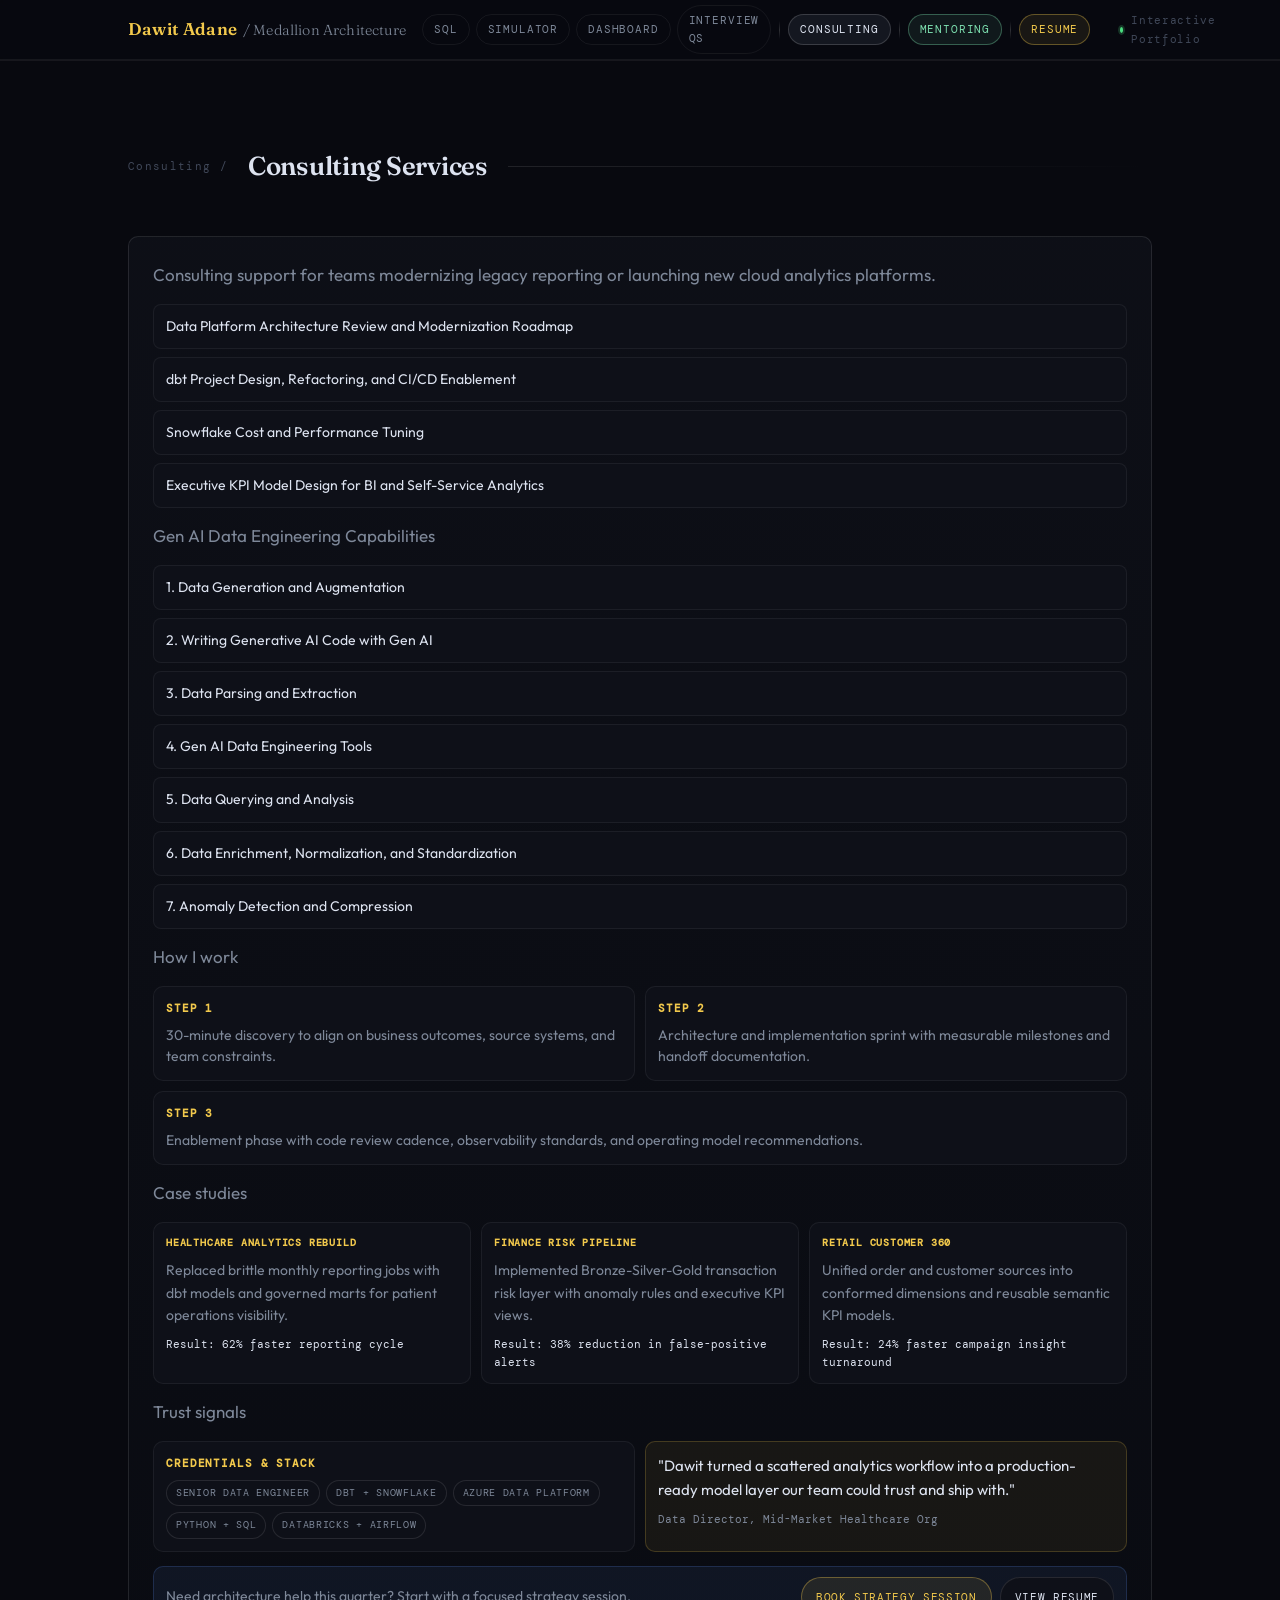
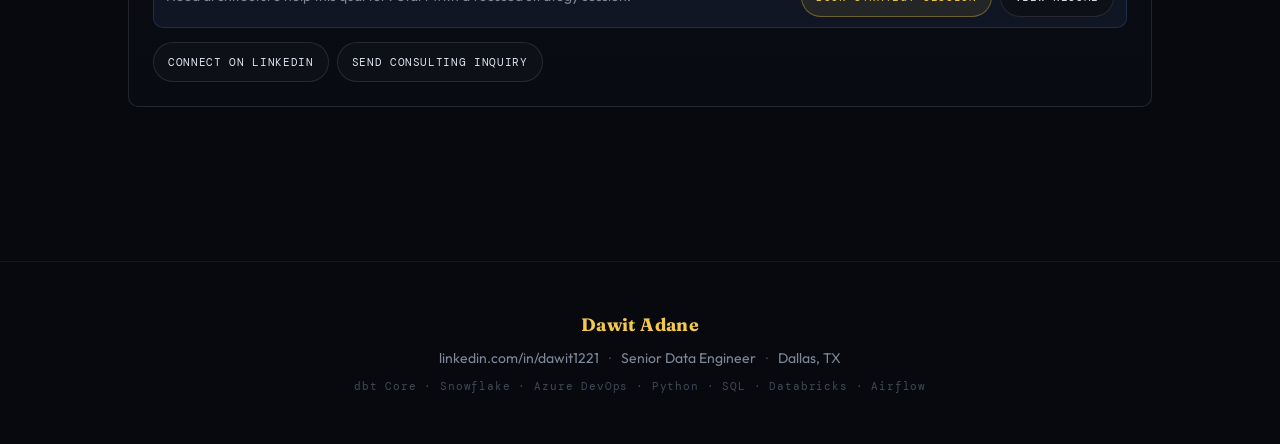
<file: consulting.html>
<!DOCTYPE html>
<html lang="en">
<head>
<meta charset="UTF-8">
<meta name="viewport" content="width=device-width, initial-scale=1.0">
<title>Consulting - Dawit Adane</title>
<meta name="description" content="Data engineering consulting services covering platform architecture, dbt transformation design, Snowflake optimization, and KPI model delivery.">
<link rel="canonical" href="consulting.html">
<meta property="og:type" content="website">
<meta property="og:title" content="Consulting - Dawit Adane">
<meta property="og:description" content="Consulting support for modern data platforms, analytics architecture, and Gen AI data engineering capabilities.">
<meta property="og:url" content="consulting.html">
<meta name="twitter:card" content="summary">
<meta name="twitter:title" content="Consulting - Dawit Adane">
<meta name="twitter:description" content="Senior Data Engineer consulting for architecture, reliability, and analytics outcomes.">
<link rel="preconnect" href="https://fonts.googleapis.com">
<link rel="preconnect" href="https://fonts.gstatic.com" crossorigin>
<link href="https://fonts.googleapis.com/css2?family=Fraunces:ital,opsz,wght@0,9..144,300;0,9..144,600;0,9..144,800;1,9..144,400&family=DM+Mono:wght@400;500&family=Outfit:wght@300;400;500;600&display=swap" rel="stylesheet">
<link rel="stylesheet" href="styles.css">
</head>
<body>
<nav class="nav">
  <div class="container" style="padding-top:0;padding-bottom:0;width:100%;">
    <div class="nav__inner">
      <div class="nav__brand">Dawit Adane<em>/ Medallion Architecture</em></div>
      <div class="nav__tabs" aria-label="Portfolio Sections">
        <a class="nav__tab" href="site-index.html#sql-section">SQL</a>
        <a class="nav__tab" href="site-index.html#sim-section">Simulator</a>
        <a class="nav__tab" href="site-index.html#dash-section">Dashboard</a>
        <a class="nav__tab" href="data-engineering-interview-questions.html">Interview Qs</a>
        <span class="nav__separator" aria-hidden="true"></span>
        <a class="nav__tab nav__tab--consulting is-active" href="consulting.html">Consulting</a>
        <span class="nav__separator" aria-hidden="true"></span>
        <a class="nav__tab nav__tab--mentoring" href="mentoring.html">Mentoring</a>
        <span class="nav__separator" aria-hidden="true"></span>
        <a class="nav__tab nav__tab--resume" href="resume.html">Resume</a>
      </div>
      <div class="nav__right"><div class="pulse"></div><span>Interactive Portfolio</span></div>
    </div>
  </div>
</nav>

<section class="section" id="consulting-section" style="padding-top: clamp(40px, 7vw, 84px);">
  <div class="container">
    <div class="section__header">
      <span class="section__num">Consulting /</span>
      <h1 class="section__title">Consulting Services</h1>
      <div class="section__line"></div>
    </div>

    <div class="service-card">
      <p class="service-card__intro">Consulting support for teams modernizing legacy reporting or launching new cloud analytics platforms.</p>
      <div class="service-list">
        <div class="service-list__row">Data Platform Architecture Review and Modernization Roadmap</div>
        <div class="service-list__row">dbt Project Design, Refactoring, and CI/CD Enablement</div>
        <div class="service-list__row">Snowflake Cost and Performance Tuning</div>
        <div class="service-list__row">Executive KPI Model Design for BI and Self-Service Analytics</div>
      </div>
      <p class="service-card__intro" style="margin-top:14px;">Gen AI Data Engineering Capabilities</p>
      <div class="service-list">
        <div class="service-list__row">1. Data Generation and Augmentation</div>
        <div class="service-list__row">2. Writing Generative AI Code with Gen AI</div>
        <div class="service-list__row">3. Data Parsing and Extraction</div>
        <div class="service-list__row">4. Gen AI Data Engineering Tools</div>
        <div class="service-list__row">5. Data Querying and Analysis</div>
        <div class="service-list__row">6. Data Enrichment, Normalization, and Standardization</div>
        <div class="service-list__row">7. Anomaly Detection and Compression</div>
      </div>
      <p class="service-card__intro" style="margin-top:14px;">How I work</p>
      <div class="service-grid">
        <div class="service-item"><h3>Step 1</h3><p>30-minute discovery to align on business outcomes, source systems, and team constraints.</p></div>
        <div class="service-item"><h3>Step 2</h3><p>Architecture and implementation sprint with measurable milestones and handoff documentation.</p></div>
        <div class="service-item service-item--wide"><h3>Step 3</h3><p>Enablement phase with code review cadence, observability standards, and operating model recommendations.</p></div>
      </div>

      <p class="service-card__intro" style="margin-top:14px;">Case studies</p>
      <div class="impact-grid">
        <article class="impact-card">
          <h3 class="impact-card__title">Healthcare Analytics Rebuild</h3>
          <p class="impact-card__body">Replaced brittle monthly reporting jobs with dbt models and governed marts for patient operations visibility.</p>
          <div class="impact-card__result">Result: 62% faster reporting cycle</div>
        </article>
        <article class="impact-card">
          <h3 class="impact-card__title">Finance Risk Pipeline</h3>
          <p class="impact-card__body">Implemented Bronze-Silver-Gold transaction risk layer with anomaly rules and executive KPI views.</p>
          <div class="impact-card__result">Result: 38% reduction in false-positive alerts</div>
        </article>
        <article class="impact-card">
          <h3 class="impact-card__title">Retail Customer 360</h3>
          <p class="impact-card__body">Unified order and customer sources into conformed dimensions and reusable semantic KPI models.</p>
          <div class="impact-card__result">Result: 24% faster campaign insight turnaround</div>
        </article>
      </div>

      <p class="service-card__intro" style="margin-top:14px;">Trust signals</p>
      <div class="trust-grid">
        <div class="service-item">
          <h3>Credentials &amp; Stack</h3>
          <div class="badge-list">
            <span>Senior Data Engineer</span>
            <span>dbt + Snowflake</span>
            <span>Azure Data Platform</span>
            <span>Python + SQL</span>
            <span>Databricks + Airflow</span>
          </div>
        </div>
        <div class="quote-card">
          <blockquote>"Dawit turned a scattered analytics workflow into a production-ready model layer our team could trust and ship with."</blockquote>
          <cite>Data Director, Mid-Market Healthcare Org</cite>
        </div>
      </div>

      <div class="cta-strip">
        <div class="cta-strip__text">Need architecture help this quarter? Start with a focused strategy session.</div>
        <div class="cta-strip__actions">
          <a class="resume-btn resume-btn--pdf" href="mailto:dawitadane1221@gmail.com?subject=Book%20Strategy%20Session">Book Strategy Session</a>
          <a class="resume-btn" href="resume.html">View Resume</a>
        </div>
      </div>
      <div class="service-cta">
        <a class="resume-btn" href="https://www.linkedin.com/in/dawit1221" target="_blank" rel="noopener">Connect on LinkedIn</a>
        <a class="resume-btn" href="mailto:dawitadane1221@gmail.com?subject=Consulting%20Inquiry">Send Consulting Inquiry</a>
      </div>
    </div>
  </div>
</section>

<footer class="footer">
  <div class="container">
    <div class="footer__inner">
      <div class="footer__name">Dawit Adane</div>
      <div class="footer__links">
        <a href="https://www.linkedin.com/in/dawit1221" target="_blank" rel="noopener">linkedin.com/in/dawit1221</a>
        <span class="footer__sep">·</span>
        <span>Senior Data Engineer</span>
        <span class="footer__sep">·</span>
        <span>Dallas, TX</span>
      </div>
      <div class="footer__stack">dbt Core · Snowflake · Azure DevOps · Python · SQL · Databricks · Airflow</div>
    </div>
  </div>
</footer>

</body>
</html>
</file>
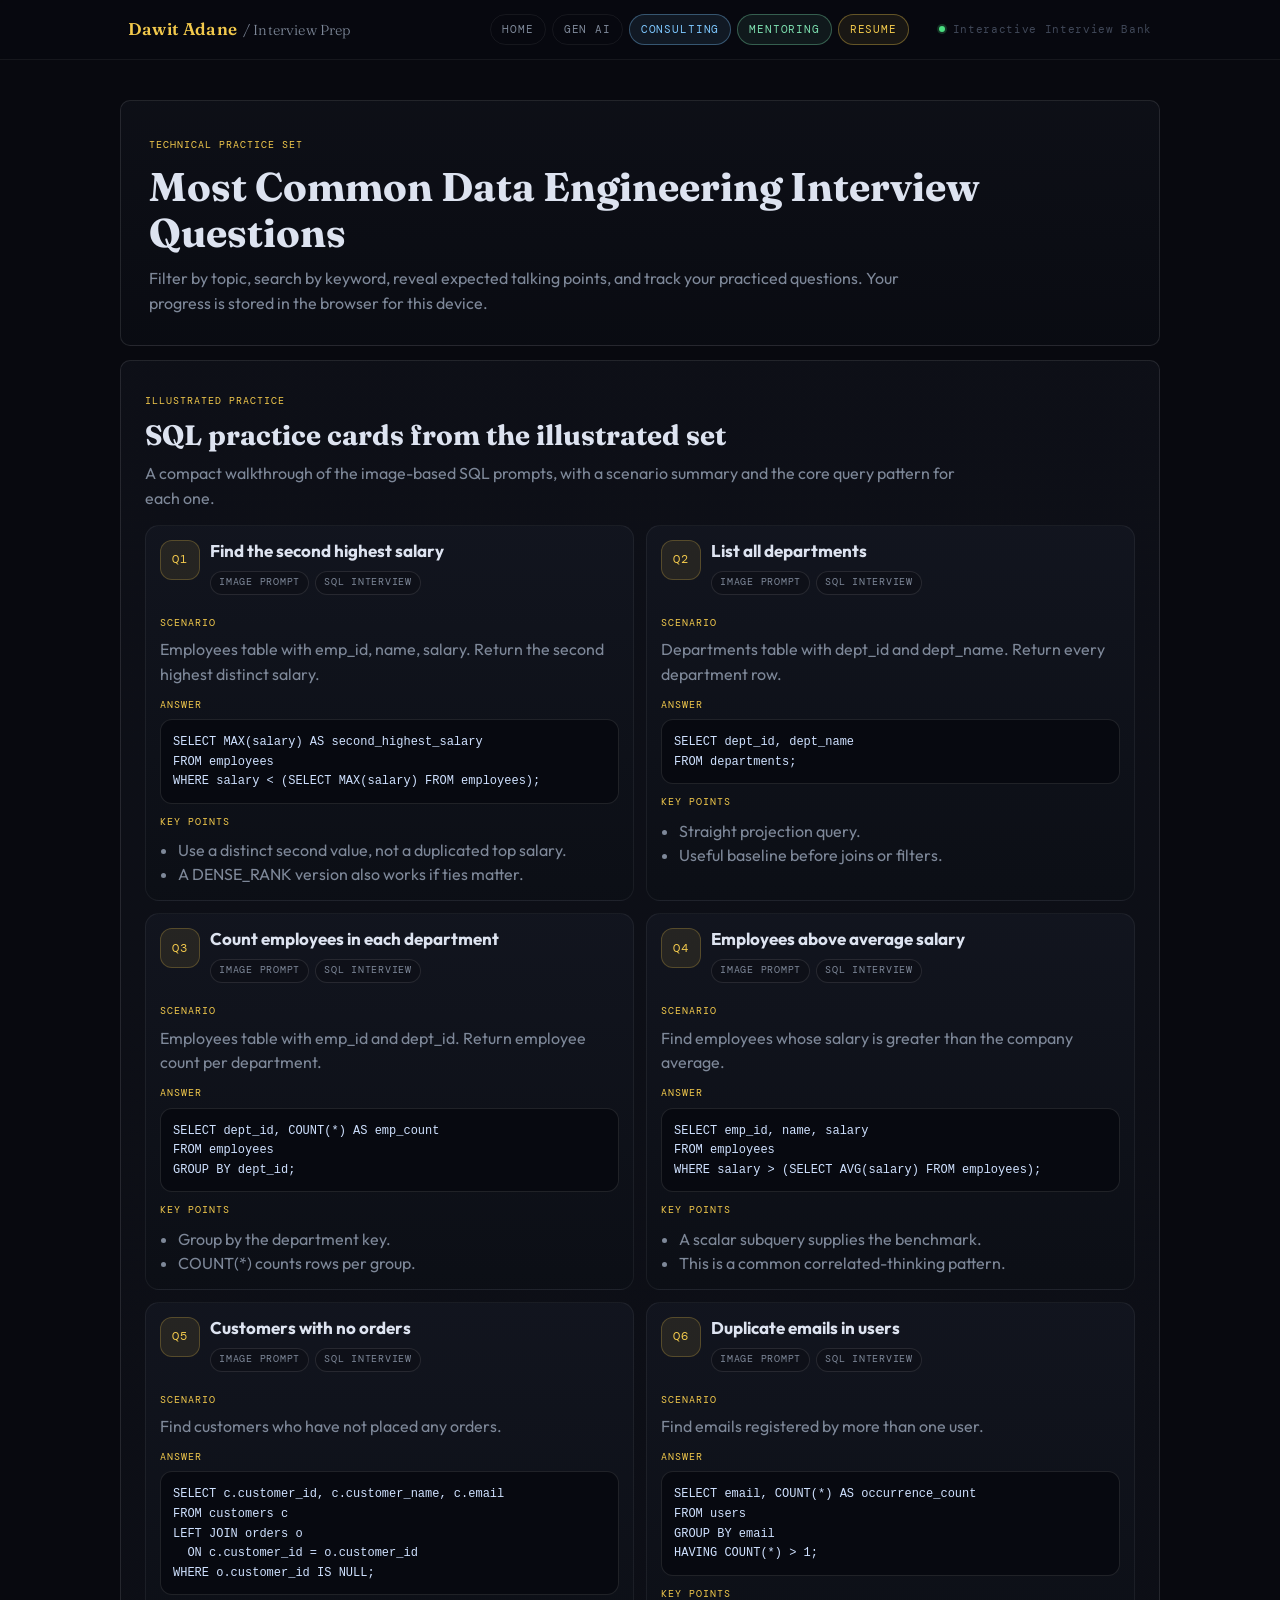
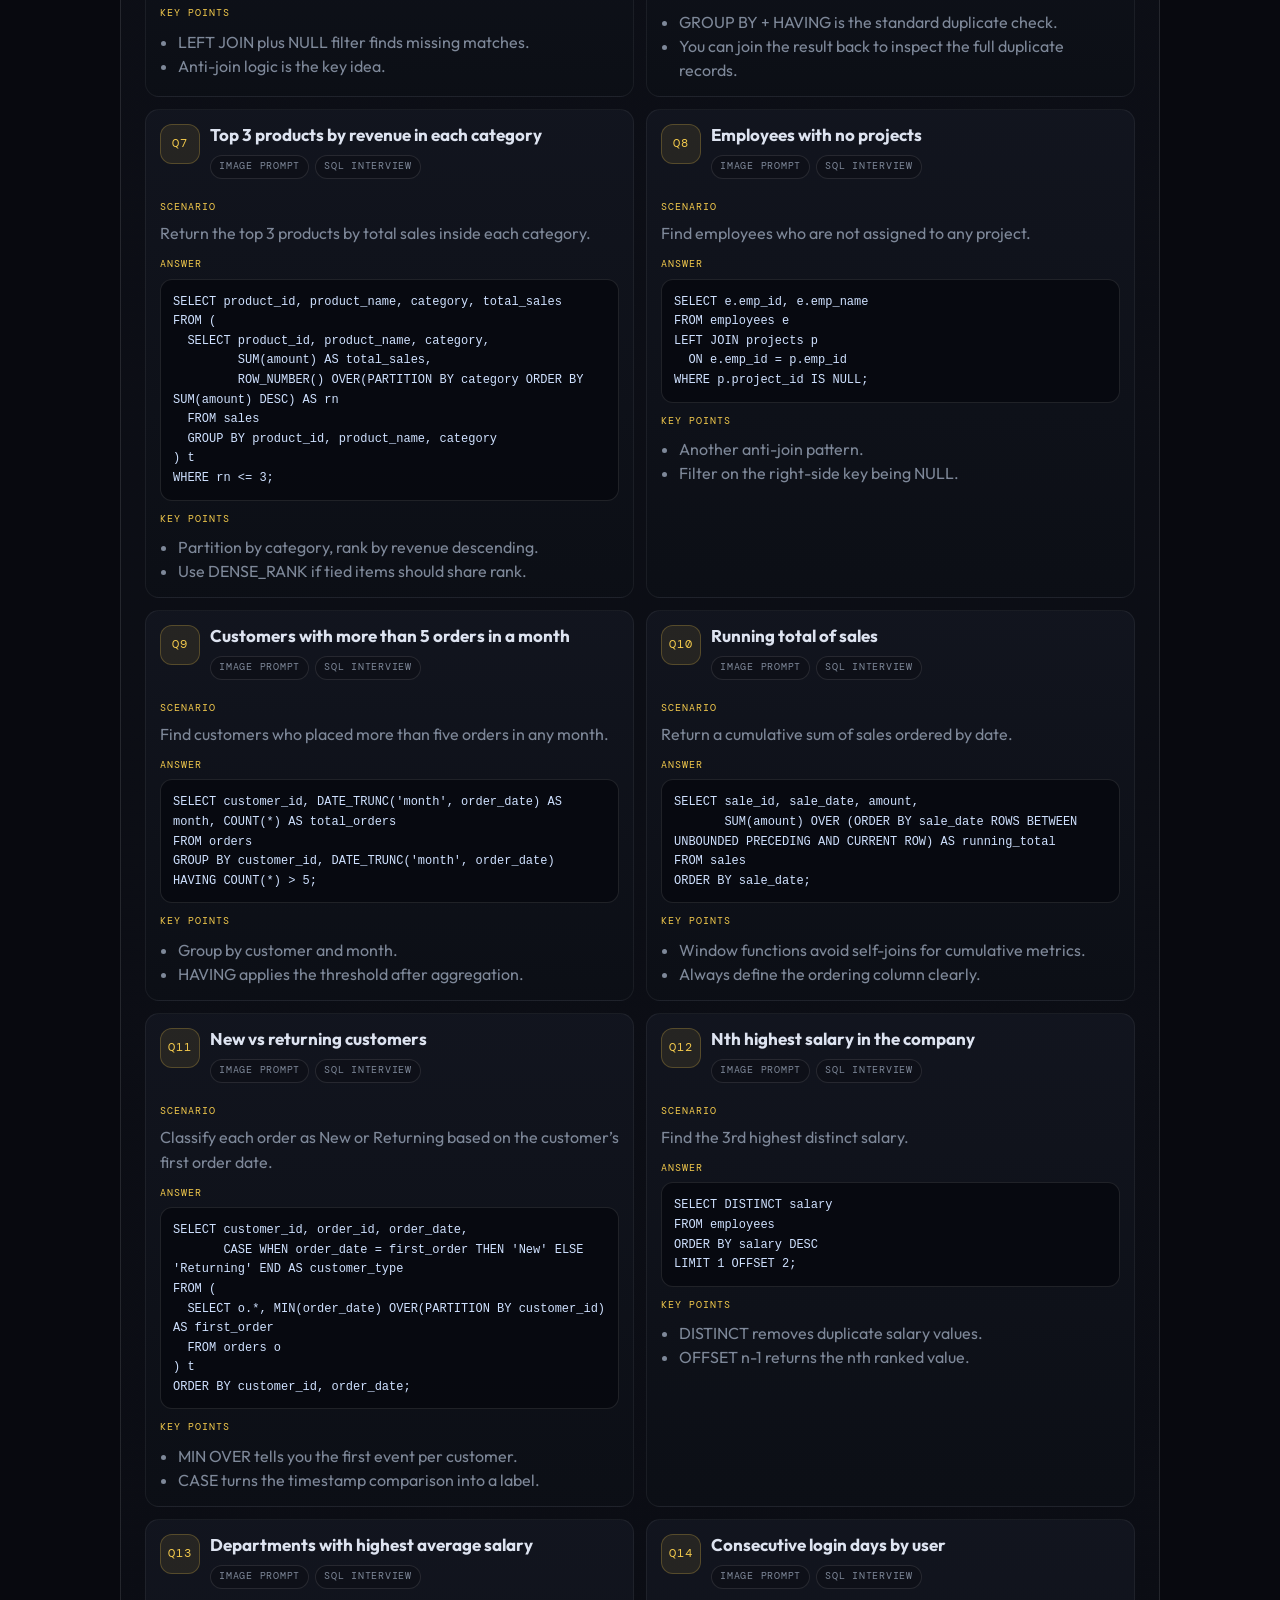
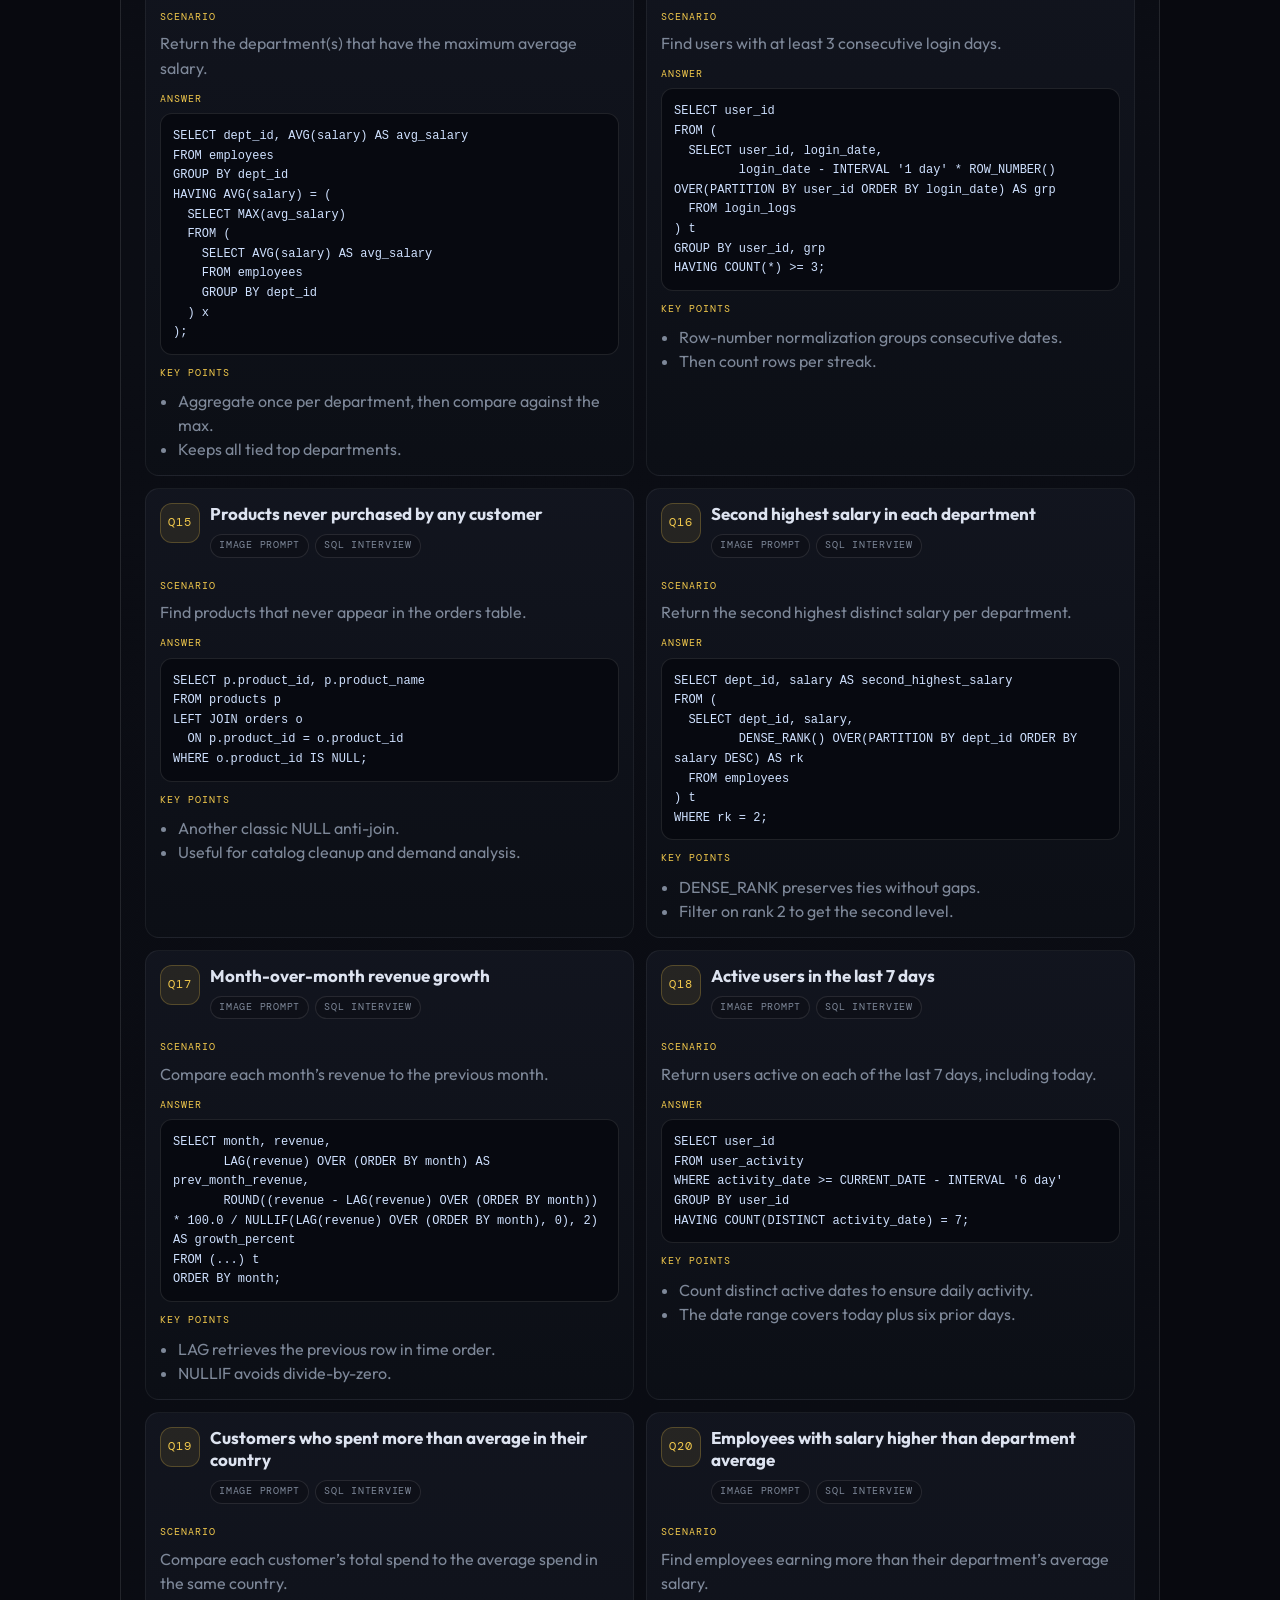
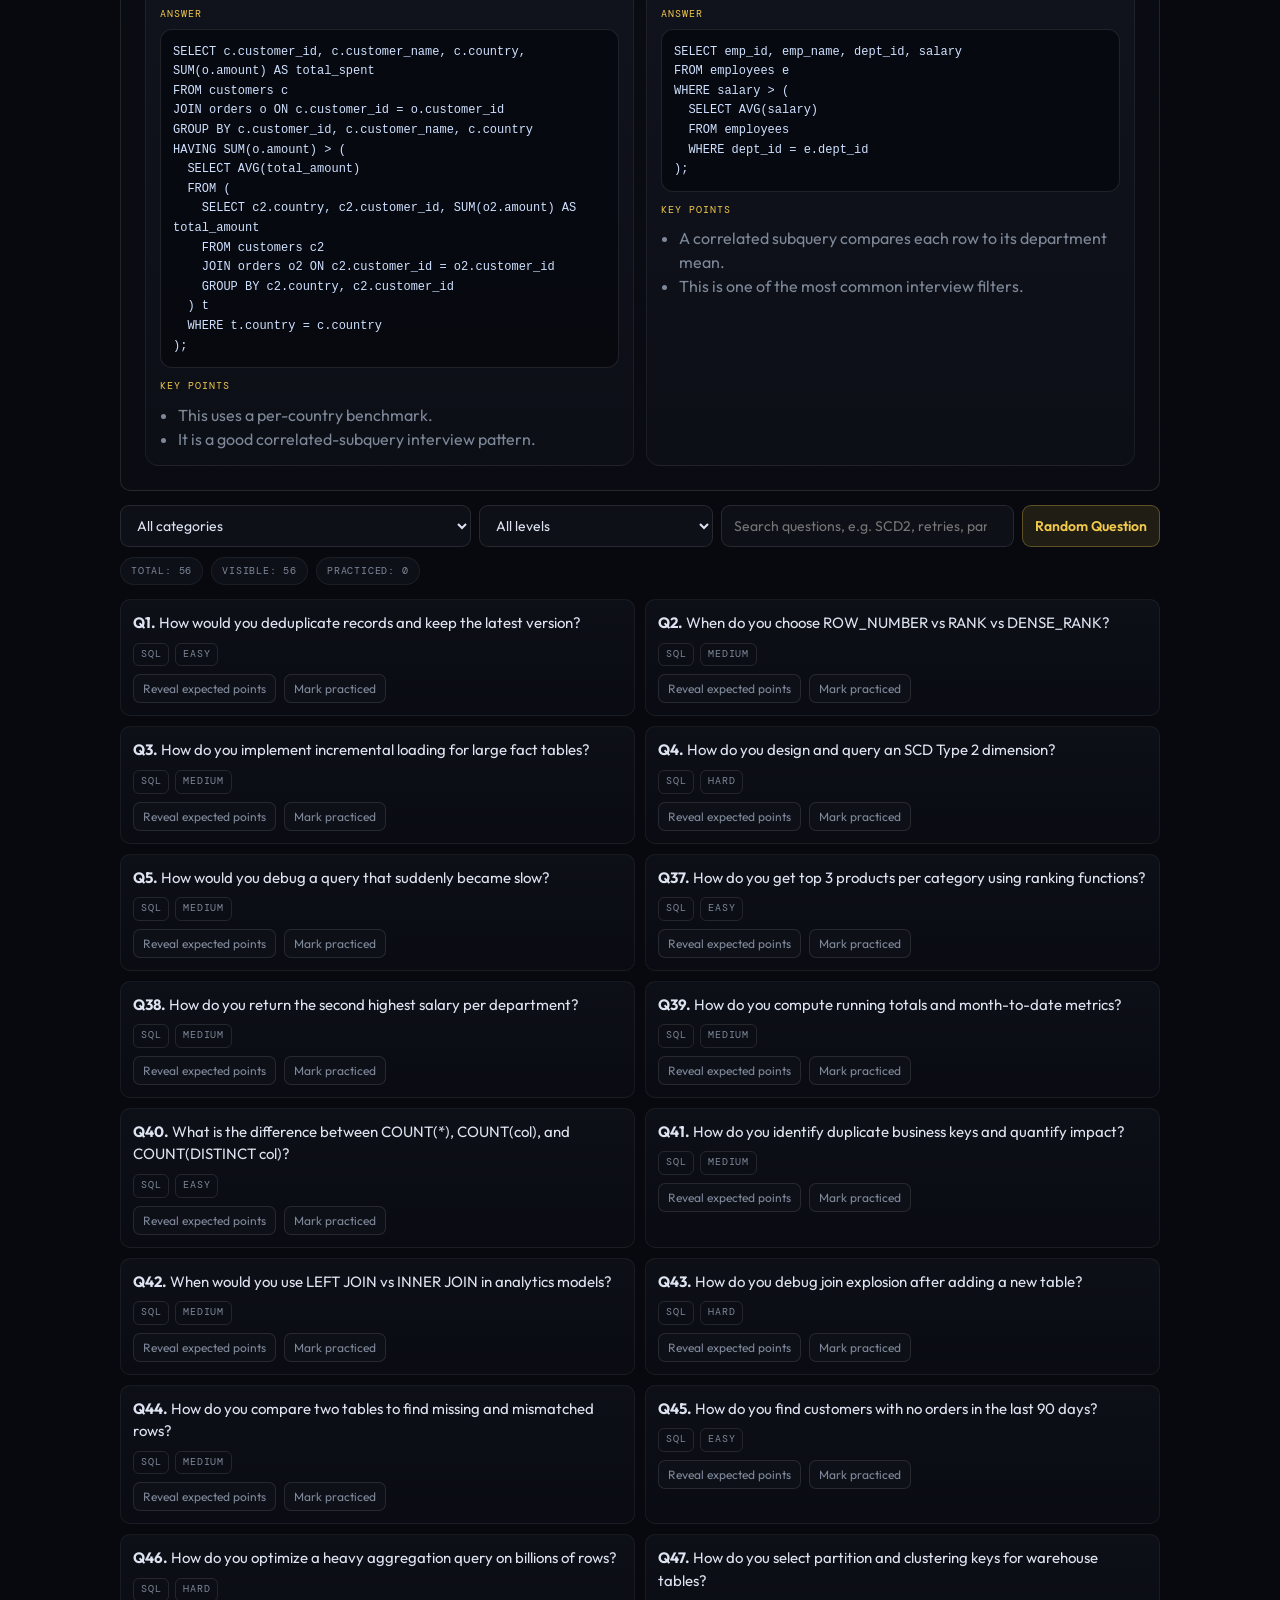
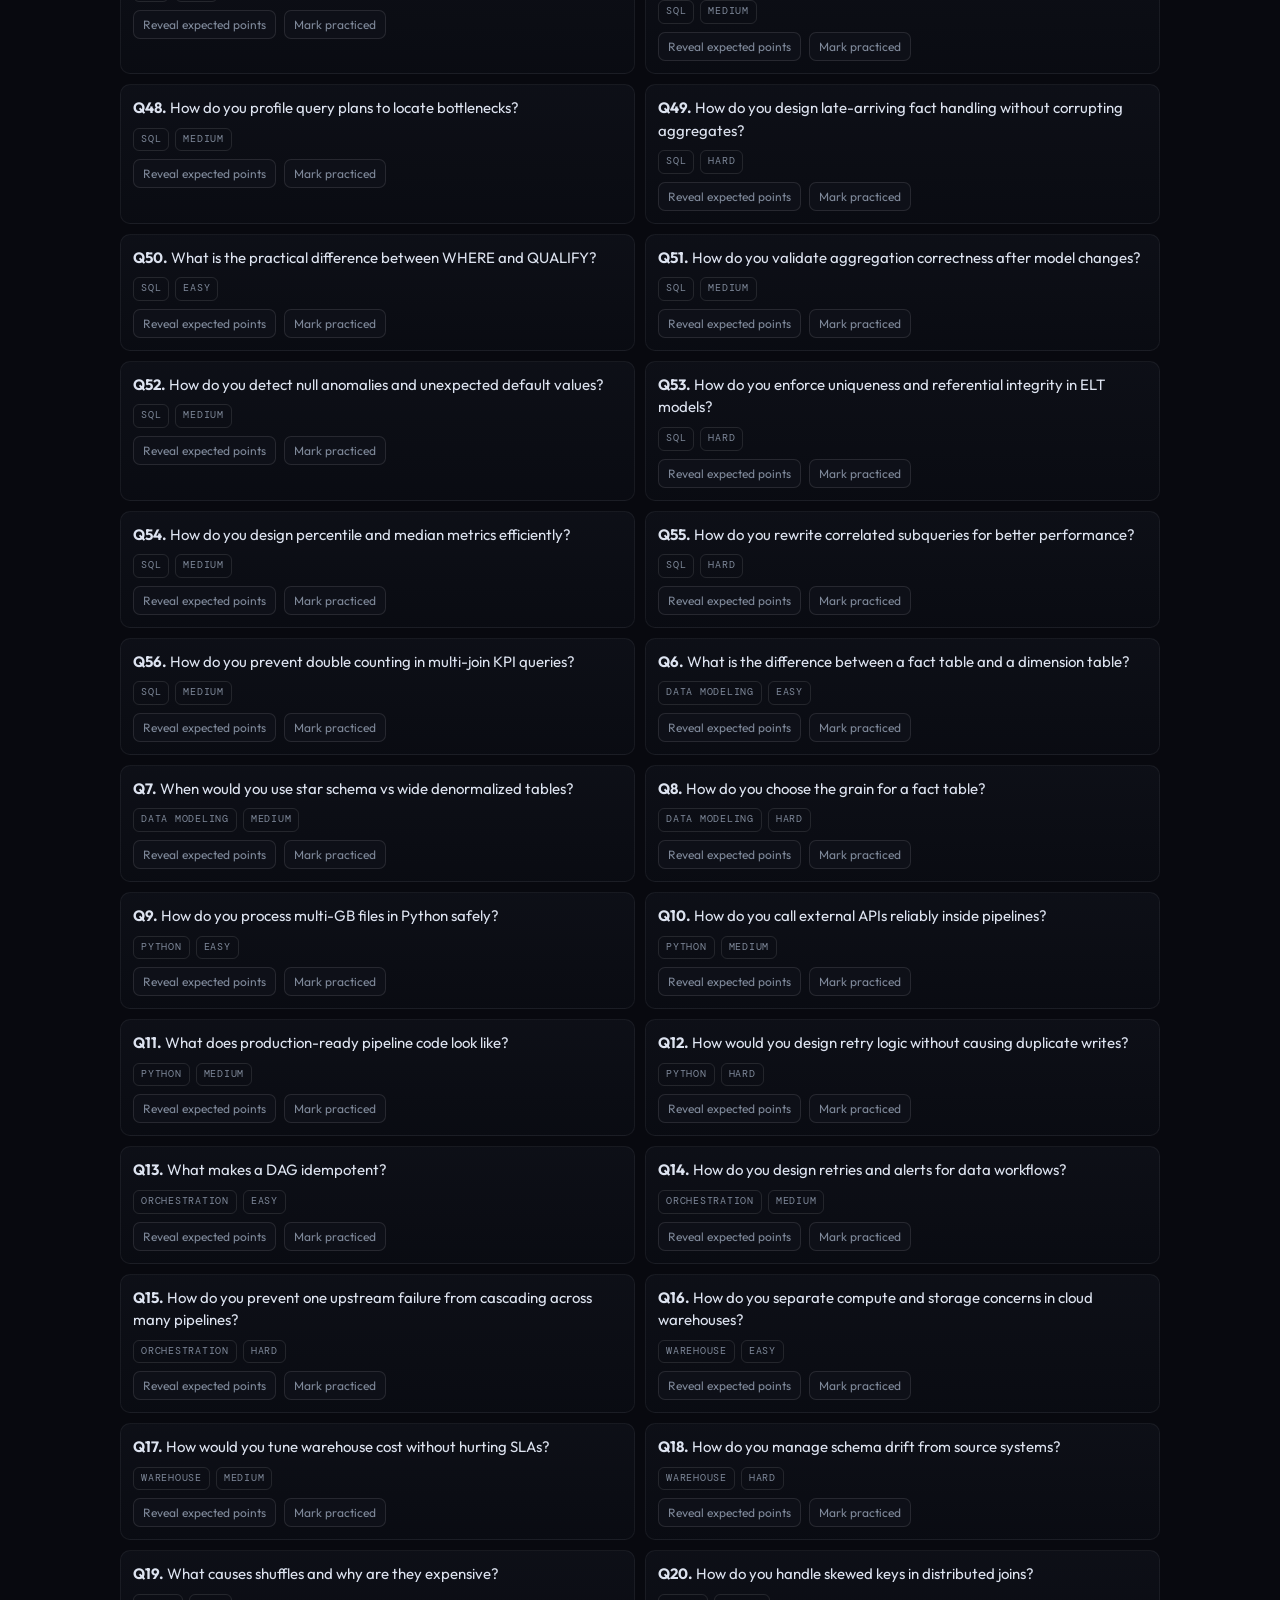
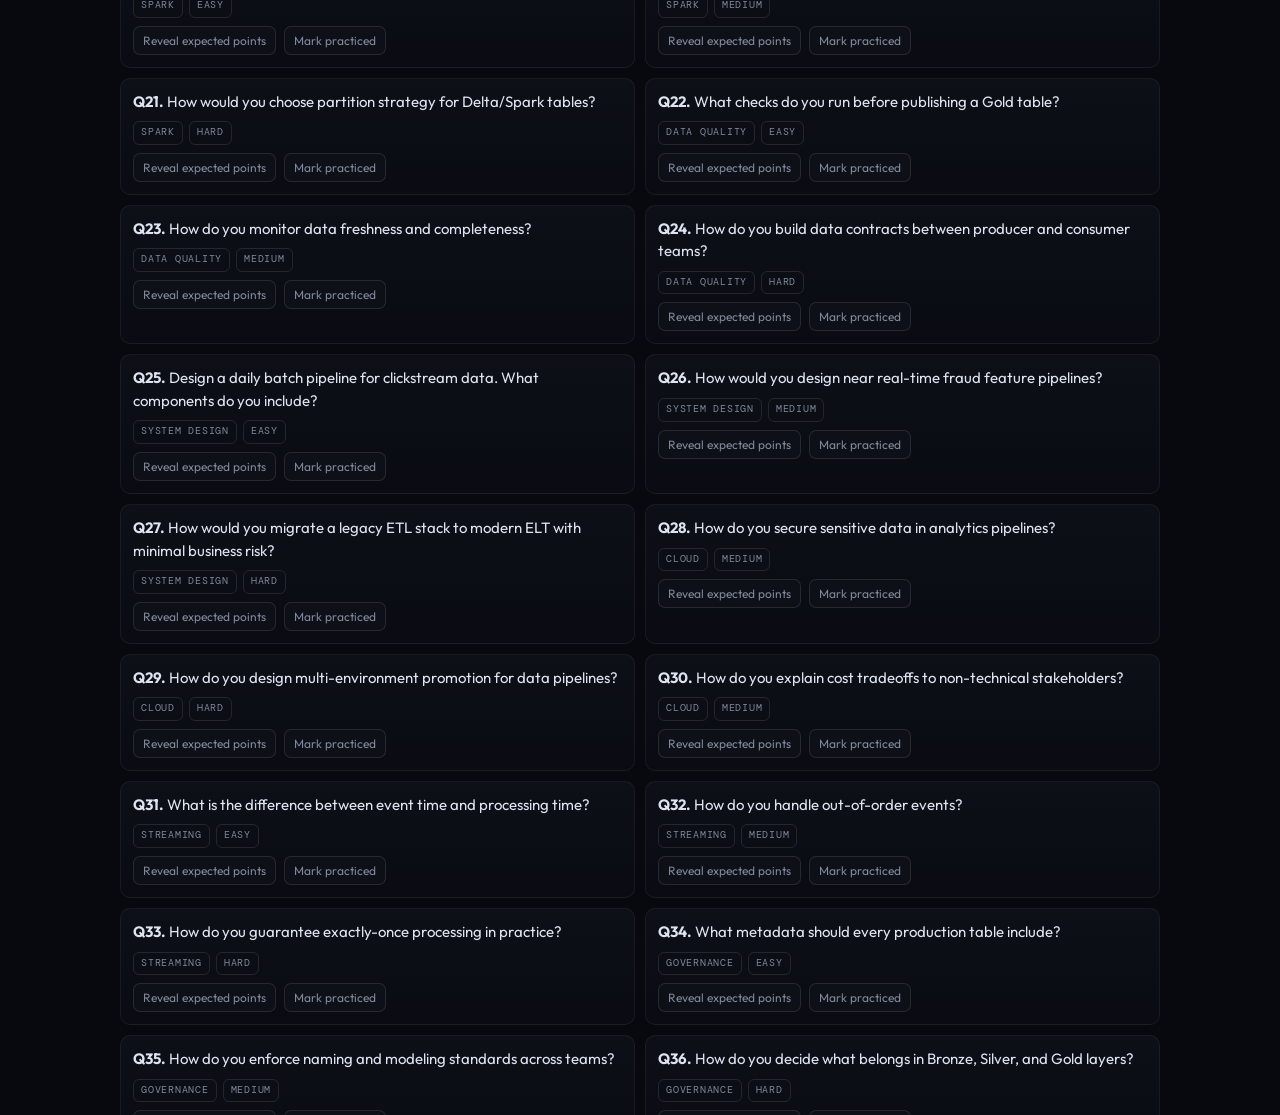
<file: data-engineering-interview-questions.html>
<!DOCTYPE html>
<html lang="en">
<head>
<meta charset="UTF-8">
<meta name="viewport" content="width=device-width, initial-scale=1.0">
<title>Data Engineering Technical Interview Questions</title>
<meta name="description" content="Interactive bank of common Data Engineering technical interview questions with filters, random prompts, and practice tracking.">
<link rel="canonical" href="data-engineering-interview-questions.html">
<meta property="og:type" content="website">
<meta property="og:title" content="Data Engineering Technical Interview Questions">
<meta property="og:description" content="Practice SQL, modeling, orchestration, performance, and data quality questions interactively.">
<meta property="og:url" content="data-engineering-interview-questions.html">
<meta name="twitter:card" content="summary">
<meta name="twitter:title" content="Data Engineering Technical Interview Questions">
<meta name="twitter:description" content="Interactive interview prep for SQL, joins, ranking, performance tuning, and data engineering system design.">
<link rel="preconnect" href="https://fonts.googleapis.com">
<link rel="preconnect" href="https://fonts.gstatic.com" crossorigin>
<link href="https://fonts.googleapis.com/css2?family=Fraunces:ital,opsz,wght@0,9..144,400;0,9..144,700;1,9..144,400&family=DM+Mono:wght@400;500&family=Outfit:wght@300;400;500;600;700&display=swap" rel="stylesheet">
<link rel="stylesheet" href="styles.css">
<style>
  .iq-shell {
    max-width: 1120px;
    margin: 0 auto;
    padding: clamp(20px, 4vw, 40px);
  }

  .iq-hero {
    background: linear-gradient(180deg, rgba(14,16,24,0.95), rgba(10,12,19,0.95));
    border: 1px solid var(--border-md);
    border-radius: var(--radius);
    padding: clamp(18px, 3vw, 28px);
    margin-bottom: 14px;
  }

  .iq-kicker {
    display: inline-block;
    font-family: var(--f-mono);
    font-size: 10px;
    letter-spacing: 0.1em;
    text-transform: uppercase;
    color: var(--gold);
    margin-bottom: 10px;
  }

  .iq-title {
    font-family: var(--f-display);
    font-size: clamp(24px, 4vw, 40px);
    line-height: 1.15;
    margin-bottom: 10px;
  }

  .iq-sub {
    color: var(--txt-2);
    max-width: 72ch;
    line-height: 1.6;
  }

  .sql-practice {
    background: linear-gradient(180deg, rgba(14,16,24,0.96), rgba(10,12,19,0.96));
    border: 1px solid var(--border-md);
    border-radius: var(--radius);
    padding: clamp(18px, 3vw, 24px);
    margin-bottom: 14px;
  }

  .sql-practice__head {
    display: flex;
    flex-wrap: wrap;
    align-items: flex-end;
    justify-content: space-between;
    gap: 10px;
    margin-bottom: 14px;
  }

  .sql-practice__title {
    font-family: var(--f-display);
    font-size: clamp(20px, 3vw, 28px);
    line-height: 1.15;
    margin: 0;
  }

  .sql-practice__sub {
    color: var(--txt-2);
    max-width: 76ch;
    line-height: 1.55;
    margin: 0;
  }

  .sql-practice__grid {
    display: grid;
    grid-template-columns: repeat(2, minmax(0, 1fr));
    gap: 12px;
  }

  .sql-practice__card {
    border: 1px solid var(--border);
    border-radius: 14px;
    background: linear-gradient(180deg, rgba(18,21,31,0.98), rgba(12,15,22,0.98));
    padding: 14px;
  }

  .sql-practice__cardHead {
    display: flex;
    align-items: flex-start;
    gap: 10px;
    margin-bottom: 10px;
  }

  .sql-practice__badge {
    flex: 0 0 auto;
    width: 40px;
    height: 40px;
    border-radius: 12px;
    border: 1px solid rgba(242,201,76,0.24);
    background: rgba(242,201,76,0.09);
    color: var(--gold);
    display: inline-flex;
    align-items: center;
    justify-content: center;
    font-family: var(--f-mono);
    font-size: 12px;
    letter-spacing: 0.06em;
  }

  .sql-practice__cardTitle {
    margin: 0;
    font-size: 17px;
    line-height: 1.35;
    color: var(--txt);
  }

  .sql-practice__meta {
    display: flex;
    flex-wrap: wrap;
    gap: 6px;
    margin: 8px 0 10px;
  }

  .sql-practice__pill {
    font-family: var(--f-mono);
    font-size: 9.5px;
    letter-spacing: 0.08em;
    text-transform: uppercase;
    color: var(--txt-2);
    border: 1px solid var(--border-md);
    border-radius: 999px;
    padding: 3px 8px;
    background: var(--bg-card);
  }

  .sql-practice__sectionLabel {
    font-family: var(--f-mono);
    font-size: 10px;
    letter-spacing: 0.1em;
    text-transform: uppercase;
    color: var(--gold);
    margin: 10px 0 6px;
  }

  .sql-practice__text {
    margin: 0;
    color: var(--txt-2);
    line-height: 1.55;
  }

  .sql-practice__code {
    margin: 0;
    border: 1px solid var(--border-md);
    border-radius: 12px;
    background: rgba(8,10,16,0.96);
    padding: 12px;
    color: #cfe1ff;
    overflow-x: auto;
    font-family: var(--f-mono);
    font-size: 12px;
    line-height: 1.55;
    white-space: pre-wrap;
  }

  .sql-practice__notes {
    margin: 8px 0 0;
    padding-left: 18px;
    color: var(--txt-2);
    line-height: 1.5;
  }

  .iq-controls {
    display: grid;
    grid-template-columns: 1.2fr 0.8fr 1fr auto;
    gap: 8px;
    margin-bottom: 10px;
  }

  .iq-field,
  .iq-search,
  .iq-btn {
    border-radius: 9px;
    border: 1px solid var(--border-md);
    background: var(--bg-card);
    color: var(--txt);
    padding: 10px 12px;
    font-family: var(--f-body);
    font-size: 14px;
  }

  .iq-btn {
    background: var(--gold-dim);
    color: var(--gold);
    border-color: rgba(242,201,76,0.3);
    font-weight: 600;
    cursor: pointer;
    transition: transform 0.2s var(--ease), background var(--dur) var(--ease);
  }

  .iq-btn:hover {
    transform: translateY(-1px);
    background: rgba(242,201,76,0.15);
  }

  .iq-stats {
    display: flex;
    flex-wrap: wrap;
    gap: 8px;
    margin-bottom: 14px;
  }

  .iq-chip {
    font-family: var(--f-mono);
    font-size: 10px;
    letter-spacing: 0.08em;
    text-transform: uppercase;
    color: var(--txt-2);
    background: var(--bg-card);
    border: 1px solid var(--border);
    border-radius: 999px;
    padding: 5px 10px;
  }

  .iq-list {
    display: grid;
    grid-template-columns: repeat(2, minmax(0, 1fr));
    gap: 10px;
  }

  .iq-card {
    background: linear-gradient(180deg, rgba(14,16,24,0.96), rgba(10,12,19,0.96));
    border: 1px solid var(--border);
    border-radius: 10px;
    padding: 12px;
    transition: border-color var(--dur) var(--ease), box-shadow var(--dur) var(--ease);
  }

  .iq-card.hit {
    border-color: rgba(242,201,76,0.4);
    box-shadow: 0 0 0 1px rgba(242,201,76,0.14), 0 8px 26px rgba(242,201,76,0.07);
  }

  .iq-head {
    display: flex;
    align-items: flex-start;
    justify-content: space-between;
    gap: 8px;
    margin-bottom: 8px;
  }

  .iq-q {
    color: var(--txt);
    font-size: 15px;
    line-height: 1.5;
  }

  .iq-tags {
    display: flex;
    flex-wrap: wrap;
    gap: 6px;
    margin-bottom: 8px;
  }

  .iq-tag {
    font-family: var(--f-mono);
    font-size: 9.5px;
    text-transform: uppercase;
    letter-spacing: 0.08em;
    border: 1px solid var(--border-md);
    color: var(--txt-2);
    border-radius: 6px;
    padding: 3px 7px;
  }

  .iq-actions {
    display: flex;
    flex-wrap: wrap;
    gap: 8px;
  }

  .iq-mini-btn {
    border: 1px solid var(--border-md);
    background: var(--bg-card);
    color: var(--txt-2);
    border-radius: 7px;
    padding: 6px 9px;
    font-size: 12px;
    cursor: pointer;
    transition: all var(--dur) var(--ease);
  }

  .iq-mini-btn:hover {
    border-color: var(--border-hi);
    color: var(--txt);
  }

  .iq-mini-btn.done {
    color: var(--green);
    border-color: rgba(74,222,128,0.28);
    background: rgba(74,222,128,0.08);
  }

  .iq-points {
    margin-top: 8px;
    border-top: 1px solid var(--border);
    padding-top: 8px;
    color: var(--txt-2);
    line-height: 1.55;
    display: none;
  }

  .iq-points.open {
    display: block;
  }

  .iq-empty {
    color: var(--txt-2);
    border: 1px dashed var(--border-hi);
    border-radius: 10px;
    padding: 16px;
    text-align: center;
  }

  @media (max-width: 900px) {
    .iq-controls {
      grid-template-columns: 1fr;
    }

    .iq-list {
      grid-template-columns: 1fr;
    }
  }
</style>
</head>
<body>
<nav class="nav">
  <div class="container" style="padding-top:0;padding-bottom:0;width:100%;">
    <div class="nav__inner">
      <div class="nav__brand">Dawit Adane<em>/ Interview Prep</em></div>
      <div class="nav__tabs" aria-label="Portfolio Sections">
        <a class="nav__tab" href="site-index.html">Home</a>
        <a class="nav__tab" href="gen-ai.html">Gen AI</a>
        <a class="nav__tab nav__tab--consulting" href="consulting.html">Consulting</a>
        <a class="nav__tab nav__tab--mentoring" href="mentoring.html">Mentoring</a>
        <a class="nav__tab nav__tab--resume" href="resume.html">Resume</a>
      </div>
      <div class="nav__right"><div class="pulse"></div><span>Interactive Interview Bank</span></div>
    </div>
  </div>
</nav>

<main class="iq-shell">
  <section class="iq-hero">
    <div class="iq-kicker">Technical Practice Set</div>
    <h1 class="iq-title">Most Common Data Engineering Interview Questions</h1>
    <p class="iq-sub">Filter by topic, search by keyword, reveal expected talking points, and track your practiced questions. Your progress is stored in the browser for this device.</p>
  </section>

  <section class="sql-practice" aria-labelledby="sql-practice-title">
    <div class="sql-practice__head">
      <div>
        <div class="iq-kicker">Illustrated Practice</div>
        <h2 class="sql-practice__title" id="sql-practice-title">SQL practice cards from the illustrated set</h2>
      </div>
      <p class="sql-practice__sub">A compact walkthrough of the image-based SQL prompts, with a scenario summary and the core query pattern for each one.</p>
    </div>
    <div id="sql-practice-grid" class="sql-practice__grid"></div>
  </section>

  <section>
    <div class="iq-controls">
      <select id="category" class="iq-field" aria-label="Filter by category">
        <option value="all">All categories</option>
      </select>
      <select id="level" class="iq-field" aria-label="Filter by level">
        <option value="all">All levels</option>
        <option value="easy">Easy</option>
        <option value="medium">Medium</option>
        <option value="hard">Hard</option>
      </select>
      <input id="search" class="iq-search" type="search" placeholder="Search questions, e.g. SCD2, retries, partition" aria-label="Search questions">
      <button id="random" class="iq-btn" type="button">Random Question</button>
    </div>

    <div class="iq-stats">
      <span class="iq-chip" id="stat-total">Total: 0</span>
      <span class="iq-chip" id="stat-visible">Visible: 0</span>
      <span class="iq-chip" id="stat-practiced">Practiced: 0</span>
    </div>

    <div id="list" class="iq-list"></div>
  </section>
</main>

<script>
const SQL_PRACTICE_CARDS = [
  { num: 1, title: "Find the second highest salary", scenario: "Employees table with emp_id, name, salary. Return the second highest distinct salary.", answer: "SELECT MAX(salary) AS second_highest_salary\nFROM employees\nWHERE salary < (SELECT MAX(salary) FROM employees);", notes: ["Use a distinct second value, not a duplicated top salary.", "A DENSE_RANK version also works if ties matter."] },
  { num: 2, title: "List all departments", scenario: "Departments table with dept_id and dept_name. Return every department row.", answer: "SELECT dept_id, dept_name\nFROM departments;", notes: ["Straight projection query.", "Useful baseline before joins or filters."] },
  { num: 3, title: "Count employees in each department", scenario: "Employees table with emp_id and dept_id. Return employee count per department.", answer: "SELECT dept_id, COUNT(*) AS emp_count\nFROM employees\nGROUP BY dept_id;", notes: ["Group by the department key.", "COUNT(*) counts rows per group."] },
  { num: 4, title: "Employees above average salary", scenario: "Find employees whose salary is greater than the company average.", answer: "SELECT emp_id, name, salary\nFROM employees\nWHERE salary > (SELECT AVG(salary) FROM employees);", notes: ["A scalar subquery supplies the benchmark.", "This is a common correlated-thinking pattern."] },
  { num: 5, title: "Customers with no orders", scenario: "Find customers who have not placed any orders.", answer: "SELECT c.customer_id, c.customer_name, c.email\nFROM customers c\nLEFT JOIN orders o\n  ON c.customer_id = o.customer_id\nWHERE o.customer_id IS NULL;", notes: ["LEFT JOIN plus NULL filter finds missing matches.", "Anti-join logic is the key idea."] },
  { num: 6, title: "Duplicate emails in users", scenario: "Find emails registered by more than one user.", answer: "SELECT email, COUNT(*) AS occurrence_count\nFROM users\nGROUP BY email\nHAVING COUNT(*) > 1;", notes: ["GROUP BY + HAVING is the standard duplicate check.", "You can join the result back to inspect the full duplicate records."] },
  { num: 7, title: "Top 3 products by revenue in each category", scenario: "Return the top 3 products by total sales inside each category.", answer: "SELECT product_id, product_name, category, total_sales\nFROM (\n  SELECT product_id, product_name, category,\n         SUM(amount) AS total_sales,\n         ROW_NUMBER() OVER(PARTITION BY category ORDER BY SUM(amount) DESC) AS rn\n  FROM sales\n  GROUP BY product_id, product_name, category\n) t\nWHERE rn <= 3;", notes: ["Partition by category, rank by revenue descending.", "Use DENSE_RANK if tied items should share rank."] },
  { num: 8, title: "Employees with no projects", scenario: "Find employees who are not assigned to any project.", answer: "SELECT e.emp_id, e.emp_name\nFROM employees e\nLEFT JOIN projects p\n  ON e.emp_id = p.emp_id\nWHERE p.project_id IS NULL;", notes: ["Another anti-join pattern.", "Filter on the right-side key being NULL."] },
  { num: 9, title: "Customers with more than 5 orders in a month", scenario: "Find customers who placed more than five orders in any month.", answer: "SELECT customer_id, DATE_TRUNC('month', order_date) AS month, COUNT(*) AS total_orders\nFROM orders\nGROUP BY customer_id, DATE_TRUNC('month', order_date)\nHAVING COUNT(*) > 5;", notes: ["Group by customer and month.", "HAVING applies the threshold after aggregation."] },
  { num: 10, title: "Running total of sales", scenario: "Return a cumulative sum of sales ordered by date.", answer: "SELECT sale_id, sale_date, amount,\n       SUM(amount) OVER (ORDER BY sale_date ROWS BETWEEN UNBOUNDED PRECEDING AND CURRENT ROW) AS running_total\nFROM sales\nORDER BY sale_date;", notes: ["Window functions avoid self-joins for cumulative metrics.", "Always define the ordering column clearly."] },
  { num: 11, title: "New vs returning customers", scenario: "Classify each order as New or Returning based on the customer’s first order date.", answer: "SELECT customer_id, order_id, order_date,\n       CASE WHEN order_date = first_order THEN 'New' ELSE 'Returning' END AS customer_type\nFROM (\n  SELECT o.*, MIN(order_date) OVER(PARTITION BY customer_id) AS first_order\n  FROM orders o\n) t\nORDER BY customer_id, order_date;", notes: ["MIN OVER tells you the first event per customer.", "CASE turns the timestamp comparison into a label."] },
  { num: 12, title: "Nth highest salary in the company", scenario: "Find the 3rd highest distinct salary.", answer: "SELECT DISTINCT salary\nFROM employees\nORDER BY salary DESC\nLIMIT 1 OFFSET 2;", notes: ["DISTINCT removes duplicate salary values.", "OFFSET n-1 returns the nth ranked value."] },
  { num: 13, title: "Departments with highest average salary", scenario: "Return the department(s) that have the maximum average salary.", answer: "SELECT dept_id, AVG(salary) AS avg_salary\nFROM employees\nGROUP BY dept_id\nHAVING AVG(salary) = (\n  SELECT MAX(avg_salary)\n  FROM (\n    SELECT AVG(salary) AS avg_salary\n    FROM employees\n    GROUP BY dept_id\n  ) x\n);", notes: ["Aggregate once per department, then compare against the max.", "Keeps all tied top departments."] },
  { num: 14, title: "Consecutive login days by user", scenario: "Find users with at least 3 consecutive login days.", answer: "SELECT user_id\nFROM (\n  SELECT user_id, login_date,\n         login_date - INTERVAL '1 day' * ROW_NUMBER() OVER(PARTITION BY user_id ORDER BY login_date) AS grp\n  FROM login_logs\n) t\nGROUP BY user_id, grp\nHAVING COUNT(*) >= 3;", notes: ["Row-number normalization groups consecutive dates.", "Then count rows per streak."] },
  { num: 15, title: "Products never purchased by any customer", scenario: "Find products that never appear in the orders table.", answer: "SELECT p.product_id, p.product_name\nFROM products p\nLEFT JOIN orders o\n  ON p.product_id = o.product_id\nWHERE o.product_id IS NULL;", notes: ["Another classic NULL anti-join.", "Useful for catalog cleanup and demand analysis."] },
  { num: 16, title: "Second highest salary in each department", scenario: "Return the second highest distinct salary per department.", answer: "SELECT dept_id, salary AS second_highest_salary\nFROM (\n  SELECT dept_id, salary,\n         DENSE_RANK() OVER(PARTITION BY dept_id ORDER BY salary DESC) AS rk\n  FROM employees\n) t\nWHERE rk = 2;", notes: ["DENSE_RANK preserves ties without gaps.", "Filter on rank 2 to get the second level."] },
  { num: 17, title: "Month-over-month revenue growth", scenario: "Compare each month’s revenue to the previous month.", answer: "SELECT month, revenue,\n       LAG(revenue) OVER (ORDER BY month) AS prev_month_revenue,\n       ROUND((revenue - LAG(revenue) OVER (ORDER BY month)) * 100.0 / NULLIF(LAG(revenue) OVER (ORDER BY month), 0), 2) AS growth_percent\nFROM (...) t\nORDER BY month;", notes: ["LAG retrieves the previous row in time order.", "NULLIF avoids divide-by-zero."] },
  { num: 18, title: "Active users in the last 7 days", scenario: "Return users active on each of the last 7 days, including today.", answer: "SELECT user_id\nFROM user_activity\nWHERE activity_date >= CURRENT_DATE - INTERVAL '6 day'\nGROUP BY user_id\nHAVING COUNT(DISTINCT activity_date) = 7;", notes: ["Count distinct active dates to ensure daily activity.", "The date range covers today plus six prior days."] },
  { num: 19, title: "Customers who spent more than average in their country", scenario: "Compare each customer’s total spend to the average spend in the same country.", answer: "SELECT c.customer_id, c.customer_name, c.country, SUM(o.amount) AS total_spent\nFROM customers c\nJOIN orders o ON c.customer_id = o.customer_id\nGROUP BY c.customer_id, c.customer_name, c.country\nHAVING SUM(o.amount) > (\n  SELECT AVG(total_amount)\n  FROM (\n    SELECT c2.country, c2.customer_id, SUM(o2.amount) AS total_amount\n    FROM customers c2\n    JOIN orders o2 ON c2.customer_id = o2.customer_id\n    GROUP BY c2.country, c2.customer_id\n  ) t\n  WHERE t.country = c.country\n);", notes: ["This uses a per-country benchmark.", "It is a good correlated-subquery interview pattern."] },
  { num: 20, title: "Employees with salary higher than department average", scenario: "Find employees earning more than their department’s average salary.", answer: "SELECT emp_id, emp_name, dept_id, salary\nFROM employees e\nWHERE salary > (\n  SELECT AVG(salary)\n  FROM employees\n  WHERE dept_id = e.dept_id\n);", notes: ["A correlated subquery compares each row to its department mean.", "This is one of the most common interview filters."] }
];

const QUESTIONS = [
  { id: 1, cat: "SQL", level: "easy", q: "How would you deduplicate records and keep the latest version?", points: ["Use ROW_NUMBER partitioned by business key", "Order by event/update timestamp descending", "Filter to row_number = 1", "Define tie-breaker to keep deterministic output"] },
  { id: 2, cat: "SQL", level: "medium", q: "When do you choose ROW_NUMBER vs RANK vs DENSE_RANK?", points: ["ROW_NUMBER for strict single-row selection", "RANK for tied ranking with gaps", "DENSE_RANK for tied ranking without gaps", "Mention deduplication usually uses ROW_NUMBER"] },
  { id: 3, cat: "SQL", level: "medium", q: "How do you implement incremental loading for large fact tables?", points: ["Use watermark column like updated_at", "Load only new or changed records", "Use MERGE for upsert semantics", "Support backfill window for late data"] },
  { id: 4, cat: "SQL", level: "hard", q: "How do you design and query an SCD Type 2 dimension?", points: ["Store surrogate key and business key", "Track effective_start, effective_end, current_flag", "Expire old record and insert new row on change", "Join facts by business date in validity range"] },
  { id: 5, cat: "SQL", level: "medium", q: "How would you debug a query that suddenly became slow?", points: ["Check execution plan and scan size", "Review join cardinality and skew", "Validate partition/clustering pruning", "Break logic into staged transformations"] },
  { id: 37, cat: "SQL", level: "easy", q: "How do you get top 3 products per category using ranking functions?", points: ["Use ROW_NUMBER or DENSE_RANK partitioned by category", "Order by metric descending inside partition", "Filter to rank <= 3", "Explain tie behavior and when to choose DENSE_RANK"] },
  { id: 38, cat: "SQL", level: "medium", q: "How do you return the second highest salary per department?", points: ["Use DENSE_RANK over department ordered by salary desc", "Filter where rank = 2", "Handle departments with fewer than two salaries", "Mention null/duplicate salary edge cases"] },
  { id: 39, cat: "SQL", level: "medium", q: "How do you compute running totals and month-to-date metrics?", points: ["Use SUM with window function", "Partition by dimension and order by date", "Define frame correctly for cumulative logic", "Reset logic by month for MTD"] },
  { id: 40, cat: "SQL", level: "easy", q: "What is the difference between COUNT(*), COUNT(col), and COUNT(DISTINCT col)?", points: ["COUNT(*) includes all rows", "COUNT(col) excludes nulls", "COUNT(DISTINCT) counts unique non-null values", "Discuss performance tradeoff for DISTINCT"] },
  { id: 41, cat: "SQL", level: "medium", q: "How do you identify duplicate business keys and quantify impact?", points: ["Group by business key with HAVING COUNT(*) > 1", "Return duplicate counts by key", "Estimate affected downstream records", "Define remediation: keep latest or merge"] },
  { id: 42, cat: "SQL", level: "medium", q: "When would you use LEFT JOIN vs INNER JOIN in analytics models?", points: ["INNER keeps matched records only", "LEFT keeps full left-side population", "Choose based on business completeness requirement", "Validate row-count impact after join"] },
  { id: 43, cat: "SQL", level: "hard", q: "How do you debug join explosion after adding a new table?", points: ["Validate key cardinality (1:1, 1:N, N:M)", "Check duplicate keys on both sides", "Profile row counts at each join step", "Pre-aggregate/deduplicate before joining"] },
  { id: 44, cat: "SQL", level: "medium", q: "How do you compare two tables to find missing and mismatched rows?", points: ["Use EXCEPT/MINUS or FULL OUTER JOIN", "Compare key presence and critical columns", "Tag differences by type (missing/mismatch)", "Use hash checks for wide row comparisons"] },
  { id: 45, cat: "SQL", level: "easy", q: "How do you find customers with no orders in the last 90 days?", points: ["LEFT JOIN customers to filtered recent orders", "Find rows where order key is null", "Use date filters in join condition", "Consider timezone/date boundary correctness"] },
  { id: 46, cat: "SQL", level: "hard", q: "How do you optimize a heavy aggregation query on billions of rows?", points: ["Push filters early and reduce scanned partitions", "Use pre-aggregation/materialized layers", "Avoid repeated expensive expressions", "Tune clustering/partition keys for access pattern"] },
  { id: 47, cat: "SQL", level: "medium", q: "How do you select partition and clustering keys for warehouse tables?", points: ["Start from frequent filter/join predicates", "Avoid high-cardinality noisy keys", "Measure pruning/selectivity benefits", "Revisit keys as access patterns change"] },
  { id: 48, cat: "SQL", level: "medium", q: "How do you profile query plans to locate bottlenecks?", points: ["Inspect scans, joins, and sorts in explain plan", "Identify large shuffles/spills", "Check if stats are stale or missing", "Prioritize fixes by highest-cost operators"] },
  { id: 49, cat: "SQL", level: "hard", q: "How do you design late-arriving fact handling without corrupting aggregates?", points: ["Use ingestion timestamp and business event timestamp", "Maintain correction/backfill strategy", "Recompute impacted windows only", "Track restatement versions or audit columns"] },
  { id: 50, cat: "SQL", level: "easy", q: "What is the practical difference between WHERE and QUALIFY?", points: ["WHERE filters before window functions", "QUALIFY filters on window-function results", "Simplifies top-N per group patterns", "Depends on SQL dialect support"] },
  { id: 51, cat: "SQL", level: "medium", q: "How do you validate aggregation correctness after model changes?", points: ["Reconcile totals with trusted baseline", "Compare by dimensions and time buckets", "Add row-level and metric-level assertions", "Include tolerance thresholds for expected variance"] },
  { id: 52, cat: "SQL", level: "medium", q: "How do you detect null anomalies and unexpected default values?", points: ["Track null rates per column over time", "Alert on threshold breaches", "Check suspicious defaults like 0 or 'UNKNOWN'", "Tie checks to source/system change events"] },
  { id: 53, cat: "SQL", level: "hard", q: "How do you enforce uniqueness and referential integrity in ELT models?", points: ["Primary-key and relationship tests in pipeline", "Reject or quarantine failing records", "Surface failure metrics to monitoring", "Block downstream publish on critical failures"] },
  { id: 54, cat: "SQL", level: "medium", q: "How do you design percentile and median metrics efficiently?", points: ["Use approximate percentile functions for scale", "Use exact percentile when precision required", "Segment by partition dimensions", "Document precision/performance tradeoffs"] },
  { id: 55, cat: "SQL", level: "hard", q: "How do you rewrite correlated subqueries for better performance?", points: ["Replace with joins or window functions", "Materialize intermediary results when useful", "Ensure same semantics after rewrite", "Validate plan improvements and row counts"] },
  { id: 56, cat: "SQL", level: "medium", q: "How do you prevent double counting in multi-join KPI queries?", points: ["Define fact grain explicitly before joins", "Aggregate at stable grain first", "Join dimensions after aggregation when possible", "Use distinct counts carefully and validate with control totals"] },
  { id: 6, cat: "Data Modeling", level: "easy", q: "What is the difference between a fact table and a dimension table?", points: ["Facts contain measurable events/metrics", "Dimensions provide descriptive context", "Facts join to dimensions through keys", "Design for clear business grain"] },
  { id: 7, cat: "Data Modeling", level: "medium", q: "When would you use star schema vs wide denormalized tables?", points: ["Star schema for governed BI and reusable metrics", "Wide table for speed in narrow use cases", "Discuss maintainability and duplicate logic risk", "Match choice to workload and team maturity"] },
  { id: 8, cat: "Data Modeling", level: "hard", q: "How do you choose the grain for a fact table?", points: ["Start from business question and event level", "Pick smallest meaningful unit", "Avoid mixing grains in one fact", "Document grain in model metadata"] },
  { id: 9, cat: "Python", level: "easy", q: "How do you process multi-GB files in Python safely?", points: ["Stream in chunks/generators", "Avoid loading full file in memory", "Validate and log chunk progress", "Write idempotent checkpoints for restart"] },
  { id: 10, cat: "Python", level: "medium", q: "How do you call external APIs reliably inside pipelines?", points: ["Timeouts and retries with backoff", "Handle status codes explicitly", "Idempotency keys or deduplication", "Structured logging for request/response"] },
  { id: 11, cat: "Python", level: "medium", q: "What does production-ready pipeline code look like?", points: ["Modular functions and clear config", "Schema validation and error boundaries", "Observability and run context", "Unit tests for core transformations"] },
  { id: 12, cat: "Python", level: "hard", q: "How would you design retry logic without causing duplicate writes?", points: ["Use idempotent operations", "Write with natural/business keys", "Upsert instead of blind append", "Track processed offsets or run state"] },
  { id: 13, cat: "Orchestration", level: "easy", q: "What makes a DAG idempotent?", points: ["Rerun produces same final state", "No duplicate side effects", "Deterministic inputs/outputs", "Safe retries and backfills"] },
  { id: 14, cat: "Orchestration", level: "medium", q: "How do you design retries and alerts for data workflows?", points: ["Classify transient vs permanent failures", "Set retry count/delay per task criticality", "Alert on terminal failure and SLA misses", "Include runbook link in alert payload"] },
  { id: 15, cat: "Orchestration", level: "hard", q: "How do you prevent one upstream failure from cascading across many pipelines?", points: ["Circuit breaker or dependency guards", "Data quality gates before downstream fan-out", "Fallback or stale-but-known-good strategy", "Clear ownership and incident protocol"] },
  { id: 16, cat: "Warehouse", level: "easy", q: "How do you separate compute and storage concerns in cloud warehouses?", points: ["Independent scaling of compute", "Keep storage centralized", "Right-size warehouse per workload", "Control cost with auto-suspend policies"] },
  { id: 17, cat: "Warehouse", level: "medium", q: "How would you tune warehouse cost without hurting SLAs?", points: ["Profile heavy queries and schedules", "Increase incremental logic usage", "Use workload-specific compute sizes", "Track cost per pipeline/domain"] },
  { id: 18, cat: "Warehouse", level: "hard", q: "How do you manage schema drift from source systems?", points: ["Detect changes at ingestion boundary", "Version contracts and transformations", "Add compatibility strategy for additions/removals", "Notify owners before downstream breakage"] },
  { id: 19, cat: "Spark", level: "easy", q: "What causes shuffles and why are they expensive?", points: ["Joins/group by/order often trigger shuffles", "Data moves across partitions/nodes", "Increases IO and network costs", "Can create skew and long tail tasks"] },
  { id: 20, cat: "Spark", level: "medium", q: "How do you handle skewed keys in distributed joins?", points: ["Detect skew in execution metrics", "Use salting or skew hints", "Broadcast smaller side when possible", "Pre-aggregate before join"] },
  { id: 21, cat: "Spark", level: "hard", q: "How would you choose partition strategy for Delta/Spark tables?", points: ["Partition by common filter columns", "Avoid high-cardinality over-partitioning", "Balance file counts and scan pruning", "Use compaction and optimization jobs"] },
  { id: 22, cat: "Data Quality", level: "easy", q: "What checks do you run before publishing a Gold table?", points: ["Null and uniqueness checks", "Referential integrity", "Accepted values/domain checks", "Metric reconciliation against baseline"] },
  { id: 23, cat: "Data Quality", level: "medium", q: "How do you monitor data freshness and completeness?", points: ["Expected arrival windows", "Row count thresholds", "Freshness SLA dashboards", "Automated anomaly notifications"] },
  { id: 24, cat: "Data Quality", level: "hard", q: "How do you build data contracts between producer and consumer teams?", points: ["Define schema and semantic expectations", "Version contract and change process", "Set ownership and escalation paths", "Enforce contract checks in CI/runtime"] },
  { id: 25, cat: "System Design", level: "easy", q: "Design a daily batch pipeline for clickstream data. What components do you include?", points: ["Ingestion and raw landing", "Transformation/modeling layers", "Orchestration and retry policy", "Validation, observability, and serving layer"] },
  { id: 26, cat: "System Design", level: "medium", q: "How would you design near real-time fraud feature pipelines?", points: ["Stream ingestion and low-latency feature store", "Stateful aggregations with windows", "Exactly-once or deduplication strategy", "Monitoring for lag, drift, and model impact"] },
  { id: 27, cat: "System Design", level: "hard", q: "How would you migrate a legacy ETL stack to modern ELT with minimal business risk?", points: ["Parallel run and output reconciliation", "Prioritize high-impact domains first", "Build rollback plan and checkpoints", "Phase cutover by data product"] },
  { id: 28, cat: "Cloud", level: "medium", q: "How do you secure sensitive data in analytics pipelines?", points: ["Least privilege and role-based access", "Masking/tokenization for PII", "Encryption in transit and at rest", "Audit logs and policy enforcement"] },
  { id: 29, cat: "Cloud", level: "hard", q: "How do you design multi-environment promotion for data pipelines?", points: ["Dev/test/prod isolation", "Versioned code and migration scripts", "Automated CI checks before deploy", "Environment-specific configs and secrets"] },
  { id: 30, cat: "Cloud", level: "medium", q: "How do you explain cost tradeoffs to non-technical stakeholders?", points: ["Translate to business outcomes and SLA", "Show fixed vs variable cost drivers", "Present low-risk optimization options", "Use before/after impact metrics"] },
  { id: 31, cat: "Streaming", level: "easy", q: "What is the difference between event time and processing time?", points: ["Event time is when event happened", "Processing time is when system handled it", "Late events affect window correctness", "Need watermarking/window strategy"] },
  { id: 32, cat: "Streaming", level: "medium", q: "How do you handle out-of-order events?", points: ["Use watermarking and allowed lateness", "Stateful window updates", "Deduplication by event ID", "Define correction/replay policy"] },
  { id: 33, cat: "Streaming", level: "hard", q: "How do you guarantee exactly-once processing in practice?", points: ["Transactional sinks/checkpointing", "Idempotent writes to downstream store", "Commit offsets only after durable write", "Know tradeoffs with external systems"] },
  { id: 34, cat: "Governance", level: "easy", q: "What metadata should every production table include?", points: ["Owner and data domain", "Data freshness expectation", "Business definition and grain", "Lineage and quality status"] },
  { id: 35, cat: "Governance", level: "medium", q: "How do you enforce naming and modeling standards across teams?", points: ["Shared standards and examples", "Linters and CI checks", "Architecture review checkpoints", "Template repositories/macros"] },
  { id: 36, cat: "Governance", level: "hard", q: "How do you decide what belongs in Bronze, Silver, and Gold layers?", points: ["Bronze keeps source fidelity", "Silver standardizes/conforms", "Gold is business-ready semantic layer", "Keep responsibilities clear to reduce coupling"] }
];

const categorySelect = document.getElementById("category");
const levelSelect = document.getElementById("level");
const searchInput = document.getElementById("search");
const randomButton = document.getElementById("random");
const listNode = document.getElementById("list");
const sqlPracticeGrid = document.getElementById("sql-practice-grid");
const statTotal = document.getElementById("stat-total");
const statVisible = document.getElementById("stat-visible");
const statPracticed = document.getElementById("stat-practiced");

const practicedKey = "de-interview-practiced";
const practiced = new Set(JSON.parse(localStorage.getItem(practicedKey) || "[]"));

function initCategories() {
  const categories = [...new Set(QUESTIONS.map((q) => q.cat))].sort();
  categories.forEach((cat) => {
    const opt = document.createElement("option");
    opt.value = cat;
    opt.textContent = cat;
    categorySelect.appendChild(opt);
  });
}

function getFilteredQuestions() {
  const category = categorySelect.value;
  const level = levelSelect.value;
  const query = searchInput.value.trim().toLowerCase();

  return QUESTIONS.filter((item) => {
    const byCategory = category === "all" || item.cat === category;
    const byLevel = level === "all" || item.level === level;
    const byQuery = query.length === 0 || `${item.q} ${item.cat} ${item.points.join(" ")}`.toLowerCase().includes(query);
    return byCategory && byLevel && byQuery;
  });
}

function savePracticed() {
  localStorage.setItem(practicedKey, JSON.stringify([...practiced]));
}

function renderPracticeCards() {
  if (!sqlPracticeGrid) return;

  sqlPracticeGrid.innerHTML = SQL_PRACTICE_CARDS.map((card) => `
    <article class="sql-practice__card">
      <div class="sql-practice__cardHead">
        <div class="sql-practice__badge">Q${card.num}</div>
        <div>
          <h3 class="sql-practice__cardTitle">${card.title}</h3>
          <div class="sql-practice__meta">
            <span class="sql-practice__pill">Image prompt</span>
            <span class="sql-practice__pill">SQL interview</span>
          </div>
        </div>
      </div>
      <div class="sql-practice__sectionLabel">Scenario</div>
      <p class="sql-practice__text">${card.scenario}</p>
      <div class="sql-practice__sectionLabel">Answer</div>
      <pre class="sql-practice__code"><code>${card.answer}</code></pre>
      <div class="sql-practice__sectionLabel">Key points</div>
      <ul class="sql-practice__notes">
        ${card.notes.map((note) => `<li>${note}</li>`).join("")}
      </ul>
    </article>
  `).join("");
}

function render() {
  const filtered = getFilteredQuestions();

  statTotal.textContent = `Total: ${QUESTIONS.length}`;
  statVisible.textContent = `Visible: ${filtered.length}`;
  statPracticed.textContent = `Practiced: ${practiced.size}`;

  if (filtered.length === 0) {
    listNode.innerHTML = '<div class="iq-empty">No questions match this filter. Try another category, level, or keyword.</div>';
    return;
  }

  listNode.innerHTML = filtered.map((item) => {
    const isDone = practiced.has(item.id);
    return `
      <article class="iq-card" id="q-${item.id}">
        <div class="iq-head">
          <p class="iq-q"><strong>Q${item.id}.</strong> ${item.q}</p>
        </div>
        <div class="iq-tags">
          <span class="iq-tag">${item.cat}</span>
          <span class="iq-tag">${item.level}</span>
        </div>
        <div class="iq-actions">
          <button type="button" class="iq-mini-btn" data-action="toggle" data-id="${item.id}">Reveal expected points</button>
          <button type="button" class="iq-mini-btn ${isDone ? "done" : ""}" data-action="done" data-id="${item.id}">${isDone ? "Practiced" : "Mark practiced"}</button>
        </div>
        <div class="iq-points" id="pts-${item.id}">
          <ul>
            ${item.points.map((pt) => `<li>${pt}</li>`).join("")}
          </ul>
        </div>
      </article>
    `;
  }).join("");
}

function togglePoints(id) {
  const node = document.getElementById(`pts-${id}`);
  if (!node) return;
  node.classList.toggle("open");
}

function togglePracticed(id) {
  if (practiced.has(id)) {
    practiced.delete(id);
  } else {
    practiced.add(id);
  }
  savePracticed();
  render();
}

function jumpToRandom() {
  const filtered = getFilteredQuestions();
  if (filtered.length === 0) return;
  const pick = filtered[Math.floor(Math.random() * filtered.length)];
  const node = document.getElementById(`q-${pick.id}`);
  if (!node) return;

  document.querySelectorAll(".iq-card").forEach((n) => n.classList.remove("hit"));
  node.classList.add("hit");
  node.scrollIntoView({ behavior: "smooth", block: "center" });
}

categorySelect.addEventListener("change", render);
levelSelect.addEventListener("change", render);
searchInput.addEventListener("input", render);
randomButton.addEventListener("click", jumpToRandom);

listNode.addEventListener("click", (event) => {
  const target = event.target;
  if (!(target instanceof HTMLElement)) return;
  const action = target.dataset.action;
  const id = Number(target.dataset.id);
  if (!action || Number.isNaN(id)) return;

  if (action === "toggle") togglePoints(id);
  if (action === "done") togglePracticed(id);
});

initCategories();
renderPracticeCards();
render();
</script>
</body>
</html>
</file>
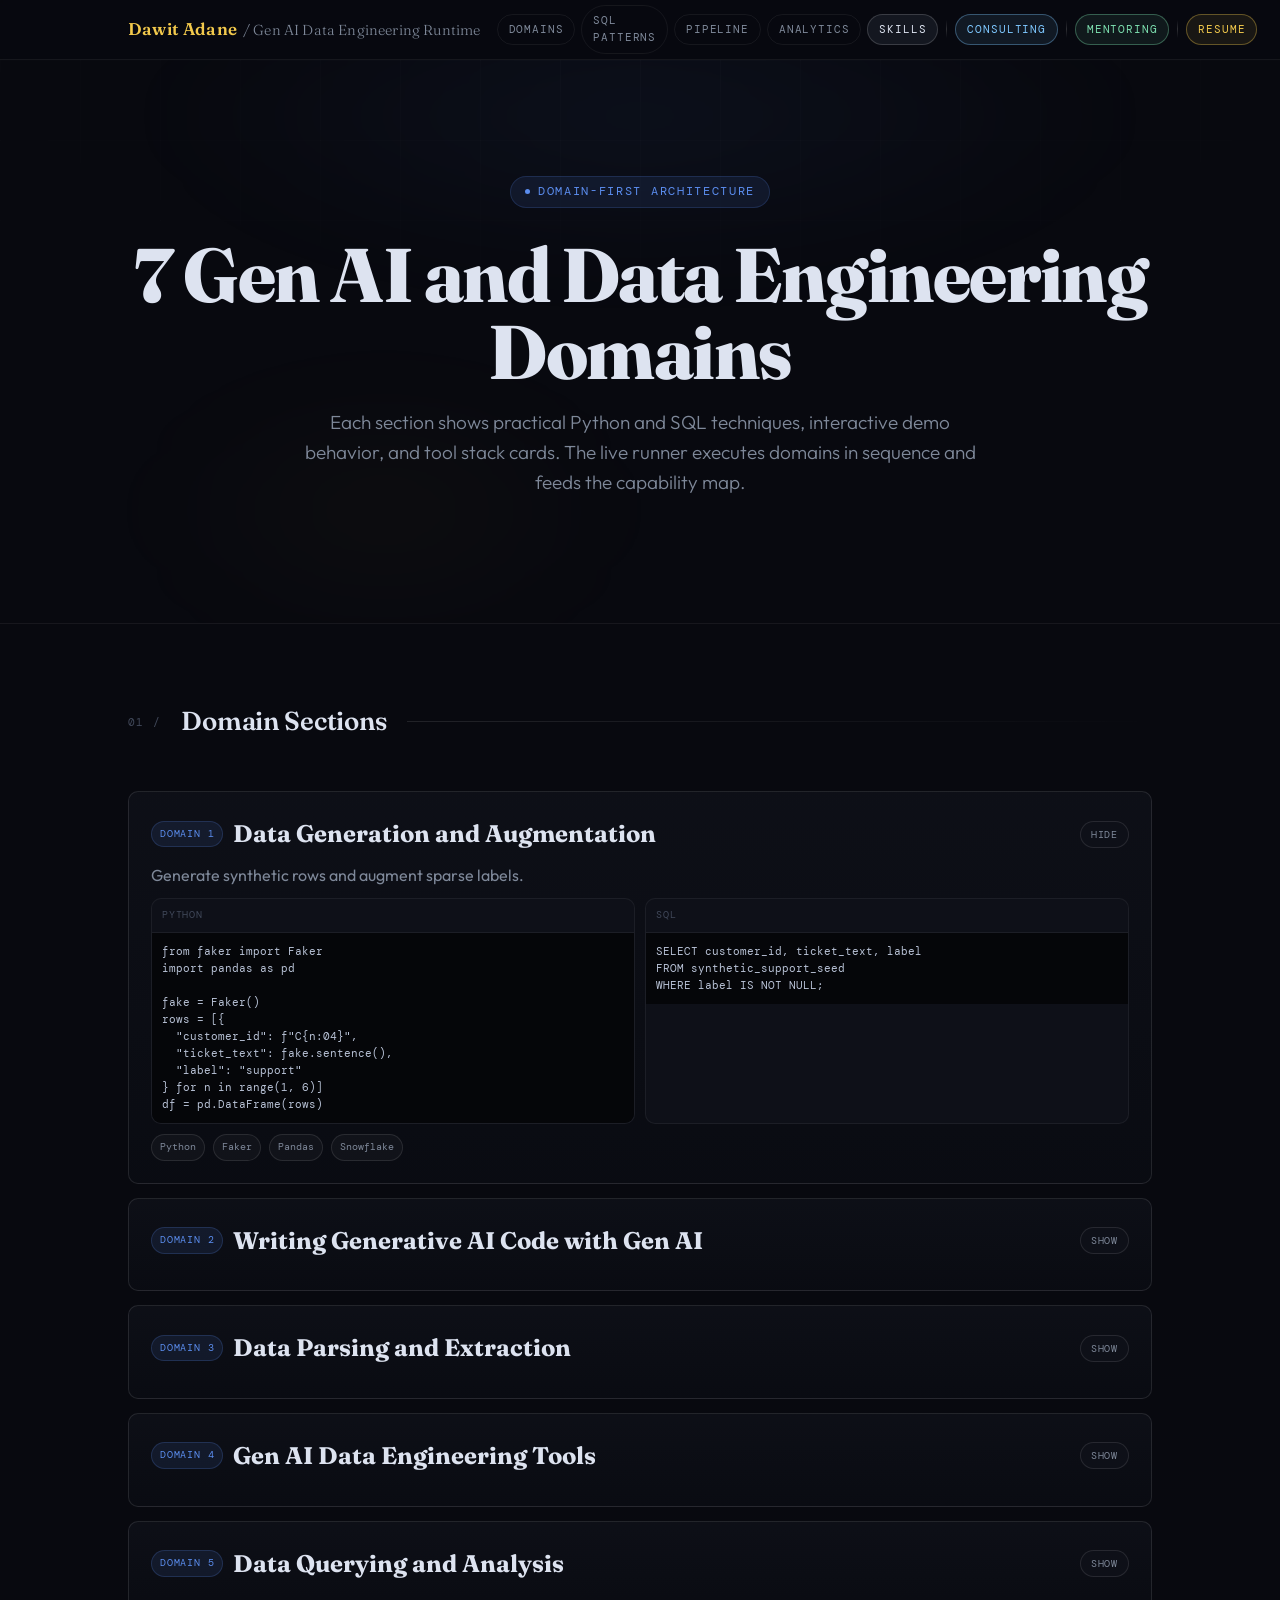
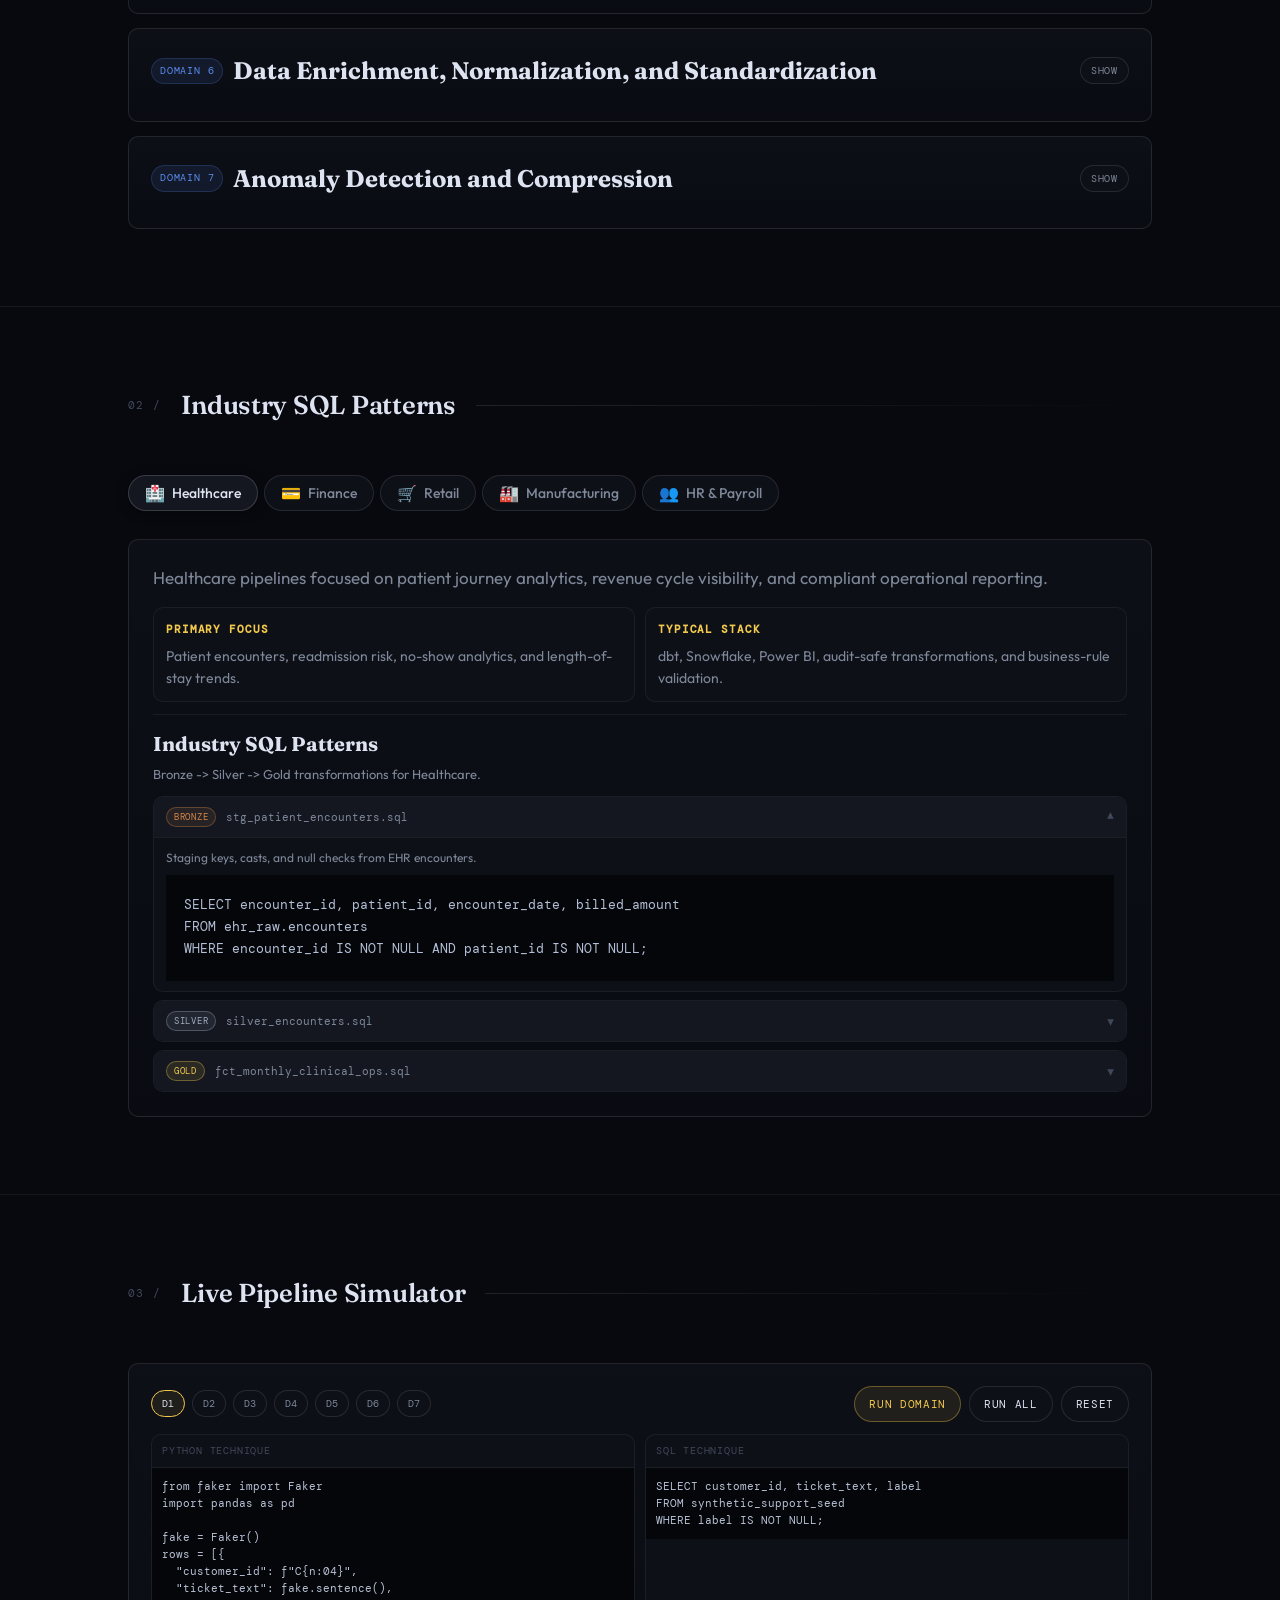
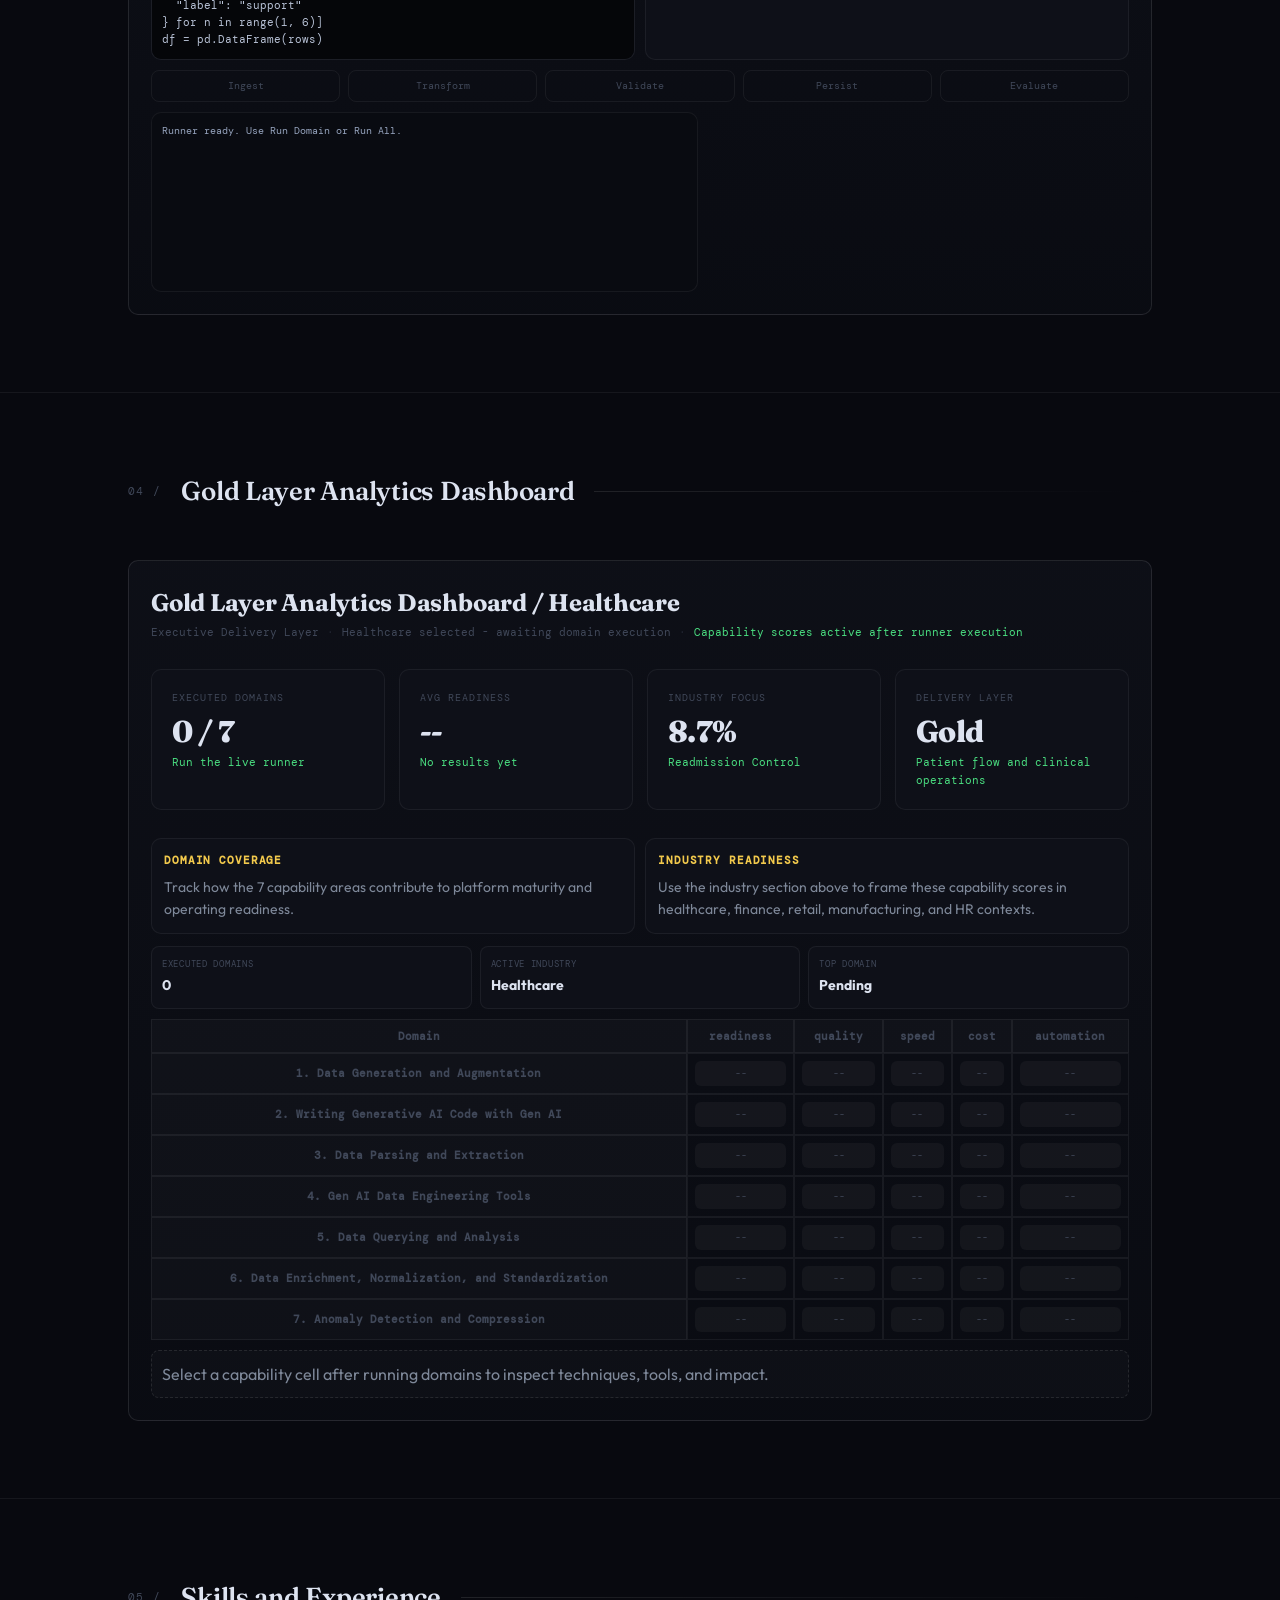
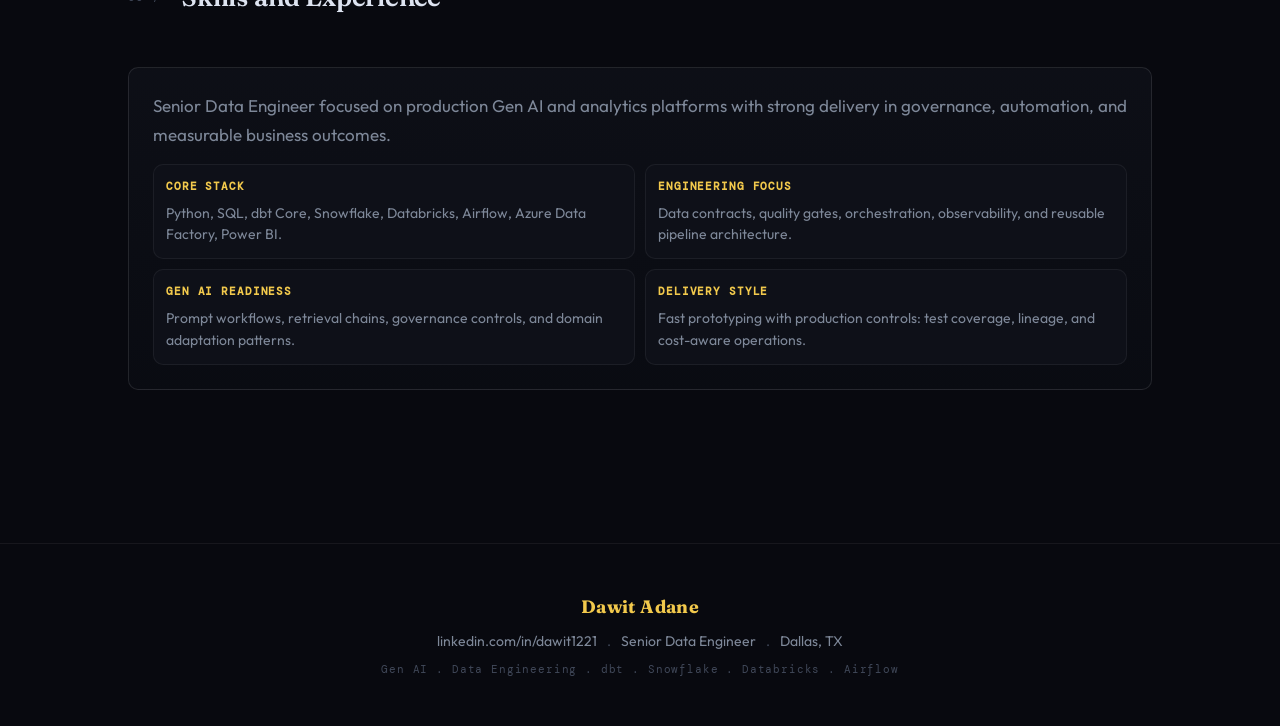
<file: gen-ai.html>
<!DOCTYPE html>
<html lang="en">
<head>
<meta charset="UTF-8">
<meta name="viewport" content="width=device-width, initial-scale=1.0">
<title>Gen AI Data Engineering Runtime - Dawit Adane</title>
<meta name="description" content="Interactive Gen AI data engineering runtime showing practical Python/SQL domains, live pipeline behavior, and capability analytics.">
<link rel="canonical" href="gen-ai.html">
<meta property="og:type" content="website">
<meta property="og:title" content="Gen AI Data Engineering Runtime - Dawit Adane">
<meta property="og:description" content="Explore seven practical Gen AI and data engineering domains with interactive examples.">
<meta property="og:url" content="gen-ai.html">
<meta name="twitter:card" content="summary">
<meta name="twitter:title" content="Gen AI Data Engineering Runtime - Dawit Adane">
<meta name="twitter:description" content="Hands-on runtime portfolio for Gen AI, SQL, and pipeline engineering patterns.">
<link rel="preconnect" href="https://fonts.googleapis.com">
<link rel="preconnect" href="https://fonts.gstatic.com" crossorigin>
<link href="https://fonts.googleapis.com/css2?family=Fraunces:ital,opsz,wght@0,9..144,300;0,9..144,600;0,9..144,800;1,9..144,400&family=DM+Mono:wght@400;500&family=Outfit:wght@300;400;500;600&display=swap" rel="stylesheet">
<link rel="stylesheet" href="styles.css">
</head>
<body>
<nav class="nav">
  <div class="container" style="padding-top:0;padding-bottom:0;width:100%;">
    <div class="nav__inner">
      <div class="nav__brand">Dawit Adane<em>/ Gen AI Data Engineering Runtime</em></div>
      <div class="nav__tabs" aria-label="Portfolio Sections">
        <a class="nav__tab is-active" href="#domains-overview">Domains</a>
        <a class="nav__tab" href="#industries-section">SQL Patterns</a>
        <a class="nav__tab" href="#runner-section">Pipeline</a>
        <a class="nav__tab" href="#dashboard-section">Analytics</a>
        <a class="nav__tab" href="#skills-section">Skills</a>
        <span class="nav__separator" aria-hidden="true"></span>
        <a class="nav__tab nav__tab--consulting" href="consulting.html">Consulting</a>
        <span class="nav__separator" aria-hidden="true"></span>
        <a class="nav__tab nav__tab--mentoring" href="mentoring.html">Mentoring</a>
        <span class="nav__separator" aria-hidden="true"></span>
        <a class="nav__tab nav__tab--resume" href="resume.html">Resume</a>
      </div>
      <div class="nav__right"><div class="pulse"></div><span>Interactive Runtime Portfolio</span></div>
    </div>
  </div>
</nav>

<header class="hero">
  <div class="hero__mesh"></div>
  <div class="hero__grid"></div>
  <div class="container">
    <div class="hero__inner">
      <div class="hero__eyebrow">Domain-First Architecture</div>
      <h1 class="hero__h1">7 Gen AI and Data Engineering Domains</h1>
      <p class="hero__sub">Each section shows practical Python and SQL techniques, interactive demo behavior, and tool stack cards. The live runner executes domains in sequence and feeds the capability map.</p>
    </div>
  </div>
</header>

<section class="section" id="domains-overview">
  <div class="container">
    <div class="section__header reveal">
      <span class="section__num">01 /</span>
      <h2 class="section__title">Domain Sections</h2>
      <div class="section__line"></div>
    </div>

    <div id="domain-cards">

    <article class="domain-card reveal" id="domain-1">
      <div class="domain-card__head"><span class="domain-chip">Domain 1</span><h3>Data Generation and Augmentation</h3></div>
      <p class="domain-desc">Generate synthetic records and augment sparse labels for robust model and analytics pipelines.</p>
      <div class="domain-grid">
        <div class="code-card">
          <div class="code-card__title">Python</div>
<pre>import pandas as pd
from faker import Faker

fake = Faker()
rows = [{"customer_id": f"C{n:04}", "region": fake.state_abbr(),
         "ticket_text": fake.sentence(), "label": "support"}
        for n in range(1, 6)]
df = pd.DataFrame(rows)</pre>
        </div>
        <div class="code-card">
          <div class="code-card__title">SQL</div>
<pre>SELECT customer_id,
       region,
       ticket_text,
       label,
       CURRENT_TIMESTAMP AS generated_at
FROM synthetic_support_seed;</pre>
        </div>
      </div>
      <div class="tool-row"><span class="tool-pill">Python</span><span class="tool-pill">Faker</span><span class="tool-pill">Pandas</span><span class="tool-pill">Snowflake</span></div>
    </article>

    <article class="domain-card reveal" id="domain-2">
      <div class="domain-card__head"><span class="domain-chip">Domain 2</span><h3>Writing Generative AI Code with Gen AI</h3></div>
      <p class="domain-desc">Generate implementation drafts with prompt constraints and enforce test-driven review gates.</p>
      <div class="domain-grid">
        <div class="code-card"><div class="code-card__title">Python</div><pre>prompt = "Build parser with schema checks"
candidate = llm.generate_code(prompt)
assert "def parse_invoice" in candidate</pre></div>
        <div class="code-card"><div class="code-card__title">SQL</div><pre>SELECT run_id,
       generated_module,
       unit_test_pass_rate
FROM ai_codegen_audit
ORDER BY created_at DESC;</pre></div>
      </div>
      <div class="tool-row"><span class="tool-pill">OpenAI</span><span class="tool-pill">Unit Tests</span><span class="tool-pill">CI/CD</span></div>
    </article>

    <article class="domain-card reveal" id="domain-3">
      <div class="domain-card__head"><span class="domain-chip">Domain 3</span><h3>Data Parsing and Extraction</h3></div>
      <p class="domain-desc">Parse documents and logs to extract entities, values, and structured business signals.</p>
      <div class="domain-grid">
        <div class="code-card"><div class="code-card__title">Python</div><pre>import re
invoice_id = re.search(r"INV-\\d+", text).group(0)
amount = float(re.search(r"Total: (\\d+\\.\\d+)", text).group(1))</pre></div>
        <div class="code-card"><div class="code-card__title">SQL</div><pre>SELECT doc_id,
       extracted:invoice_id::STRING AS invoice_id,
       extracted:total::NUMBER(12,2) AS total_amount
FROM parsed_documents;</pre></div>
      </div>
      <div class="tool-row"><span class="tool-pill">Regex</span><span class="tool-pill">OCR</span><span class="tool-pill">JSON</span></div>
    </article>

    <article class="domain-card reveal" id="domain-4">
      <div class="domain-card__head"><span class="domain-chip">Domain 4</span><h3>Gen AI Data Engineering Tools</h3></div>
      <p class="domain-desc">Operationalize orchestration, lineage, and quality controls across Gen AI data systems.</p>
      <div class="domain-grid">
        <div class="code-card"><div class="code-card__title">Python</div><pre>pipeline = {
  "orchestrator": "Airflow",
  "transform": "dbt",
  "vector_store": "pgvector",
  "monitoring": "Evidently"
}</pre></div>
        <div class="code-card"><div class="code-card__title">SQL</div><pre>SELECT tool_name,
       integration_status,
       last_health_check
FROM genai_tool_registry;</pre></div>
      </div>
      <div class="tool-row"><span class="tool-pill">dbt</span><span class="tool-pill">Airflow</span><span class="tool-pill">LangChain</span><span class="tool-pill">Databricks</span></div>
    </article>

    <article class="domain-card reveal" id="domain-5">
      <div class="domain-card__head"><span class="domain-chip">Domain 5</span><h3>Data Querying and Analysis</h3></div>
      <p class="domain-desc">Blend retrieval and SQL analytics to answer operational and executive questions quickly.</p>
      <div class="domain-grid">
        <div class="code-card"><div class="code-card__title">Python</div><pre>question = "Which region has rising churn?"
context = retriever.search(question)
answer = analyst_chain.run(question, context)</pre></div>
        <div class="code-card"><div class="code-card__title">SQL</div><pre>SELECT region,
       ROUND(AVG(churn_rate), 2) AS avg_churn
FROM fct_customer_health
GROUP BY region
ORDER BY avg_churn DESC;</pre></div>
      </div>
      <div class="tool-row"><span class="tool-pill">Vector Search</span><span class="tool-pill">Snowflake SQL</span><span class="tool-pill">Power BI</span></div>
    </article>

    <article class="domain-card reveal" id="domain-6">
      <div class="domain-card__head"><span class="domain-chip">Domain 6</span><h3>Data Enrichment, Normalization, and Standardization</h3></div>
      <p class="domain-desc">Normalize dimensions, map aliases, and enrich records for consistent downstream reporting.</p>
      <div class="domain-grid">
        <div class="code-card"><div class="code-card__title">Python</div><pre>def normalize_city(value):
    return value.strip().title().replace("St.", "Saint")

df["city_norm"] = df["city"].apply(normalize_city)</pre></div>
        <div class="code-card"><div class="code-card__title">SQL</div><pre>SELECT c.customer_id,
       d.standard_industry,
       d.risk_band
FROM stg_customers c
LEFT JOIN dim_industry_dictionary d
  ON UPPER(c.industry_raw) = d.industry_alias;</pre></div>
      </div>
      <div class="tool-row"><span class="tool-pill">Reference Data</span><span class="tool-pill">SCD2</span><span class="tool-pill">Data Quality</span></div>
    </article>

    <article class="domain-card reveal" id="domain-7">
      <div class="domain-card__head"><span class="domain-chip">Domain 7</span><h3>Anomaly Detection and Compression</h3></div>
      <p class="domain-desc">Detect outliers and compress telemetry while retaining useful behavior characteristics.</p>
      <div class="domain-grid">
        <div class="code-card"><div class="code-card__title">Python</div><pre>z = (series - series.mean()) / series.std()
flags = series[z.abs() > 3]
compressed = series.round(2)</pre></div>
        <div class="code-card"><div class="code-card__title">SQL</div><pre>SELECT metric_ts,
       metric_value,
       CASE WHEN ABS(z_score) > 3 THEN 1 ELSE 0 END AS is_anomaly
FROM fct_metric_anomaly_scan;</pre></div>
      </div>
      <div class="tool-row"><span class="tool-pill">Statistics</span><span class="tool-pill">Spark</span><span class="tool-pill">Observability</span></div>
    </article>
    </div>
  </div>
</section>

<section class="section reveal" id="industries-section">
  <div class="container">
    <div class="section__header">
      <span class="section__num">02 /</span>
      <h2 class="section__title">Industry SQL Patterns</h2>
      <div class="section__line"></div>
    </div>

    <div class="ind-pills reveal reveal-delay-1">
      <button class="ind-pill active" type="button" onclick="switchIndustry('healthcare', this)"><span class="pill-icon">🏥</span>Healthcare</button>
      <button class="ind-pill" type="button" onclick="switchIndustry('finance', this)"><span class="pill-icon">💳</span>Finance</button>
      <button class="ind-pill" type="button" onclick="switchIndustry('retail', this)"><span class="pill-icon">🛒</span>Retail</button>
      <button class="ind-pill" type="button" onclick="switchIndustry('manufacturing', this)"><span class="pill-icon">🏭</span>Manufacturing</button>
      <button class="ind-pill" type="button" onclick="switchIndustry('hr', this)"><span class="pill-icon">👥</span>HR &amp; Payroll</button>
    </div>

    <div class="industry-panel active reveal reveal-delay-2" id="industry-healthcare">
      <div class="service-card">
        <p class="service-card__intro">Healthcare pipelines focused on patient journey analytics, revenue cycle visibility, and compliant operational reporting.</p>
        <div class="service-grid">
          <div class="service-item"><h3>Primary Focus</h3><p>Patient encounters, readmission risk, no-show analytics, and length-of-stay trends.</p></div>
          <div class="service-item"><h3>Typical Stack</h3><p>dbt, Snowflake, Power BI, audit-safe transformations, and business-rule validation.</p></div>
        </div>
        <div class="industry-sql" data-industry-sql="healthcare"></div>
      </div>
    </div>

    <div class="industry-panel" id="industry-finance">
      <div class="service-card">
        <p class="service-card__intro">Finance solutions centered on transaction monitoring, fraud signals, and risk-scoring analytics.</p>
        <div class="service-grid">
          <div class="service-item"><h3>Primary Focus</h3><p>Velocity checks, anomaly detection, rolling spend windows, and flagged exposure tracking.</p></div>
          <div class="service-item"><h3>Typical Stack</h3><p>Python, Snowflake SQL, orchestration, anomaly logic, and executive risk dashboards.</p></div>
        </div>
        <div class="industry-sql" data-industry-sql="finance"></div>
      </div>
    </div>

    <div class="industry-panel" id="industry-retail">
      <div class="service-card">
        <p class="service-card__intro">Retail analytics for customer 360, segmentation, LTV modeling, and omnichannel order behavior.</p>
        <div class="service-grid">
          <div class="service-item"><h3>Primary Focus</h3><p>RFM scoring, customer behavior cohorts, order value patterns, and channel attribution.</p></div>
          <div class="service-item"><h3>Typical Stack</h3><p>POS + ecommerce ingestion, dbt marts, customer segments, and BI-ready reporting layers.</p></div>
        </div>
        <div class="industry-sql" data-industry-sql="retail"></div>
      </div>
    </div>

    <div class="industry-panel" id="industry-manufacturing">
      <div class="service-card">
        <p class="service-card__intro">Manufacturing data products for line performance, downtime tracking, and OEE measurement.</p>
        <div class="service-grid">
          <div class="service-item"><h3>Primary Focus</h3><p>Shift-level efficiency, downtime root causes, machine health, and quality rate tracking.</p></div>
          <div class="service-item"><h3>Typical Stack</h3><p>Event streams, shift aggregation, operations KPIs, and anomaly monitoring for production lines.</p></div>
        </div>
        <div class="industry-sql" data-industry-sql="manufacturing"></div>
      </div>
    </div>

    <div class="industry-panel" id="industry-hr">
      <div class="service-card">
        <p class="service-card__intro">HR and payroll analytics for attrition, tenure insights, headcount trends, and workforce health metrics.</p>
        <div class="service-grid">
          <div class="service-item"><h3>Primary Focus</h3><p>Attrition trends, tenure banding, voluntary separation metrics, and organizational reporting.</p></div>
          <div class="service-item"><h3>Typical Stack</h3><p>Protected employee data models, hashed PII pipelines, and monthly HR reporting marts.</p></div>
        </div>
        <div class="industry-sql" data-industry-sql="hr"></div>
      </div>
    </div>
  </div>
</section>

<section class="section reveal" id="runner-section">
  <div class="container">
    <div class="section__header">
      <span class="section__num">03 /</span>
      <h2 class="section__title">Live Pipeline Simulator</h2>
      <div class="section__line"></div>
    </div>
    <div class="runner-card">
      <div class="runner-top">
        <div id="runner-domain-pills" class="runner-pills"></div>
        <div class="runner-actions">
          <button class="resume-btn resume-btn--pdf" id="run-domain-btn" type="button">Run Domain</button>
          <button class="resume-btn" id="run-all-btn" type="button">Run All</button>
          <button class="resume-btn" id="reset-runner-btn" type="button">Reset</button>
        </div>
      </div>
      <div class="runner-grid">
        <div class="code-card"><div class="code-card__title">Python Technique</div><pre id="runner-python"></pre></div>
        <div class="code-card"><div class="code-card__title">SQL Technique</div><pre id="runner-sql"></pre></div>
      </div>
      <div class="timeline" id="runner-timeline">
        <div class="timeline-step">Ingest</div>
        <div class="timeline-step">Transform</div>
        <div class="timeline-step">Validate</div>
        <div class="timeline-step">Persist</div>
        <div class="timeline-step">Evaluate</div>
      </div>
      <div class="runner-output">
        <div class="runner-console" id="runner-console"></div>
        <div class="runner-metrics" id="runner-metrics"></div>
      </div>
    </div>
  </div>
</section>

<section class="section reveal" id="dashboard-section">
  <div class="container">
    <div class="section__header">
      <span class="section__num">04 /</span>
      <h2 class="section__title">Gold Layer Analytics Dashboard</h2>
      <div class="section__line"></div>
    </div>
    <div class="map-card">
      <div class="dashboard">
        <div class="dash-header">
          <div>
            <div class="dash-title" id="gold-dash-title">Gold Layer Analytics Dashboard</div>
            <div class="dash-meta">
              <span>Executive Delivery Layer</span>
              <span class="dash-meta-sep">·</span>
              <span id="gold-dash-status">Awaiting domain execution</span>
              <span class="dash-meta-sep">·</span>
              <span class="dash-meta-ok">Capability scores active after runner execution</span>
            </div>
          </div>
        </div>
        <div class="kpi-grid" id="gold-kpi-grid"></div>
      </div>

      <div class="service-grid dashboard-kpis">
        <div class="service-item"><h3>Domain Coverage</h3><p>Track how the 7 capability areas contribute to platform maturity and operating readiness.</p></div>
        <div class="service-item"><h3>Industry Readiness</h3><p>Use the industry section above to frame these capability scores in healthcare, finance, retail, manufacturing, and HR contexts.</p></div>
      </div>
      <div class="summary-row" id="map-summary"></div>
      <div class="capability-table-wrap"><table class="capability-table" id="capability-table"></table></div>
      <div class="map-detail" id="map-detail">Select a capability cell after running domains to inspect techniques, tools, and impact.</div>
    </div>
  </div>
</section>

<section class="section reveal" id="skills-section">
  <div class="container">
    <div class="section__header">
      <span class="section__num">05 /</span>
      <h2 class="section__title">Skills and Experience</h2>
      <div class="section__line"></div>
    </div>
    <div class="service-card">
      <p class="service-card__intro">Senior Data Engineer focused on production Gen AI and analytics platforms with strong delivery in governance, automation, and measurable business outcomes.</p>
      <div class="service-grid">
        <div class="service-item"><h3>Core Stack</h3><p>Python, SQL, dbt Core, Snowflake, Databricks, Airflow, Azure Data Factory, Power BI.</p></div>
        <div class="service-item"><h3>Engineering Focus</h3><p>Data contracts, quality gates, orchestration, observability, and reusable pipeline architecture.</p></div>
        <div class="service-item"><h3>Gen AI Readiness</h3><p>Prompt workflows, retrieval chains, governance controls, and domain adaptation patterns.</p></div>
        <div class="service-item"><h3>Delivery Style</h3><p>Fast prototyping with production controls: test coverage, lineage, and cost-aware operations.</p></div>
      </div>
    </div>
  </div>
</section>

<footer class="footer">
  <div class="container">
    <div class="footer__inner">
      <div class="footer__name">Dawit Adane</div>
      <div class="footer__links">
        <a href="https://www.linkedin.com/in/dawit1221" target="_blank">linkedin.com/in/dawit1221</a>
        <span class="footer__sep">.</span>
        <span>Senior Data Engineer</span>
        <span class="footer__sep">.</span>
        <span>Dallas, TX</span>
      </div>
      <div class="footer__stack">Gen AI . Data Engineering . dbt . Snowflake . Databricks . Airflow</div>
    </div>
  </div>
</footer>

<script src="app.js"></script>
</body>
</html>
</file>
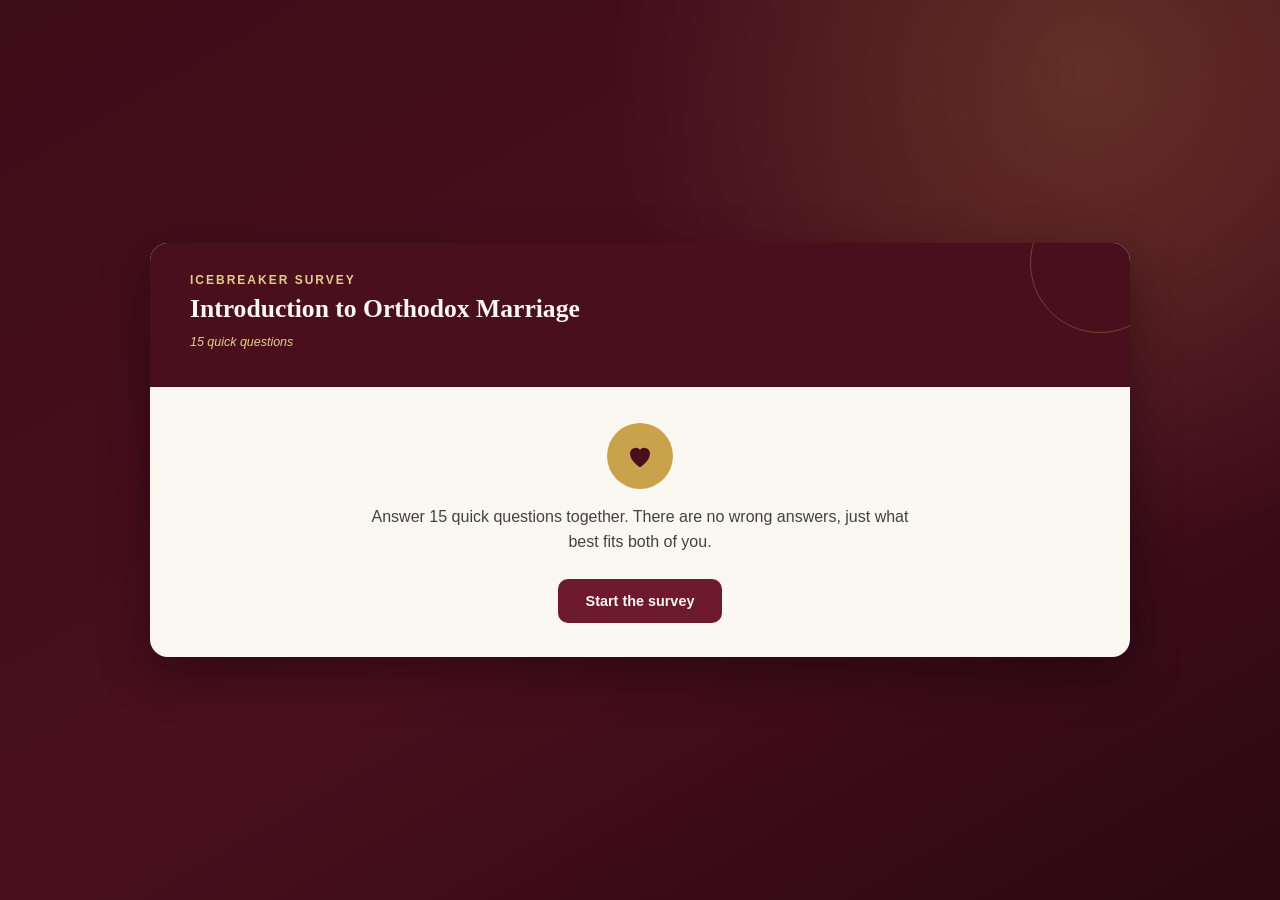
<file: icebreaker-survey-responsive.html>
<!DOCTYPE html>
<html lang="en">
<head>
<meta charset="UTF-8">
<meta name="viewport" content="width=device-width, initial-scale=1">
<title>Icebreaker Survey - Introduction to Orthodox Marriage</title>
<meta name="description" content="Interactive icebreaker survey experience for Introduction to Orthodox Marriage.">
<link rel="canonical" href="icebreaker-survey-responsive.html">
<meta property="og:type" content="website">
<meta property="og:title" content="Icebreaker Survey - Introduction to Orthodox Marriage">
<meta property="og:description" content="Responsive interactive survey and introduction flow.">
<meta property="og:url" content="icebreaker-survey-responsive.html">
<meta name="twitter:card" content="summary">
<meta name="twitter:title" content="Icebreaker Survey - Introduction to Orthodox Marriage">
<meta name="twitter:description" content="Responsive interactive survey page.">
<style>
  :root {
    --burgundy: #6d1a2c;
    --burgundy-dark: #4a0f1d;
    --gold: #c9a24b;
    --gold-light: #e3cd8e;
    --cream: #f5efe2;
    --cream-white: #fbf8f1;
    --ink: #231815;
    --ink-soft: #4a3f3a;
  }

  * { box-sizing: border-box; }

  html, body {
    margin: 0;
    padding: 0;
    width: 100%;
  }

  body {
    font-family: "Calibri", "Segoe UI", sans-serif;
    background:
      radial-gradient(circle at 85% 8%, rgba(201, 162, 75, 0.22), transparent 35%),
      linear-gradient(150deg, #3d0d18 0%, var(--burgundy-dark) 55%, #2b0812 100%);
    color: var(--ink);
    min-height: 100dvh;
    display: flex;
    align-items: center;
    justify-content: center;
    padding: clamp(12px, 2.5vw, 28px);
  }

  .stage {
    width: 100%;
    max-width: 980px;
    position: relative;
  }

  .card {
    background: var(--cream-white);
    border-radius: clamp(12px, 2vw, 18px);
    box-shadow: 0 16px 50px rgba(0, 0, 0, 0.35);
    overflow: hidden;
    position: relative;
  }

  .card-top {
    background: var(--burgundy-dark);
    padding: clamp(18px, 3.2vw, 30px) clamp(16px, 4vw, 40px) clamp(14px, 2.8vw, 24px);
    position: relative;
  }

  .ring {
    position: absolute;
    border: 1px solid var(--gold);
    border-radius: 50%;
    opacity: 0.35;
  }

  .eyebrow {
    color: var(--gold-light);
    font-size: 0.75rem;
    font-weight: 700;
    letter-spacing: 2px;
    text-transform: uppercase;
    margin: 0 0 6px;
  }

  .title-serif {
    font-family: "Cambria", "Georgia", serif;
    color: var(--cream-white);
    font-size: clamp(1.15rem, 1.2rem + 1.2vw, 1.6rem);
    font-weight: 700;
    margin: 0;
    line-height: 1.28;
    max-width: 38ch;
  }

  .progress-track {
    margin-top: 16px;
    height: 6px;
    background: rgba(255, 255, 255, 0.14);
    border-radius: 4px;
    overflow: hidden;
  }

  .progress-fill {
    height: 100%;
    background: var(--gold);
    border-radius: 4px;
    width: 0%;
    transition: width 0.35s ease;
  }

  .progress-label {
    color: var(--gold-light);
    font-size: 0.78rem;
    margin-top: 8px;
    font-style: italic;
    line-height: 1.35;
  }

  .card-body {
    padding: clamp(18px, 3.6vw, 36px) clamp(16px, 4vw, 38px) clamp(20px, 3.8vw, 34px);
  }

  .welcome-icon {
    width: clamp(52px, 9vw, 66px);
    height: clamp(52px, 9vw, 66px);
    border-radius: 50%;
    background: var(--gold);
    display: flex;
    align-items: center;
    justify-content: center;
    margin: 0 auto 16px;
  }

  .welcome-icon svg {
    width: clamp(24px, 4.5vw, 30px);
    height: clamp(24px, 4.5vw, 30px);
  }

  .welcome-text {
    text-align: center;
    color: var(--ink-soft);
    font-size: clamp(0.92rem, 0.88rem + 0.3vw, 1rem);
    line-height: 1.55;
    margin: 0 auto 24px;
    max-width: 62ch;
  }

  .welcome-text strong { color: var(--burgundy); }

  .survey-tag {
    display: inline-block;
    background: var(--cream);
    color: var(--burgundy);
    font-size: 0.75rem;
    font-weight: 700;
    letter-spacing: 0.4px;
    padding: 6px 12px;
    border-radius: 20px;
    margin-bottom: 14px;
  }

  .question-text {
    font-family: "Cambria", "Georgia", serif;
    font-size: clamp(1.1rem, 1rem + 0.9vw, 1.35rem);
    font-weight: 700;
    color: var(--ink);
    margin: 0 0 20px;
    line-height: 1.35;
  }

  .options {
    display: grid;
    grid-template-columns: 1fr;
    gap: 10px;
  }

  .option-btn {
    min-height: 48px;
    display: flex;
    align-items: center;
    gap: 12px;
    text-align: left;
    background: var(--cream);
    border: 2px solid transparent;
    border-radius: 12px;
    padding: 12px 14px;
    font-size: clamp(0.9rem, 0.86rem + 0.2vw, 0.95rem);
    color: var(--ink);
    cursor: pointer;
    transition: border-color 0.15s ease, transform 0.1s ease, background 0.15s ease;
    font-family: inherit;
  }

  .option-btn:hover {
    border-color: var(--gold);
    transform: translateY(-1px);
  }

  .option-btn:focus-visible {
    outline: 3px solid var(--burgundy);
    outline-offset: 2px;
  }

  .option-btn.selected {
    background: var(--burgundy);
    color: var(--cream-white);
    border-color: var(--burgundy);
  }

  .option-letter {
    flex: 0 0 auto;
    width: 30px;
    height: 30px;
    border-radius: 50%;
    background: var(--burgundy);
    color: var(--cream-white);
    font-weight: 700;
    font-size: 13px;
    display: flex;
    align-items: center;
    justify-content: center;
  }

  .option-btn.selected .option-letter {
    background: var(--gold);
    color: var(--burgundy-dark);
  }

  .nav-row {
    display: flex;
    justify-content: space-between;
    align-items: center;
    gap: 10px;
    margin-top: 22px;
    flex-wrap: wrap;
  }

  .btn {
    font-family: inherit;
    font-size: 0.9rem;
    font-weight: 700;
    border: none;
    border-radius: 10px;
    min-height: 44px;
    padding: 10px 18px;
    cursor: pointer;
    transition: opacity 0.15s ease, transform 0.1s ease;
  }

  .btn:active { transform: scale(0.97); }

  .btn:disabled {
    opacity: 0.35;
    cursor: not-allowed;
  }

  .btn-ghost {
    background: transparent;
    color: var(--ink-soft);
  }

  .btn-ghost:hover:not(:disabled) { color: var(--burgundy); }

  .btn-primary {
    background: var(--burgundy);
    color: var(--cream-white);
  }

  .btn-primary:hover:not(:disabled) { background: var(--burgundy-dark); }

  .btn-gold {
    background: var(--gold);
    color: var(--burgundy-dark);
  }

  .btn-gold:hover { background: var(--gold-light); }

  .results-head {
    text-align: center;
    margin-bottom: 20px;
  }

  .results-head .welcome-icon { background: var(--gold); }

  .results-sub {
    color: var(--ink-soft);
    font-size: 0.9rem;
    margin-top: 4px;
  }

  .results-list {
    display: flex;
    flex-direction: column;
    gap: 10px;
    max-height: min(52vh, 460px);
    overflow-y: auto;
    padding-right: 4px;
  }

  .result-row {
    display: flex;
    gap: 12px;
    background: var(--cream);
    border-radius: 10px;
    padding: 12px 14px;
    align-items: flex-start;
  }

  .result-num {
    flex: 0 0 auto;
    width: 26px;
    height: 26px;
    border-radius: 50%;
    background: var(--burgundy);
    color: var(--cream-white);
    font-size: 12px;
    font-weight: 700;
    display: flex;
    align-items: center;
    justify-content: center;
    margin-top: 1px;
  }

  .result-main {
    flex: 1;
    min-width: 0;
  }

  .result-tag {
    font-size: 0.69rem;
    font-weight: 700;
    color: var(--gold);
    background: var(--burgundy-dark);
    display: inline-block;
    padding: 2px 8px;
    border-radius: 12px;
    margin-bottom: 6px;
    letter-spacing: 0.3px;
  }

  .result-q {
    font-size: 0.84rem;
    color: var(--ink-soft);
    margin: 0 0 4px;
    line-height: 1.35;
  }

  .result-a {
    font-size: 0.92rem;
    color: var(--ink);
    font-weight: 700;
    margin: 0;
    line-height: 1.35;
  }

  .result-a .letter-chip {
    display: inline-block;
    background: var(--burgundy);
    color: var(--cream-white);
    width: 20px;
    height: 20px;
    border-radius: 50%;
    font-size: 11px;
    text-align: center;
    line-height: 20px;
    margin-right: 6px;
    font-weight: 700;
  }

  .skipped {
    color: var(--ink-soft);
    font-style: italic;
    font-weight: 400;
  }

  .results-footer {
    margin-top: 20px;
    text-align: center;
  }

  .results-footer p {
    color: var(--ink-soft);
    font-size: 0.82rem;
    font-style: italic;
    margin: 12px 0 0;
    line-height: 1.45;
  }

  .dots {
    display: flex;
    justify-content: center;
    flex-wrap: wrap;
    gap: 6px;
    margin-top: 14px;
    padding: 0 8px;
  }

  .dot {
    width: 8px;
    height: 8px;
    border-radius: 50%;
    background: rgba(255, 255, 255, 0.25);
  }

  .dot.active { background: var(--gold); }
  .dot.done { background: var(--gold-light); }

  .hidden { display: none !important; }

  @media (min-width: 700px) {
    .options {
      grid-template-columns: repeat(2, minmax(0, 1fr));
      gap: 12px;
    }

    .nav-row {
      margin-top: 24px;
    }
  }

  @media (max-width: 480px) {
    .card {
      border-radius: 12px;
    }

    .btn {
      width: 100%;
    }

    .nav-row {
      justify-content: stretch;
    }

    .result-row {
      padding: 11px 12px;
    }
  }

  @media (prefers-reduced-motion: reduce) {
    * { transition: none !important; }
  }
</style>
</head>
<body>

<div class="stage">
  <div class="card">
    <div class="card-top">
      <div class="ring" style="width:140px;height:140px;top:-50px;right:-40px;"></div>
      <p class="eyebrow" id="headerEyebrow">Icebreaker Survey</p>
      <h1 class="title-serif" id="headerTitle">Introduction to Orthodox Marriage</h1>
      <div class="progress-track" id="progressTrack">
        <div class="progress-fill" id="progressFill"></div>
      </div>
      <p class="progress-label" id="progressLabel">15 quick questions</p>
    </div>

    <div class="card-body">
      <div id="screen-welcome">
        <div class="welcome-icon" aria-hidden="true">
          <svg viewBox="0 0 24 24" fill="none"><path d="M12 21s-8-4.7-8-11a4.6 4.6 0 0 1 8-3 4.6 4.6 0 0 1 8 3c0 6.3-8 11-8 11z" fill="#4A0F1D"></path></svg>
        </div>
        <p class="welcome-text">
          Answer 15 quick questions together. There are no wrong answers, just what best fits both of you.
        </p>
        <div class="nav-row" style="justify-content:center;">
          <button class="btn btn-primary" id="startBtn" style="padding-inline:28px;">Start the survey</button>
        </div>
      </div>

      <div id="screen-question" class="hidden">
        <span class="survey-tag" id="questionTag">Topic</span>
        <h2 class="question-text" id="questionText">Question text goes here</h2>
        <div class="options" id="optionsContainer"></div>

        <div class="nav-row">
          <button class="btn btn-ghost" id="backBtn">Back</button>
          <button class="btn btn-primary" id="nextBtn" disabled>Next</button>
        </div>
      </div>

      <div id="screen-results" class="hidden">
        <div class="results-head">
          <div class="welcome-icon" aria-hidden="true">
            <svg viewBox="0 0 24 24" fill="none"><path d="M9 12l2 2 4-4M21 12a9 9 0 1 1-18 0 9 9 0 0 1 18 0z" stroke="#4A0F1D" stroke-width="2" stroke-linecap="round" stroke-linejoin="round"></path></svg>
          </div>
          <h2 class="title-serif" style="color:var(--burgundy);">Your Answers</h2>
          <p class="results-sub" id="resultsSummary">You answered 15 of 15 questions.</p>
        </div>

        <div class="results-list" id="resultsList"></div>

        <div class="results-footer">
          <button class="btn btn-gold" id="restartBtn">Take it again</button>
          <p>Share your answers with your partner or group and compare what you have in common before the session begins.</p>
        </div>
      </div>
    </div>
  </div>

  <div class="dots" id="dotsRow"></div>
</div>

<script>
(function () {
  const QUESTIONS = [
    {
      tag: "Topic 1 - Mystery of Love",
      q: "When did you first sense this relationship might be the real thing?",
      options: [
        "A single moment I can still picture",
        "It grew slowly over time",
        "My family or priest said something that confirmed it",
        "Honestly, still figuring that out"
      ]
    },
    {
      tag: "Topic 2 - The Conscience and Mixed Marriage",
      q: "How would you describe your spiritual upbringing?",
      options: [
        "Deeply rooted in one church my whole life",
        "A mix of traditions or cultures",
        "I found my faith later in life",
        "Still exploring what fits"
      ]
    },
    {
      tag: "Topic 3 - Choosing a Life Partner",
      q: "Which key would you lean on most when making a big life decision?",
      options: [
        "Talking to my priest or spiritual guide",
        "Prayer and fasting",
        "My parents' blessing",
        "Watching whether doors open or close"
      ]
    },
    {
      tag: "Topic 4 - Dealing with the Past",
      q: "What is your go-to way of letting go of something that is bothering you?",
      options: [
        "Talk it out with someone",
        "Pray about it",
        "Give it time",
        "Write it down"
      ]
    },
    {
      tag: "Topic 5 - Personality Compatibility",
      q: "Which personality type sounds most like you?",
      options: [
        "The Leader - likes control and challenges",
        "The Friendly type - likes people and fun",
        "The Steady type - likes peace and helping",
        "The Careful type - likes order and detail"
      ]
    },
    {
      tag: "Topic 6 - Male and Female Roles",
      q: "What does good leadership in a marriage look like to you?",
      options: [
        "Leading by example",
        "Making big decisions together",
        "Serving your spouse first",
        "Still thinking this one through"
      ]
    },
    {
      tag: "Topic 7 - Dynamics of Marital Relationships",
      q: "What is most likely to compete for your attention in a busy season?",
      options: [
        "Work",
        "Extended family",
        "Friends or hobbies",
        "Kids, current or future"
      ]
    },
    {
      tag: "Topic 8 - Setting Rules",
      q: "How do you feel about budgeting as a couple?",
      options: [
        "I love a good spreadsheet",
        "A simple plan is enough for me",
        "I would rather my partner handle the details",
        "Honestly, we need to talk about this"
      ]
    },
    {
      tag: "Topic 9 - Marital Needs",
      q: "Which of these matters most to you on a daily basis?",
      options: [
        "Quality time together",
        "Words of encouragement",
        "Acts of service",
        "Physical affection"
      ]
    },
    {
      tag: "Topic 10 - Spirituality and Sexuality",
      q: "How do you and your partner usually nurture closeness?",
      options: [
        "Praying together",
        "Deep conversation",
        "Physical affection",
        "Shared activities or hobbies"
      ]
    },
    {
      tag: "Topic 11 - Anger and Domestic Violence",
      q: "When you are upset, what helps you calm down fastest?",
      options: [
        "Taking a walk or some space",
        "Talking it through right away",
        "Prayer",
        "Time and a good night's sleep"
      ]
    },
    {
      tag: "Topic 12 - Basic Communication Skills",
      q: "Which best describes you as a listener?",
      options: [
        "I focus completely on the other person",
        "I sometimes start planning my reply too early",
        "I ask a lot of follow-up questions",
        "Honestly, I am working on this"
      ]
    },
    {
      tag: "Topic 13 - Advanced Communication Skills",
      q: "In a disagreement, you are most likely to be...",
      options: [
        "Quiet, and avoid it",
        "Direct and to the point",
        "Calm but honest",
        "Somewhere in between"
      ]
    },
    {
      tag: "Topic 14 - Church Laws for Marital Affairs",
      q: "How much do you already know about your church's marriage requirements?",
      options: [
        "Pretty well-informed",
        "I know the basics",
        "Honestly, not much yet",
        "Excited to learn more today"
      ]
    },
    {
      tag: "Topic 15 - Personality and Psychoemotional Disorders",
      q: "How comfortable are you talking openly about mental health?",
      options: [
        "Very comfortable",
        "Comfortable with the right person",
        "A bit hesitant",
        "Still working on it"
      ]
    }
  ];

  const LETTERS = ["A", "B", "C", "D"];
  let current = 0;
  const answers = new Array(QUESTIONS.length).fill(null);

  const screenWelcome = document.getElementById("screen-welcome");
  const screenQuestion = document.getElementById("screen-question");
  const screenResults = document.getElementById("screen-results");

  const headerEyebrow = document.getElementById("headerEyebrow");
  const headerTitle = document.getElementById("headerTitle");
  const progressTrack = document.getElementById("progressTrack");
  const progressFill = document.getElementById("progressFill");
  const progressLabel = document.getElementById("progressLabel");
  const dotsRow = document.getElementById("dotsRow");

  const questionTag = document.getElementById("questionTag");
  const questionText = document.getElementById("questionText");
  const optionsContainer = document.getElementById("optionsContainer");
  const backBtn = document.getElementById("backBtn");
  const nextBtn = document.getElementById("nextBtn");

  const startBtn = document.getElementById("startBtn");
  const restartBtn = document.getElementById("restartBtn");
  const resultsList = document.getElementById("resultsList");
  const resultsSummary = document.getElementById("resultsSummary");

  function buildDots() {
    dotsRow.innerHTML = "";
    QUESTIONS.forEach(function (_, i) {
      const d = document.createElement("div");
      d.className = "dot";
      d.id = "dot-" + i;
      dotsRow.appendChild(d);
    });
  }

  function updateDots() {
    QUESTIONS.forEach(function (_, i) {
      const d = document.getElementById("dot-" + i);
      d.classList.remove("active", "done");
      if (i === current) d.classList.add("active");
      else if (answers[i] !== null) d.classList.add("done");
    });
  }

  function showScreen(name) {
    screenWelcome.classList.add("hidden");
    screenQuestion.classList.add("hidden");
    screenResults.classList.add("hidden");
    dotsRow.classList.remove("hidden");

    if (name === "welcome") {
      screenWelcome.classList.remove("hidden");
      dotsRow.classList.add("hidden");
      headerEyebrow.textContent = "Icebreaker Survey";
      headerTitle.textContent = "Introduction to Orthodox Marriage";
      progressTrack.classList.add("hidden");
      progressLabel.textContent = "15 quick questions";
      return;
    }

    if (name === "question") {
      screenQuestion.classList.remove("hidden");
      progressTrack.classList.remove("hidden");
      renderQuestion();
      return;
    }

    screenResults.classList.remove("hidden");
    dotsRow.classList.add("hidden");
    headerEyebrow.textContent = "All Done";
    headerTitle.textContent = "Here is What You Shared";
    progressTrack.classList.add("hidden");
    progressLabel.textContent = "A quick look at your 15 answers";
    renderResults();
  }

  function renderQuestion() {
    const item = QUESTIONS[current];
    questionTag.textContent = item.tag;
    questionText.textContent = current + 1 + ". " + item.q;

    optionsContainer.innerHTML = "";
    item.options.forEach(function (opt, idx) {
      const btn = document.createElement("button");
      btn.type = "button";
      btn.className = "option-btn";
      if (answers[current] === idx) btn.classList.add("selected");
      btn.innerHTML = "<span class=\"option-letter\">" + LETTERS[idx] + "</span><span>" + opt + "</span>";
      btn.addEventListener("click", function () {
        selectOption(idx);
      });
      optionsContainer.appendChild(btn);
    });

    backBtn.disabled = current === 0;
    nextBtn.disabled = answers[current] === null;
    nextBtn.textContent = current === QUESTIONS.length - 1 ? "See results" : "Next";

    const pct = Math.round((current / QUESTIONS.length) * 100);
    progressFill.style.width = pct + "%";
    progressLabel.textContent = "Question " + (current + 1) + " of " + QUESTIONS.length;

    updateDots();
  }

  function selectOption(idx) {
    answers[current] = idx;
    renderQuestion();
  }

  function goNext() {
    if (answers[current] === null) return;
    if (current === QUESTIONS.length - 1) {
      showScreen("results");
    } else {
      current += 1;
      renderQuestion();
    }
  }

  function goBack() {
    if (current === 0) return;
    current -= 1;
    renderQuestion();
  }

  function renderResults() {
    const answeredCount = answers.filter(function (a) {
      return a !== null;
    }).length;
    resultsSummary.textContent = "You answered " + answeredCount + " of " + QUESTIONS.length + " questions.";

    resultsList.innerHTML = "";

    QUESTIONS.forEach(function (item, i) {
      const row = document.createElement("div");
      row.className = "result-row";

      const num = document.createElement("div");
      num.className = "result-num";
      num.textContent = i + 1;

      const main = document.createElement("div");
      main.className = "result-main";

      const tagEl = document.createElement("div");
      tagEl.className = "result-tag";
      tagEl.textContent = item.tag;

      const qEl = document.createElement("p");
      qEl.className = "result-q";
      qEl.textContent = item.q;

      const aEl = document.createElement("p");
      aEl.className = "result-a";

      if (answers[i] === null) {
        aEl.innerHTML = "<span class=\"skipped\">Skipped</span>";
      } else {
        aEl.innerHTML = "<span class=\"letter-chip\">" + LETTERS[answers[i]] + "</span>" + item.options[answers[i]];
      }

      main.appendChild(tagEl);
      main.appendChild(qEl);
      main.appendChild(aEl);

      row.appendChild(num);
      row.appendChild(main);
      resultsList.appendChild(row);
    });
  }

  function restart() {
    current = 0;
    answers.fill(null);
    progressFill.style.width = "0%";
    showScreen("welcome");
  }

  buildDots();

  startBtn.addEventListener("click", function () {
    showScreen("question");
  });

  nextBtn.addEventListener("click", goNext);
  backBtn.addEventListener("click", goBack);
  restartBtn.addEventListener("click", restart);

  showScreen("welcome");
})();
</script>

</body>
</html>
</file>
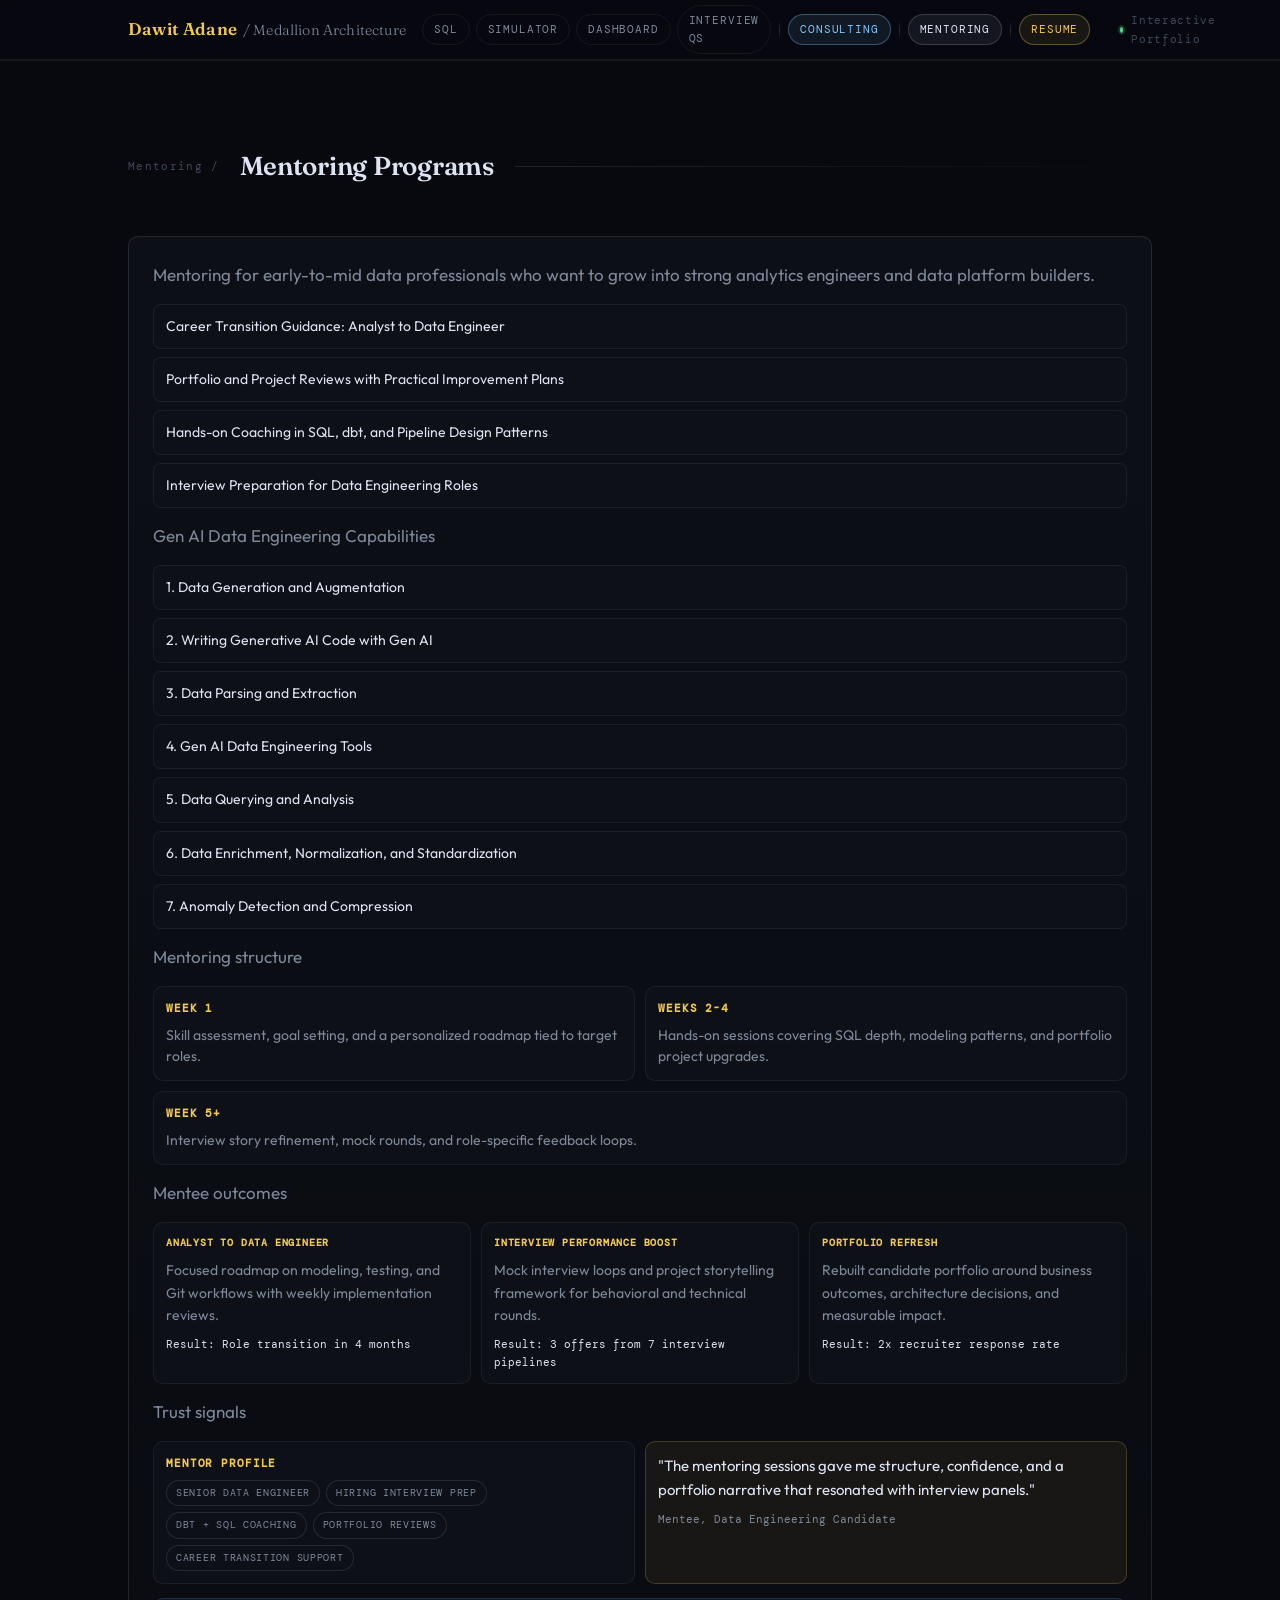
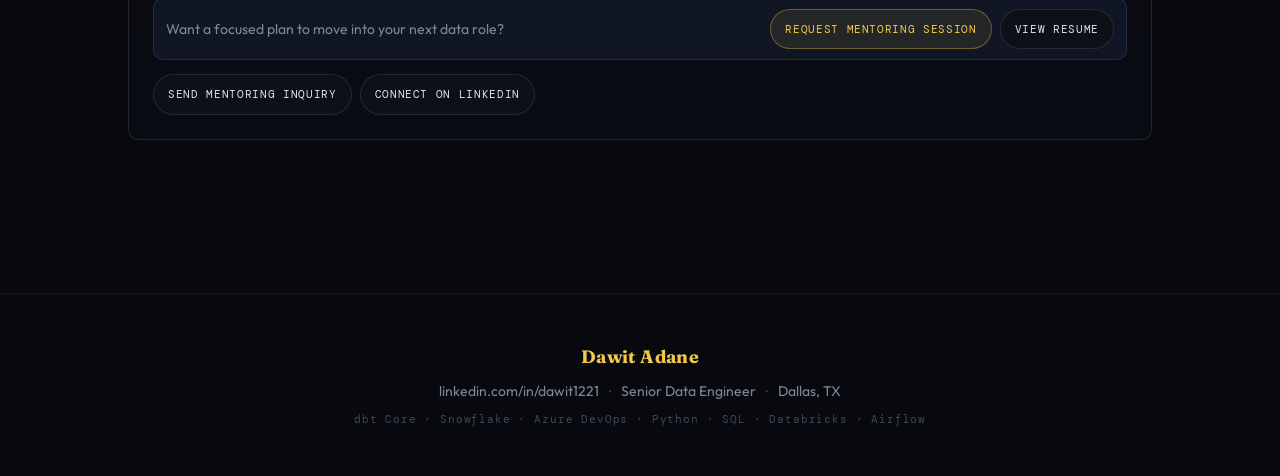
<file: mentoring.html>
<!DOCTYPE html>
<html lang="en">
<head>
<meta charset="UTF-8">
<meta name="viewport" content="width=device-width, initial-scale=1.0">
<title>Mentoring - Dawit Adane</title>
<meta name="description" content="Mentoring programs for data professionals: SQL, dbt, pipeline design, portfolio reviews, and interview preparation.">
<link rel="canonical" href="mentoring.html">
<meta property="og:type" content="website">
<meta property="og:title" content="Mentoring - Dawit Adane">
<meta property="og:description" content="Structured mentoring for career transitions into data engineering and analytics engineering.">
<meta property="og:url" content="mentoring.html">
<meta name="twitter:card" content="summary">
<meta name="twitter:title" content="Mentoring - Dawit Adane">
<meta name="twitter:description" content="Hands-on mentoring in SQL, dbt, data modeling, and interview readiness.">
<link rel="preconnect" href="https://fonts.googleapis.com">
<link rel="preconnect" href="https://fonts.gstatic.com" crossorigin>
<link href="https://fonts.googleapis.com/css2?family=Fraunces:ital,opsz,wght@0,9..144,300;0,9..144,600;0,9..144,800;1,9..144,400&family=DM+Mono:wght@400;500&family=Outfit:wght@300;400;500;600&display=swap" rel="stylesheet">
<link rel="stylesheet" href="styles.css">
</head>
<body>
<nav class="nav">
  <div class="container" style="padding-top:0;padding-bottom:0;width:100%;">
    <div class="nav__inner">
      <div class="nav__brand">Dawit Adane<em>/ Medallion Architecture</em></div>
      <div class="nav__tabs" aria-label="Portfolio Sections">
        <a class="nav__tab" href="site-index.html#sql-section">SQL</a>
        <a class="nav__tab" href="site-index.html#sim-section">Simulator</a>
        <a class="nav__tab" href="site-index.html#dash-section">Dashboard</a>
        <a class="nav__tab" href="data-engineering-interview-questions.html">Interview Qs</a>
        <span class="nav__separator" aria-hidden="true"></span>
        <a class="nav__tab nav__tab--consulting" href="consulting.html">Consulting</a>
        <span class="nav__separator" aria-hidden="true"></span>
        <a class="nav__tab nav__tab--mentoring is-active" href="mentoring.html">Mentoring</a>
        <span class="nav__separator" aria-hidden="true"></span>
        <a class="nav__tab nav__tab--resume" href="resume.html">Resume</a>
      </div>
      <div class="nav__right"><div class="pulse"></div><span>Interactive Portfolio</span></div>
    </div>
  </div>
</nav>

<section class="section" id="mentoring-section" style="padding-top: clamp(40px, 7vw, 84px);">
  <div class="container">
    <div class="section__header">
      <span class="section__num">Mentoring /</span>
      <h1 class="section__title">Mentoring Programs</h1>
      <div class="section__line"></div>
    </div>

    <div class="service-card">
      <p class="service-card__intro">Mentoring for early-to-mid data professionals who want to grow into strong analytics engineers and data platform builders.</p>
      <div class="service-list">
        <div class="service-list__row">Career Transition Guidance: Analyst to Data Engineer</div>
        <div class="service-list__row">Portfolio and Project Reviews with Practical Improvement Plans</div>
        <div class="service-list__row">Hands-on Coaching in SQL, dbt, and Pipeline Design Patterns</div>
        <div class="service-list__row">Interview Preparation for Data Engineering Roles</div>
      </div>
      <p class="service-card__intro" style="margin-top:14px;">Gen AI Data Engineering Capabilities</p>
      <div class="service-list">
        <div class="service-list__row">1. Data Generation and Augmentation</div>
        <div class="service-list__row">2. Writing Generative AI Code with Gen AI</div>
        <div class="service-list__row">3. Data Parsing and Extraction</div>
        <div class="service-list__row">4. Gen AI Data Engineering Tools</div>
        <div class="service-list__row">5. Data Querying and Analysis</div>
        <div class="service-list__row">6. Data Enrichment, Normalization, and Standardization</div>
        <div class="service-list__row">7. Anomaly Detection and Compression</div>
      </div>
      <p class="service-card__intro" style="margin-top:14px;">Mentoring structure</p>
      <div class="service-grid">
        <div class="service-item"><h3>Week 1</h3><p>Skill assessment, goal setting, and a personalized roadmap tied to target roles.</p></div>
        <div class="service-item"><h3>Weeks 2-4</h3><p>Hands-on sessions covering SQL depth, modeling patterns, and portfolio project upgrades.</p></div>
        <div class="service-item service-item--wide"><h3>Week 5+</h3><p>Interview story refinement, mock rounds, and role-specific feedback loops.</p></div>
      </div>

      <p class="service-card__intro" style="margin-top:14px;">Mentee outcomes</p>
      <div class="impact-grid">
        <article class="impact-card">
          <h3 class="impact-card__title">Analyst to Data Engineer</h3>
          <p class="impact-card__body">Focused roadmap on modeling, testing, and Git workflows with weekly implementation reviews.</p>
          <div class="impact-card__result">Result: Role transition in 4 months</div>
        </article>
        <article class="impact-card">
          <h3 class="impact-card__title">Interview Performance Boost</h3>
          <p class="impact-card__body">Mock interview loops and project storytelling framework for behavioral and technical rounds.</p>
          <div class="impact-card__result">Result: 3 offers from 7 interview pipelines</div>
        </article>
        <article class="impact-card">
          <h3 class="impact-card__title">Portfolio Refresh</h3>
          <p class="impact-card__body">Rebuilt candidate portfolio around business outcomes, architecture decisions, and measurable impact.</p>
          <div class="impact-card__result">Result: 2x recruiter response rate</div>
        </article>
      </div>

      <p class="service-card__intro" style="margin-top:14px;">Trust signals</p>
      <div class="trust-grid">
        <div class="service-item">
          <h3>Mentor Profile</h3>
          <div class="badge-list">
            <span>Senior Data Engineer</span>
            <span>Hiring Interview Prep</span>
            <span>dbt + SQL Coaching</span>
            <span>Portfolio Reviews</span>
            <span>Career Transition Support</span>
          </div>
        </div>
        <div class="quote-card">
          <blockquote>"The mentoring sessions gave me structure, confidence, and a portfolio narrative that resonated with interview panels."</blockquote>
          <cite>Mentee, Data Engineering Candidate</cite>
        </div>
      </div>

      <div class="cta-strip">
        <div class="cta-strip__text">Want a focused plan to move into your next data role?</div>
        <div class="cta-strip__actions">
          <a class="resume-btn resume-btn--pdf" href="mailto:dawitadane1221@gmail.com?subject=Request%20Mentoring%20Session">Request Mentoring Session</a>
          <a class="resume-btn" href="resume.html">View Resume</a>
        </div>
      </div>
      <div class="service-cta">
        <a class="resume-btn" href="mailto:dawitadane1221@gmail.com?subject=Mentoring%20Request">Send Mentoring Inquiry</a>
        <a class="resume-btn" href="https://www.linkedin.com/in/dawit1221" target="_blank" rel="noopener">Connect on LinkedIn</a>
      </div>
    </div>
  </div>
</section>

<footer class="footer">
  <div class="container">
    <div class="footer__inner">
      <div class="footer__name">Dawit Adane</div>
      <div class="footer__links">
        <a href="https://www.linkedin.com/in/dawit1221" target="_blank" rel="noopener">linkedin.com/in/dawit1221</a>
        <span class="footer__sep">·</span>
        <span>Senior Data Engineer</span>
        <span class="footer__sep">·</span>
        <span>Dallas, TX</span>
      </div>
      <div class="footer__stack">dbt Core · Snowflake · Azure DevOps · Python · SQL · Databricks · Airflow</div>
    </div>
  </div>
</footer>

</body>
</html>
</file>
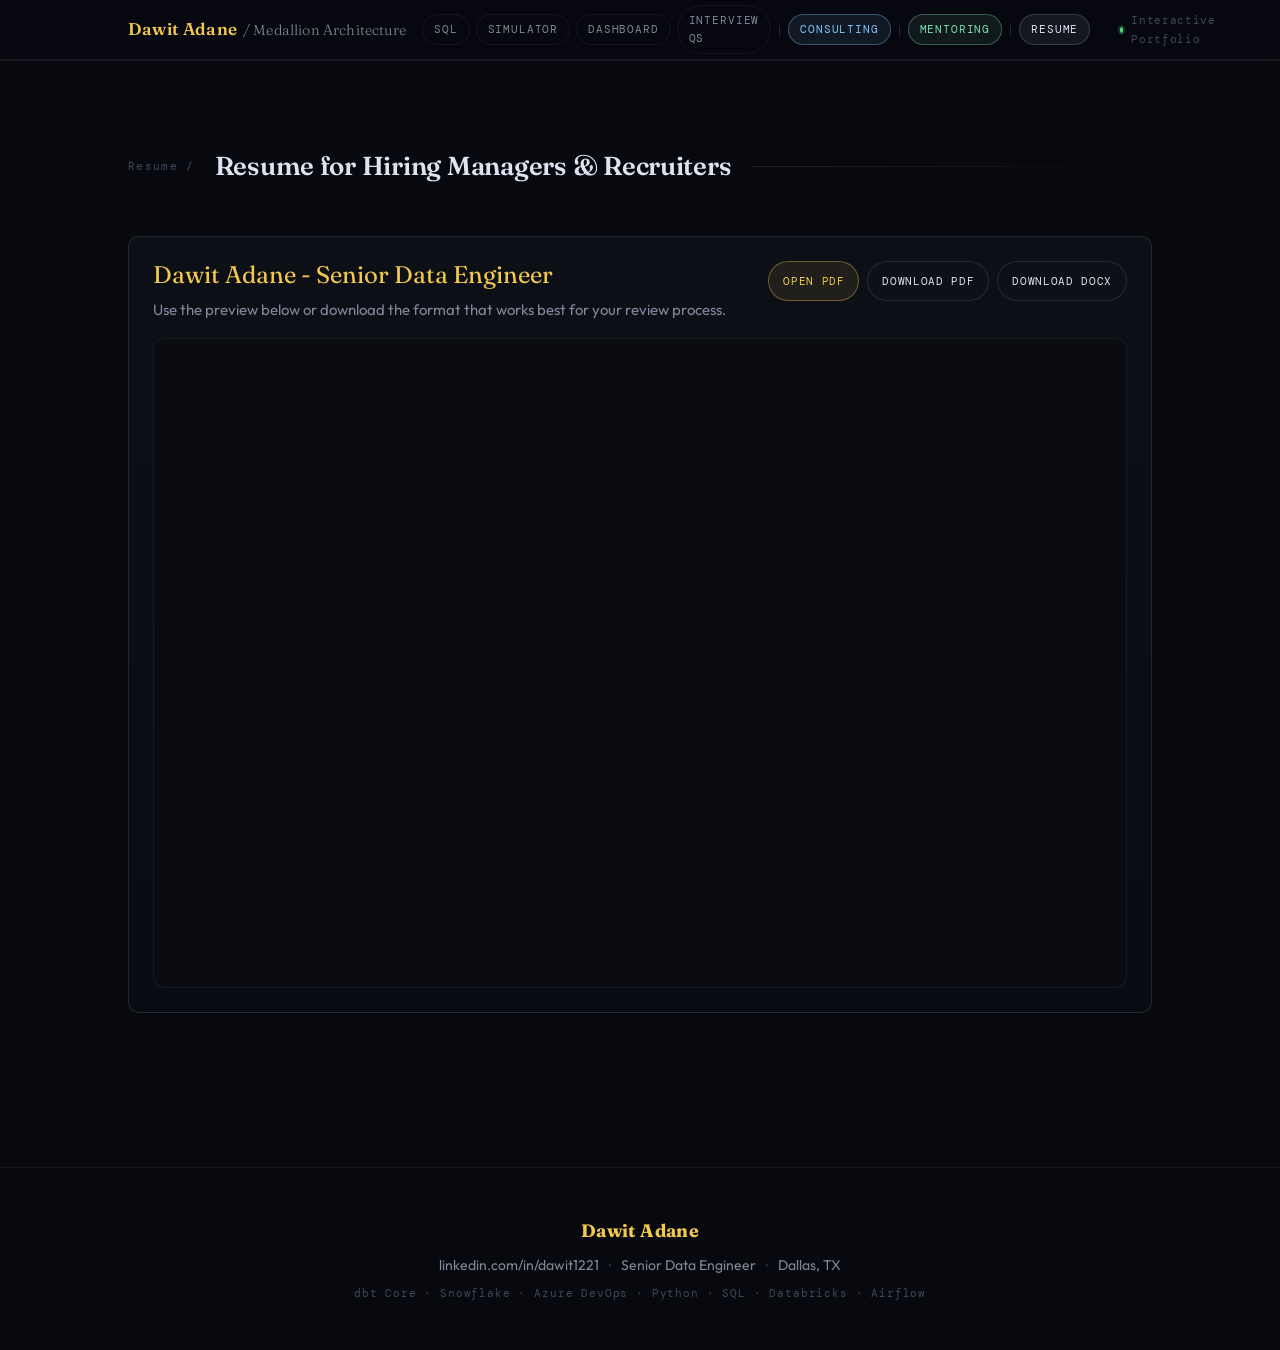
<file: resume.html>
<!DOCTYPE html>
<html lang="en">
<head>
<meta charset="UTF-8">
<meta name="viewport" content="width=device-width, initial-scale=1.0">
<title>Resume - Dawit Adane</title>
<meta name="description" content="Resume for Dawit Adane, Senior Data Engineer, with downloadable PDF and DOCX versions.">
<link rel="canonical" href="resume.html">
<meta property="og:type" content="website">
<meta property="og:title" content="Resume - Dawit Adane">
<meta property="og:description" content="View and download resume for data engineering leadership, architecture, and analytics platform delivery.">
<meta property="og:url" content="resume.html">
<meta name="twitter:card" content="summary">
<meta name="twitter:title" content="Resume - Dawit Adane">
<meta name="twitter:description" content="Senior Data Engineer resume with cloud, dbt, Snowflake, and Python expertise.">
<link rel="preconnect" href="https://fonts.googleapis.com">
<link rel="preconnect" href="https://fonts.gstatic.com" crossorigin>
<link href="https://fonts.googleapis.com/css2?family=Fraunces:ital,opsz,wght@0,9..144,300;0,9..144,600;0,9..144,800;1,9..144,400&family=DM+Mono:wght@400;500&family=Outfit:wght@300;400;500;600&display=swap" rel="stylesheet">
<link rel="stylesheet" href="styles.css">
</head>
<body>
<nav class="nav">
  <div class="container" style="padding-top:0;padding-bottom:0;width:100%;">
    <div class="nav__inner">
      <div class="nav__brand">Dawit Adane<em>/ Medallion Architecture</em></div>
      <div class="nav__tabs" aria-label="Portfolio Sections">
        <a class="nav__tab" href="site-index.html#sql-section">SQL</a>
        <a class="nav__tab" href="site-index.html#sim-section">Simulator</a>
        <a class="nav__tab" href="site-index.html#dash-section">Dashboard</a>
        <a class="nav__tab" href="data-engineering-interview-questions.html">Interview Qs</a>
        <span class="nav__separator" aria-hidden="true"></span>
        <a class="nav__tab nav__tab--consulting" href="consulting.html">Consulting</a>
        <span class="nav__separator" aria-hidden="true"></span>
        <a class="nav__tab nav__tab--mentoring" href="mentoring.html">Mentoring</a>
        <span class="nav__separator" aria-hidden="true"></span>
        <a class="nav__tab nav__tab--resume is-active" href="resume.html">Resume</a>
      </div>
      <div class="nav__right"><div class="pulse"></div><span>Interactive Portfolio</span></div>
    </div>
  </div>
</nav>

<section class="section" id="resume-section" style="padding-top: clamp(40px, 7vw, 84px);">
  <div class="container">
    <div class="section__header">
      <span class="section__num">Resume /</span>
      <h1 class="section__title">Resume for Hiring Managers &amp; Recruiters</h1>
      <div class="section__line"></div>
    </div>

    <div class="resume-card">
      <div class="resume-card__top">
        <div>
          <div class="resume-card__title">Dawit Adane - Senior Data Engineer</div>
          <p class="resume-card__sub">Use the preview below or download the format that works best for your review process.</p>
        </div>
        <div class="resume-actions">
          <a class="resume-btn resume-btn--pdf" href="Resume-Dawit-Adane.pdf" target="_blank" rel="noopener">Open PDF</a>
          <a class="resume-btn" href="Resume-Dawit-Adane.pdf" download="Dawit_Adane_Senior_Data_Engineer_Resume.pdf">Download PDF</a>
          <a class="resume-btn" href="Dawit_Adane_Senior_Data_Engineer_2026.docx" download="Dawit_Adane_Senior_Data_Engineer_Resume.docx">Download DOCX</a>
        </div>
      </div>

      <div class="resume-viewer-wrap">
        <iframe
          class="resume-viewer"
          src="Resume-Dawit-Adane.pdf#view=FitH"
          title="Dawit Adane Resume PDF"
          loading="lazy"
        ></iframe>
      </div>
    </div>
  </div>
</section>

<footer class="footer">
  <div class="container">
    <div class="footer__inner">
      <div class="footer__name">Dawit Adane</div>
      <div class="footer__links">
        <a href="https://www.linkedin.com/in/dawit1221" target="_blank" rel="noopener">linkedin.com/in/dawit1221</a>
        <span class="footer__sep">·</span>
        <span>Senior Data Engineer</span>
        <span class="footer__sep">·</span>
        <span>Dallas, TX</span>
      </div>
      <div class="footer__stack">dbt Core · Snowflake · Azure DevOps · Python · SQL · Databricks · Airflow</div>
    </div>
  </div>
</footer>

</body>
</html>
</file>
<file: styles.css>
/* ============================================================
   MEDALLION ARCHITECTURE PORTFOLIO
   styles.css — All visual styles
   ------------------------------------------------------------
   Author   : Dawit Adane — Senior Data Engineer
   LinkedIn : linkedin.com/in/dawit1221
   Stack    : dbt Core · Snowflake · Azure · Python · SQL
   ------------------------------------------------------------
   TABLE OF CONTENTS
   1. Design Tokens (CSS Custom Properties)
   2. Reset & Base
   3. Scrollbar & Selection
   4. Layout Utilities
   5. Scroll Reveal System (IntersectionObserver classes)
   6. Navigation
   7. Hero Section
   8. Section Wrapper
   9. Industry Tabs (pill buttons)
  10. Use-Case Card
  11. SQL Accordion (CSS grid-template-rows animation)
  12. Pipeline Simulator — Controls, Canvas, Stages
  13. Flow Connectors (animated arrows)
  14. Console Log Output
  15. Gold Layer Dashboard — KPIs & Charts
  16. Footer
  17. Responsive Overrides (@media breakpoints)
============================================================ */

/* ════════════════════════════════════════════
   DESIGN TOKENS
════════════════════════════════════════════ */
:root {
  /* Surface palette */
  --bg:         #08090f;
  --bg-card:    #0e1018;
  --bg-raised:  #141720;
  --bg-hover:   #1a1f2e;
  --border:     rgba(255,255,255,0.06);
  --border-md:  rgba(255,255,255,0.10);
  --border-hi:  rgba(255,255,255,0.16);

  /* Text */
  --txt:        #dde3f0;
  --txt-2:      #7e8899;
  --txt-3:      #404859;

  /* Medallion colors */
  --bronze:     #d4884a;
  --bronze-dim: rgba(212,136,74,0.10);
  --bronze-glo: rgba(212,136,74,0.22);
  --silver:     #a0aec0;
  --silver-dim: rgba(160,174,192,0.10);
  --silver-glo: rgba(160,174,192,0.22);
  --gold:       #f2c94c;
  --gold-dim:   rgba(242,201,76,0.10);
  --gold-glo:   rgba(242,201,76,0.28);

  /* Accent */
  --accent:     #5b8dee;
  --accent-dim: rgba(91,141,238,0.10);
  --accent-glo: rgba(91,141,238,0.20);
  --green:      #4ade80;
  --green-dim:  rgba(74,222,128,0.10);
  --red:        #f87171;

  /* Type */
  --f-display: 'Fraunces', Georgia, serif;
  --f-mono:    'DM Mono', 'Courier New', monospace;
  --f-body:    'Outfit', system-ui, sans-serif;

  /* Spacing scale (fluid, clamp-based) */
  --sp-xs:  clamp(6px, 1vw, 10px);
  --sp-sm:  clamp(10px, 1.5vw, 16px);
  --sp-md:  clamp(16px, 2.5vw, 28px);
  --sp-lg:  clamp(24px, 4vw, 48px);
  --sp-xl:  clamp(40px, 6vw, 80px);
  --sp-2xl: clamp(60px, 9vw, 120px);

  /* Layout */
  --max-w: 1120px;
  --radius: 10px;
  --radius-sm: 5px;

  /* Motion */
  --ease: cubic-bezier(0.22, 1, 0.36, 1);
  --ease-in: cubic-bezier(0.55, 0, 1, 0.45);
  --dur: 0.35s;
  --dur-slow: 0.65s;
}

/* ════ RESET & BASE ════ */
*, *::before, *::after { box-sizing: border-box; margin: 0; padding: 0; }
html { scroll-behavior: smooth; font-size: 16px; }
body {
  font-family: var(--f-body);
  background: var(--bg);
  color: var(--txt);
  line-height: 1.65;
  -webkit-font-smoothing: antialiased;
  -moz-osx-font-smoothing: grayscale;
  overflow-x: hidden;
}
img, svg { display: block; max-width: 100%; }
button { font-family: inherit; cursor: pointer; }
a { color: inherit; }

/* ════ SCROLLBAR ════ */
::-webkit-scrollbar { width: 4px; height: 4px; }
::-webkit-scrollbar-track { background: var(--bg); }
::-webkit-scrollbar-thumb { background: var(--bg-raised); border-radius: 2px; }
::-webkit-scrollbar-thumb:hover { background: var(--bg-hover); }

/* ════ SELECTION ════ */
::selection { background: rgba(242,201,76,0.25); color: var(--txt); }

/* ════════════════════════════════════════════
   LAYOUT UTILITIES
════════════════════════════════════════════ */
.container {
  max-width: var(--max-w);
  margin: 0 auto;
  padding: 0 clamp(16px, 5vw, 48px);
}

/* ════════════════════════════════════════════
   SCROLL REVEAL SYSTEM
════════════════════════════════════════════ */
.reveal {
  opacity: 0;
  transform: translateY(24px);
  transition: opacity var(--dur-slow) var(--ease), transform var(--dur-slow) var(--ease);
}
.reveal.visible {
  opacity: 1;
  transform: translateY(0);
}
.reveal-delay-1 { transition-delay: 0.08s; }
.reveal-delay-2 { transition-delay: 0.16s; }
.reveal-delay-3 { transition-delay: 0.24s; }
.reveal-delay-4 { transition-delay: 0.32s; }

/* ════════════════════════════════════════════
   NAV
════════════════════════════════════════════ */
.nav {
  position: sticky;
  top: 0;
  z-index: 100;
  height: clamp(50px, 6vw, 60px);
  display: flex;
  align-items: center;
  background: rgba(8,9,15,0.80);
  backdrop-filter: blur(20px) saturate(1.4);
  -webkit-backdrop-filter: blur(20px) saturate(1.4);
  border-bottom: 1px solid var(--border);
  transition: background var(--dur) var(--ease);
}
.nav__inner {
  display: flex;
  align-items: center;
  justify-content: space-between;
  gap: 16px;
  width: 100%;
}
.nav__brand {
  font-family: var(--f-display);
  font-size: clamp(14px, 2vw, 17px);
  font-weight: 600;
  letter-spacing: 0.01em;
  color: var(--gold);
  white-space: nowrap;
}
.nav__brand em {
  font-style: normal;
  color: var(--txt-2);
  font-weight: 300;
  margin-left: 6px;
  font-size: 0.85em;
}
.nav__right {
  display: flex;
  align-items: center;
  gap: 8px;
  font-family: var(--f-mono);
  font-size: 11px;
  color: var(--txt-3);
  letter-spacing: 0.06em;
}

.nav__tabs {
  display: flex;
  align-items: center;
  gap: 6px;
  margin-left: auto;
  margin-right: 14px;
}

.nav__separator {
  width: 1px;
  height: 18px;
  background: linear-gradient(180deg, transparent, var(--border-hi), transparent);
  margin: 0 2px;
  flex-shrink: 0;
}

.nav__tab {
  text-decoration: none;
  font-family: var(--f-mono);
  font-size: 10.5px;
  letter-spacing: 0.08em;
  text-transform: uppercase;
  color: var(--txt-2);
  border: 1px solid var(--border);
  border-radius: 999px;
  padding: 6px 11px;
  transition: color var(--dur) var(--ease), border-color var(--dur) var(--ease), background var(--dur) var(--ease);
}

.nav__tab:hover {
  color: var(--txt);
  border-color: var(--border-hi);
  background: var(--bg-hover);
}

.nav__tab.is-active {
  color: var(--txt);
  border-color: var(--border-hi);
  background: var(--bg-raised);
}

.nav__tab--resume {
  color: var(--gold);
  border-color: rgba(242,201,76,0.35);
  background: rgba(242,201,76,0.08);
}

.nav__tab--consulting {
  color: #7ec7ff;
  border-color: rgba(126,199,255,0.35);
  background: rgba(126,199,255,0.09);
}

.nav__tab--mentoring {
  color: #7ddfb0;
  border-color: rgba(125,223,176,0.35);
  background: rgba(125,223,176,0.08);
}
.pulse {
  width: 6px; height: 6px;
  border-radius: 50%;
  background: var(--green);
  box-shadow: 0 0 0 2px rgba(74,222,128,0.2);
  animation: pulse-ring 2.4s ease-in-out infinite;
}
@keyframes pulse-ring {
  0%, 100% { box-shadow: 0 0 0 2px rgba(74,222,128,0.2); }
  50%       { box-shadow: 0 0 0 5px rgba(74,222,128,0.08); }
}

/* ════════════════════════════════════════════
   HERO
════════════════════════════════════════════ */
.hero {
  position: relative;
  padding: var(--sp-2xl) 0 var(--sp-xl);
  overflow: hidden;
}

/* Ambient gradient mesh */
.hero__mesh {
  position: absolute;
  inset: 0;
  pointer-events: none;
  overflow: hidden;
  z-index: 0;
}
.hero__mesh::before {
  content: '';
  position: absolute;
  top: -20%;
  left: 50%;
  transform: translateX(-50%);
  width: 80%;
  height: 60%;
  background: radial-gradient(ellipse, rgba(91,141,238,0.06) 0%, transparent 70%);
  filter: blur(40px);
}
.hero__mesh::after {
  content: '';
  position: absolute;
  bottom: 0; left: 10%;
  width: 40%;
  height: 40%;
  background: radial-gradient(ellipse, rgba(242,201,76,0.04) 0%, transparent 70%);
  filter: blur(60px);
}

/* Grid lines decoration */
.hero__grid {
  position: absolute;
  inset: 0;
  background-image:
    linear-gradient(rgba(255,255,255,0.015) 1px, transparent 1px),
    linear-gradient(90deg, rgba(255,255,255,0.015) 1px, transparent 1px);
  background-size: 80px 80px;
  mask-image: radial-gradient(ellipse 80% 60% at 50% 0%, black 0%, transparent 100%);
  -webkit-mask-image: radial-gradient(ellipse 80% 60% at 50% 0%, black 0%, transparent 100%);
  pointer-events: none;
  z-index: 0;
}

.hero__inner {
  position: relative;
  z-index: 1;
  text-align: center;
}

.hero__eyebrow {
  display: inline-flex;
  align-items: center;
  gap: 8px;
  font-family: var(--f-mono);
  font-size: clamp(10px, 1.2vw, 12px);
  letter-spacing: 0.14em;
  text-transform: uppercase;
  color: var(--accent);
  background: var(--accent-dim);
  border: 1px solid rgba(91,141,238,0.18);
  padding: 5px 14px;
  border-radius: 100px;
  margin-bottom: var(--sp-md);
  animation: fadeUp 0.6s var(--ease) 0.1s both;
}
.hero__eyebrow::before {
  content: '';
  width: 5px; height: 5px;
  border-radius: 50%;
  background: var(--accent);
  flex-shrink: 0;
}

.hero__h1 {
  font-family: var(--f-display);
  font-size: clamp(32px, 6.5vw, 76px);
  font-weight: 800;
  line-height: 1.02;
  letter-spacing: -0.02em;
  margin-bottom: var(--sp-sm);
  animation: fadeUp 0.6s var(--ease) 0.2s both;
}
.hero__h1 .t-bronze { color: var(--bronze); }
.hero__h1 .t-silver { color: var(--silver); }
.hero__h1 .t-gold   { color: var(--gold);   }
.hero__h1 .t-arrow  { color: var(--txt-3); font-weight: 300; font-style: italic; }

.hero__sub {
  font-size: clamp(15px, 2vw, 19px);
  color: var(--txt-2);
  max-width: 56ch;
  margin: 0 auto var(--sp-lg);
  line-height: 1.6;
  font-weight: 300;
  animation: fadeUp 0.6s var(--ease) 0.3s both;
}

/* Layer cards row */
.hero__layers {
  display: flex;
  justify-content: center;
  gap: clamp(8px, 1.5vw, 16px);
  flex-wrap: wrap;
  animation: fadeUp 0.6s var(--ease) 0.4s both;
}
.layer-card {
  display: flex;
  flex-direction: column;
  align-items: center;
  gap: 6px;
  padding: clamp(14px, 2vw, 22px) clamp(18px, 3vw, 32px);
  border-radius: var(--radius);
  border: 1px solid var(--border-md);
  backdrop-filter: blur(10px);
  transition: transform var(--dur) var(--ease), box-shadow var(--dur) var(--ease);
  cursor: default;
  min-width: 110px;
}
.layer-card:hover { transform: translateY(-3px); }

.layer-card--bronze { background: var(--bronze-dim); }
.layer-card--bronze:hover { box-shadow: 0 12px 40px var(--bronze-glo); }
.layer-card--silver { background: var(--silver-dim); }
.layer-card--silver:hover { box-shadow: 0 12px 40px var(--silver-glo); }
.layer-card--gold   { background: var(--gold-dim); }
.layer-card--gold:hover   { box-shadow: 0 12px 40px var(--gold-glo); }

.layer-card__tag {
  font-family: var(--f-mono);
  font-size: 9px;
  letter-spacing: 0.14em;
  text-transform: uppercase;
  opacity: 0.7;
}
.layer-card--bronze .layer-card__tag { color: var(--bronze); }
.layer-card--silver .layer-card__tag { color: var(--silver); }
.layer-card--gold   .layer-card__tag { color: var(--gold);   }

.layer-card__name {
  font-family: var(--f-display);
  font-size: clamp(18px, 2.5vw, 26px);
  font-weight: 700;
  line-height: 1;
}
.layer-card--bronze .layer-card__name { color: var(--bronze); }
.layer-card--silver .layer-card__name { color: var(--silver); }
.layer-card--gold   .layer-card__name { color: var(--gold);   }

.layer-card__desc {
  font-size: clamp(11px, 1.2vw, 13px);
  color: var(--txt-3);
}

/* Flow arrow between layer cards */
.layer-arrow {
  display: flex;
  align-items: center;
  justify-content: center;
  color: var(--txt-3);
  font-size: clamp(14px, 2vw, 20px);
  padding-top: 2px;
  font-family: var(--f-display);
  font-style: italic;
}

@keyframes fadeUp {
  from { opacity: 0; transform: translateY(20px); }
  to   { opacity: 1; transform: translateY(0); }
}

/* ════════════════════════════════════════════
   SECTION WRAPPER
════════════════════════════════════════════ */
.section {
  padding: var(--sp-xl) 0;
  border-top: 1px solid var(--border);
}

.section__header {
  display: flex;
  align-items: center;
  gap: clamp(10px, 2vw, 20px);
  margin-bottom: var(--sp-lg);
}
.section__num {
  font-family: var(--f-mono);
  font-size: 11px;
  color: var(--txt-3);
  letter-spacing: 0.12em;
  flex-shrink: 0;
}
.section__title {
  font-family: var(--f-display);
  font-size: clamp(18px, 3vw, 26px);
  font-weight: 600;
  letter-spacing: -0.01em;
}
.section__line {
  flex: 1;
  height: 1px;
  background: linear-gradient(90deg, var(--border-md), transparent);
}

/* ════════════════════════════════════════════
   INDUSTRY TABS — responsive pill bar
════════════════════════════════════════════ */
.ind-pills {
  display: flex;
  gap: 6px;
  flex-wrap: wrap;
  margin-bottom: var(--sp-md);
}
.ind-pill {
  display: flex;
  align-items: center;
  gap: 7px;
  padding: 8px 16px;
  border-radius: 100px;
  border: 1px solid var(--border-md);
  background: var(--bg-card);
  color: var(--txt-2);
  font-size: clamp(12px, 1.5vw, 14px);
  font-weight: 500;
  cursor: pointer;
  transition:
    background var(--dur) var(--ease),
    border-color var(--dur) var(--ease),
    color var(--dur) var(--ease),
    transform 0.2s var(--ease),
    box-shadow 0.2s var(--ease);
  white-space: nowrap;
}
.ind-pill:hover {
  background: var(--bg-raised);
  color: var(--txt);
  transform: translateY(-1px);
}
.ind-pill.active {
  background: var(--bg-raised);
  border-color: var(--border-hi);
  color: var(--txt);
  box-shadow: 0 2px 12px rgba(0,0,0,0.4);
}
.ind-pill .pill-icon { font-size: 16px; line-height: 1; }

/* Industry panels */
.industry-panel { display: none; animation: panelIn 0.35s var(--ease) both; }
.industry-panel.active { display: block; }
@keyframes panelIn {
  from { opacity: 0; transform: translateY(10px); }
  to   { opacity: 1; transform: translateY(0); }
}

/* Use-case card */
.uc-card {
  background: var(--bg-card);
  border: 1px solid var(--border-md);
  border-radius: var(--radius);
  padding: var(--sp-md) var(--sp-lg);
  margin-bottom: var(--sp-md);
  display: flex;
  gap: var(--sp-md);
  align-items: flex-start;
}
.uc-card__icon { font-size: clamp(28px, 4vw, 38px); flex-shrink: 0; line-height: 1; margin-top: 2px; }
.uc-card__body {}
.uc-card__title {
  font-family: var(--f-display);
  font-size: clamp(16px, 2.2vw, 20px);
  font-weight: 600;
  color: var(--txt);
  margin-bottom: 6px;
}
.uc-card__desc {
  font-size: clamp(13px, 1.5vw, 15px);
  color: var(--txt-2);
  line-height: 1.6;
  max-width: 70ch;
}
.uc-card__tags {
  display: flex;
  flex-wrap: wrap;
  gap: 6px;
  margin-top: 12px;
}
.tag {
  font-family: var(--f-mono);
  font-size: 10px;
  letter-spacing: 0.07em;
  text-transform: uppercase;
  padding: 3px 9px;
  border-radius: 4px;
  border: 1px solid;
}
.tag--blue   { background: var(--accent-dim); color: var(--accent);  border-color: rgba(91,141,238,0.18); }
.tag--green  { background: var(--green-dim);  color: var(--green);   border-color: rgba(74,222,128,0.18); }
.tag--gold   { background: var(--gold-dim);   color: var(--gold);    border-color: rgba(242,201,76,0.18); }
.tag--bronze { background: var(--bronze-dim); color: var(--bronze);  border-color: rgba(212,136,74,0.18); }

/* ════════════════════════════════════════════
   SQL ACCORDION — polished
════════════════════════════════════════════ */
.sql-layers { display: flex; flex-direction: column; gap: 8px; }

.sql-block {
  border: 1px solid var(--border);
  border-radius: var(--radius);
  overflow: hidden;
  transition: border-color var(--dur) var(--ease), box-shadow var(--dur) var(--ease);
}
.sql-block:hover { border-color: var(--border-md); }
.sql-block.open  { border-color: var(--border-hi); }
.sql-block.open.l-bronze { box-shadow: 0 0 0 1px rgba(212,136,74,0.15), 0 4px 20px rgba(212,136,74,0.06); }
.sql-block.open.l-silver { box-shadow: 0 0 0 1px rgba(160,174,192,0.15), 0 4px 20px rgba(160,174,192,0.06); }
.sql-block.open.l-gold   { box-shadow: 0 0 0 1px rgba(242,201,76,0.20),  0 4px 20px rgba(242,201,76,0.08); }

.sql-block-header {
  display: flex;
  align-items: center;
  gap: 12px;
  padding: 13px 18px;
  cursor: pointer;
  background: var(--bg-card);
  user-select: none;
  transition: background var(--dur) var(--ease);
}
.sql-block-header:hover { background: var(--bg-raised); }

.layer-badge {
  font-family: var(--f-mono);
  font-size: 9px;
  letter-spacing: 0.12em;
  text-transform: uppercase;
  padding: 4px 10px;
  border-radius: 100px;
  font-weight: 500;
  flex-shrink: 0;
}
.lb-bronze { background: var(--bronze-dim); color: var(--bronze); border: 1px solid rgba(212,136,74,0.2); }
.lb-silver { background: var(--silver-dim); color: var(--silver); border: 1px solid rgba(160,174,192,0.2); }
.lb-gold   { background: var(--gold-dim);   color: var(--gold);   border: 1px solid rgba(242,201,76,0.2); }

.sql-block-label {
  font-family: var(--f-mono);
  font-size: clamp(11px, 1.3vw, 12.5px);
  color: var(--txt-2);
  flex: 1;
  min-width: 0;
  overflow: hidden;
  text-overflow: ellipsis;
  white-space: nowrap;
}
.sql-toggle-icon {
  font-size: 11px;
  color: var(--txt-3);
  transition: transform var(--dur) var(--ease), color var(--dur) var(--ease);
  flex-shrink: 0;
}
.sql-block.open .sql-toggle-icon { transform: rotate(180deg); color: var(--txt-2); }

.sql-body {
  display: grid;
  grid-template-rows: 0fr;
  transition: grid-template-rows 0.38s var(--ease);
}
.sql-block.open .sql-body { grid-template-rows: 1fr; }
.sql-body__inner { overflow: hidden; }

.sql-desc {
  padding: 10px 18px;
  font-size: 13px;
  color: var(--txt-2);
  background: var(--bg);
  border-top: 1px solid var(--border);
  border-bottom: 1px solid var(--border);
  line-height: 1.55;
}

pre {
  padding: 20px 18px;
  overflow-x: auto;
  font-family: var(--f-mono);
  font-size: clamp(11px, 1.3vw, 12.5px);
  line-height: 1.75;
  color: #b4c0d8;
  background: #050609;
  tab-size: 2;
}
/* Syntax classes */
.k  { color: #6fa8dc; }
.f  { color: #7dd3a8; }
.s  { color: #f2c94c; }
.c  { color: #3d4559; font-style: italic; }
.t  { color: #e8a87c; }
.n  { color: #c4a8e8; }

/* ════════════════════════════════════════════
   PIPELINE SIMULATOR
════════════════════════════════════════════ */
.sim-controls {
  display: flex;
  align-items: center;
  gap: var(--sp-sm);
  flex-wrap: wrap;
  margin-bottom: var(--sp-md);
}

.sim-industry-pills {
  display: flex;
  gap: 6px;
  flex-wrap: wrap;
  flex: 1;
}
.sim-pill {
  font-size: clamp(11px, 1.4vw, 13px);
  font-weight: 500;
  padding: 7px 14px;
  border-radius: 100px;
  border: 1px solid var(--border-md);
  background: var(--bg-card);
  color: var(--txt-2);
  cursor: pointer;
  transition: all var(--dur) var(--ease);
  white-space: nowrap;
}
.sim-pill:hover   { background: var(--bg-raised); color: var(--txt); transform: translateY(-1px); }
.sim-pill.active  { background: var(--bg-raised); border-color: var(--border-hi); color: var(--txt); }

.sim-btns { display: flex; gap: 8px; flex-shrink: 0; }

.btn-run {
  display: inline-flex;
  align-items: center;
  gap: 8px;
  padding: clamp(9px, 1.2vw, 11px) clamp(18px, 2.5vw, 26px);
  border-radius: 100px;
  border: none;
  background: linear-gradient(135deg, var(--gold), #e6b73c);
  color: #0c0d10;
  font-family: var(--f-body);
  font-size: clamp(13px, 1.5vw, 14px);
  font-weight: 700;
  letter-spacing: 0.01em;
  cursor: pointer;
  transition: all var(--dur) var(--ease);
  box-shadow: 0 4px 20px rgba(242,201,76,0.25);
}
.btn-run:hover { transform: translateY(-2px); box-shadow: 0 8px 30px rgba(242,201,76,0.35); }
.btn-run:active { transform: translateY(0); }
.btn-run:disabled { opacity: 0.45; cursor: not-allowed; transform: none; box-shadow: none; }
.btn-run .run-icon { font-size: 13px; }

.btn-reset {
  display: inline-flex;
  align-items: center;
  gap: 6px;
  padding: 9px 16px;
  border-radius: 100px;
  border: 1px solid var(--border-md);
  background: transparent;
  color: var(--txt-2);
  font-size: 13px;
  cursor: pointer;
  transition: all var(--dur) var(--ease);
}
.btn-reset:hover { background: var(--bg-raised); color: var(--txt); border-color: var(--border-hi); }

/* Stat bar */
.sim-stats {
  display: flex;
  gap: 8px;
  flex-wrap: wrap;
  margin-bottom: var(--sp-md);
}
.sim-stat {
  font-family: var(--f-mono);
  font-size: 11px;
  padding: 5px 12px;
  border-radius: 6px;
  border: 1px solid var(--border);
  background: var(--bg-card);
  color: var(--txt-2);
  transition: all var(--dur) var(--ease);
}
.sim-stat span { color: var(--txt); }
.sim-stat.active { border-color: rgba(74,222,128,0.3); color: var(--green); }

/* Pipeline canvas */
.pipe-canvas {
  background: var(--bg-card);
  border: 1px solid var(--border-md);
  border-radius: var(--radius);
  padding: clamp(16px, 3vw, 32px);
  margin-bottom: var(--sp-sm);
  position: relative;
}

.pipe-stages {
  display: grid;
  grid-template-columns: 1fr auto 1fr auto 1fr;
  gap: 0;
  align-items: start;
}

.pipe-stage {
  background: var(--bg-raised);
  border: 1px solid var(--border);
  border-radius: var(--radius);
  overflow: hidden;
  transition: border-color var(--dur) var(--ease), box-shadow var(--dur-slow) var(--ease);
}
.pipe-stage.st-running {
  border-color: rgba(91,141,238,0.4);
  box-shadow: 0 0 0 1px rgba(91,141,238,0.15), 0 0 30px rgba(91,141,238,0.08);
}
.pipe-stage.st-done-bronze {
  border-color: rgba(212,136,74,0.35);
  box-shadow: 0 0 0 1px rgba(212,136,74,0.12), 0 0 24px rgba(212,136,74,0.07);
}
.pipe-stage.st-done-silver {
  border-color: rgba(160,174,192,0.35);
  box-shadow: 0 0 0 1px rgba(160,174,192,0.12), 0 0 24px rgba(160,174,192,0.07);
}
.pipe-stage.st-done-gold {
  border-color: rgba(242,201,76,0.40);
  box-shadow: 0 0 0 1px rgba(242,201,76,0.18), 0 0 32px rgba(242,201,76,0.10);
}

.pipe-stage__head {
  padding: 12px 16px;
  display: flex;
  align-items: center;
  gap: 10px;
  border-bottom: 1px solid var(--border);
}
.pipe-stage__head--bronze { background: rgba(212,136,74,0.06); }
.pipe-stage__head--silver { background: rgba(160,174,192,0.06); }
.pipe-stage__head--gold   { background: rgba(242,201,76,0.06); }

.stage-indicator {
  width: 8px; height: 8px;
  border-radius: 50%;
  background: var(--txt-3);
  flex-shrink: 0;
  transition: all 0.4s var(--ease);
}
.stage-indicator.ind-running {
  background: var(--accent);
  box-shadow: 0 0 0 3px rgba(91,141,238,0.2);
  animation: ind-pulse 0.9s ease-in-out infinite;
}
.stage-indicator.ind-bronze { background: var(--bronze); box-shadow: 0 0 8px var(--bronze-glo); }
.stage-indicator.ind-silver { background: var(--silver); box-shadow: 0 0 8px var(--silver-glo); }
.stage-indicator.ind-gold   { background: var(--gold);   box-shadow: 0 0 12px var(--gold-glo);  }
@keyframes ind-pulse { 0%,100%{transform:scale(1)}50%{transform:scale(1.5);opacity:0.7} }

.stage-label {
  font-family: var(--f-mono);
  font-size: 10px;
  letter-spacing: 0.1em;
  text-transform: uppercase;
  font-weight: 500;
  transition: color var(--dur) var(--ease);
}
.stage-label.lbl-idle   { color: var(--txt-3); }
.stage-label.lbl-bronze { color: var(--bronze); }
.stage-label.lbl-silver { color: var(--silver); }
.stage-label.lbl-gold   { color: var(--gold); }

.pipe-stage__rows { padding: 4px 0; }

.stage-row {
  display: flex;
  align-items: center;
  gap: 8px;
  padding: 7px 16px;
  border-bottom: 1px solid rgba(255,255,255,0.03);
  transition: background 0.2s;
}
.stage-row:last-child { border-bottom: none; }
.stage-row__icon { font-size: 12px; flex-shrink: 0; width: 16px; text-align: center; }
.stage-row__lbl  { font-size: clamp(10px, 1.2vw, 11.5px); color: var(--txt-3); flex: 1; }
.stage-row__val  { font-family: var(--f-mono); font-size: clamp(10px, 1.2vw, 11.5px); color: var(--txt-2); transition: color var(--dur) var(--ease); }
.stage-row__val.v-green  { color: var(--green); }
.stage-row__val.v-gold   { color: var(--gold); }
.stage-row__val.v-blink  { animation: blink 1.1s ease-in-out infinite; }
@keyframes blink { 0%,100%{opacity:1}50%{opacity:0.3} }

/* Flow connector */
.flow-connector {
  display: flex;
  flex-direction: column;
  align-items: center;
  justify-content: center;
  padding: 0 4px;
  align-self: center;
  gap: 0;
  margin-top: 28px;
}
.flow-line {
  width: 2px;
  height: 32px;
  background: var(--border);
  border-radius: 1px;
  position: relative;
  overflow: hidden;
}
.flow-line::after {
  content: '';
  position: absolute;
  top: -100%;
  left: 0;
  width: 100%;
  height: 100%;
  background: linear-gradient(180deg, transparent, var(--green), transparent);
  transition: top 0s;
}
.flow-line.flowing::after { animation: flow-drop 0.7s var(--ease) forwards; }
@keyframes flow-drop { from{top:-100%} to{top:100%} }
.flow-line.done::after { background: var(--green); top:0; height:100%; animation:none; }

.flow-caret {
  width: 0; height: 0;
  border-left: 5px solid transparent;
  border-right: 5px solid transparent;
  border-top: 7px solid var(--border);
  transition: border-top-color var(--dur) var(--ease);
}
.flow-caret.lit { border-top-color: var(--green); }

/* Console */
.sim-console {
  border: 1px solid var(--border);
  border-radius: var(--radius);
  overflow: hidden;
}
.sim-console__bar {
  background: var(--bg-raised);
  border-bottom: 1px solid var(--border);
  padding: 9px 16px;
  display: flex;
  align-items: center;
  gap: 10px;
  font-family: var(--f-mono);
  font-size: 11px;
  color: var(--txt-3);
  letter-spacing: 0.06em;
}
.console-dots { display: flex; gap: 5px; }
.console-dots span { width: 9px; height: 9px; border-radius: 50%; }
.cd-r { background: rgba(248,113,113,0.7); }
.cd-y { background: rgba(242,201,76,0.7); }
.cd-g { background: rgba(74,222,128,0.7); }
.sim-console__body {
  background: #040508;
  padding: 14px 16px;
  height: clamp(140px, 20vw, 190px);
  overflow-y: auto;
  display: flex;
  flex-direction: column;
  gap: 4px;
  scrollbar-width: thin;
}
.log-line {
  display: flex;
  align-items: baseline;
  gap: 8px;
  font-family: var(--f-mono);
  font-size: clamp(10.5px, 1.2vw, 12px);
  line-height: 1.5;
  animation: logAppear 0.25s var(--ease) both;
}
@keyframes logAppear { from{opacity:0;transform:translateX(-6px)} to{opacity:1;transform:none} }
.log-ts  { color: var(--txt-3); min-width: 34px; flex-shrink: 0; }
.log-tag {
  font-size: 9px;
  letter-spacing: 0.08em;
  padding: 1px 7px;
  border-radius: 3px;
  min-width: 42px;
  text-align: center;
  flex-shrink: 0;
  font-weight: 500;
}
.log-tag.t-info { background: var(--accent-dim);  color: var(--accent); }
.log-tag.t-ok   { background: var(--green-dim);   color: var(--green);  }
.log-tag.t-warn { background: var(--gold-dim);     color: var(--gold);   }
.log-tag.t-run  { background: var(--bronze-dim);   color: var(--bronze); }
.log-msg { color: #7a8aaa; }
.log-msg .hl { color: var(--gold); }

/* ════════════════════════════════════════════
   GOLD DASHBOARD
════════════════════════════════════════════ */
.dash-placeholder {
  text-align: center;
  padding: var(--sp-xl) var(--sp-md);
  border: 1px dashed var(--border-hi);
  border-radius: var(--radius);
  background: var(--bg-card);
}
.dash-ph__icon  { font-size: 42px; margin-bottom: 14px; opacity: 0.5; }
.dash-ph__title { font-family: var(--f-display); font-size: clamp(16px, 2.5vw, 20px); color: var(--txt-2); margin-bottom: 8px; }
.dash-ph__sub   { font-size: 14px; color: var(--txt-3); }

.dashboard { animation: fadeUp 0.5s var(--ease) both; }

.dash-header {
  display: flex;
  align-items: center;
  justify-content: space-between;
  flex-wrap: wrap;
  gap: 12px;
  margin-bottom: var(--sp-md);
}
.dash-title {
  font-family: var(--f-display);
  font-size: clamp(18px, 2.8vw, 24px);
  font-weight: 700;
  letter-spacing: -0.01em;
}
.dash-meta {
  display: flex;
  align-items: center;
  gap: 8px;
  font-family: var(--f-mono);
  font-size: 11px;
  color: var(--txt-3);
  flex-wrap: wrap;
}
.dash-meta-sep { opacity: 0.4; }
.dash-meta-ok  { color: var(--green); }

.kpi-grid {
  display: grid;
  grid-template-columns: repeat(4, 1fr);
  gap: clamp(8px, 1.5vw, 14px);
  margin-bottom: var(--sp-md);
}
@media (max-width: 700px) { .kpi-grid { grid-template-columns: repeat(2, 1fr); } }
@media (max-width: 380px) { .kpi-grid { grid-template-columns: 1fr; } }

.kpi-card {
  background: var(--bg-card);
  border: 1px solid var(--border);
  border-radius: var(--radius);
  padding: clamp(14px, 2vw, 20px);
  transition: border-color var(--dur) var(--ease), transform var(--dur) var(--ease);
}
.kpi-card:hover { border-color: var(--border-hi); transform: translateY(-2px); }
.kpi-label {
  font-family: var(--f-mono);
  font-size: 10px;
  letter-spacing: 0.1em;
  text-transform: uppercase;
  color: var(--txt-3);
  margin-bottom: 10px;
}
.kpi-value {
  font-family: var(--f-display);
  font-size: clamp(22px, 3.5vw, 30px);
  font-weight: 800;
  line-height: 1;
  letter-spacing: -0.02em;
  color: var(--txt);
  margin-bottom: 6px;
}
.kpi-delta {
  font-family: var(--f-mono);
  font-size: 11px;
  display: flex;
  align-items: center;
  gap: 4px;
}
.kpi-delta.up   { color: var(--green); }
.kpi-delta.down { color: var(--red);   }

.charts-row {
  display: grid;
  grid-template-columns: 1.3fr 1fr;
  gap: clamp(8px, 1.5vw, 16px);
}
@media (max-width: 640px) { .charts-row { grid-template-columns: 1fr; } }

.chart-card {
  background: var(--bg-card);
  border: 1px solid var(--border);
  border-radius: var(--radius);
  padding: clamp(14px, 2vw, 20px);
  transition: border-color var(--dur) var(--ease);
}
.chart-card:hover { border-color: var(--border-md); }
.chart-card__title {
  font-family: var(--f-mono);
  font-size: 10px;
  letter-spacing: 0.1em;
  text-transform: uppercase;
  color: var(--txt-3);
  margin-bottom: 16px;
}
.chart-wrap { position: relative; height: clamp(160px, 22vw, 210px); }

/* ════════════════════════════════════════════
   RESUME SECTION
════════════════════════════════════════════ */
.resume-card {
  background: linear-gradient(180deg, rgba(14,16,24,0.96), rgba(10,12,19,0.96));
  border: 1px solid var(--border-md);
  border-radius: var(--radius);
  padding: clamp(16px, 2.5vw, 24px);
}

.resume-card__top {
  display: flex;
  align-items: flex-start;
  justify-content: space-between;
  gap: 16px;
  margin-bottom: 16px;
}

.resume-card__title {
  font-family: var(--f-display);
  font-size: clamp(18px, 2.4vw, 24px);
  color: var(--gold);
  line-height: 1.2;
}

.resume-card__sub {
  margin-top: 8px;
  max-width: 64ch;
  font-size: clamp(13px, 1.5vw, 15px);
  color: var(--txt-2);
}

.resume-actions {
  display: flex;
  gap: 8px;
  flex-wrap: wrap;
  justify-content: flex-end;
}

.resume-btn {
  text-decoration: none;
  font-family: var(--f-mono);
  font-size: 11px;
  letter-spacing: 0.06em;
  text-transform: uppercase;
  color: var(--txt);
  background: var(--bg-card);
  border: 1px solid var(--border-md);
  border-radius: 999px;
  padding: 10px 14px;
  transition: transform 0.2s var(--ease), background var(--dur) var(--ease), border-color var(--dur) var(--ease);
}

.resume-btn:hover {
  transform: translateY(-1px);
  border-color: var(--border-hi);
  background: var(--bg-raised);
}

.resume-btn--pdf {
  color: var(--gold);
  border-color: rgba(242,201,76,0.35);
  background: rgba(242,201,76,0.09);
}

.resume-viewer-wrap {
  border-radius: 12px;
  overflow: hidden;
  border: 1px solid var(--border);
  background: #0a0c12;
}

.resume-viewer {
  width: 100%;
  height: clamp(520px, 72vh, 980px);
  border: 0;
  display: block;
}

/* ════════════════════════════════════════════
   SKILLS / CONSULTING / MENTORING
════════════════════════════════════════════ */
.service-card {
  background: linear-gradient(180deg, rgba(14,16,24,0.94), rgba(10,12,19,0.94));
  border: 1px solid var(--border-md);
  border-radius: var(--radius);
  padding: clamp(16px, 2.5vw, 24px);
}

.service-card__intro {
  font-size: clamp(14px, 1.8vw, 17px);
  color: var(--txt-2);
  line-height: 1.7;
  margin-bottom: 14px;
}

.service-grid {
  display: grid;
  grid-template-columns: repeat(2, minmax(0, 1fr));
  gap: 10px;
}

.service-item {
  background: var(--bg-card);
  border: 1px solid var(--border);
  border-radius: 10px;
  padding: 12px;
}

.service-item--wide {
  grid-column: 1 / -1;
}

.service-item h3 {
  font-family: var(--f-mono);
  font-size: 11px;
  letter-spacing: 0.08em;
  text-transform: uppercase;
  color: var(--gold);
  margin-bottom: 8px;
}

.service-item p {
  color: var(--txt-2);
  font-size: clamp(12.5px, 1.4vw, 14px);
  line-height: 1.55;
}

.service-list {
  display: grid;
  gap: 8px;
}

.service-list__row {
  background: var(--bg-card);
  border: 1px solid var(--border);
  border-radius: 8px;
  padding: 10px 12px;
  font-size: clamp(12.5px, 1.4vw, 14px);
  color: var(--txt);
}

.service-cta {
  margin-top: 14px;
  display: flex;
  flex-wrap: wrap;
  gap: 8px;
}

.impact-grid {
  margin-top: 14px;
  display: grid;
  grid-template-columns: repeat(3, minmax(0, 1fr));
  gap: 10px;
}

.impact-card {
  background: var(--bg-card);
  border: 1px solid var(--border);
  border-radius: 10px;
  padding: 12px;
}

.impact-card__title {
  font-family: var(--f-mono);
  font-size: 10px;
  letter-spacing: 0.08em;
  text-transform: uppercase;
  color: var(--gold);
  margin-bottom: 8px;
}

.impact-card__body {
  color: var(--txt-2);
  font-size: clamp(12.5px, 1.4vw, 14px);
  line-height: 1.6;
}

.impact-card__result {
  margin-top: 8px;
  color: var(--txt);
  font-family: var(--f-mono);
  font-size: 11px;
}

.trust-grid {
  margin-top: 14px;
  display: grid;
  grid-template-columns: repeat(2, minmax(0, 1fr));
  gap: 10px;
}

.quote-card {
  background: rgba(242,201,76,0.06);
  border: 1px solid rgba(242,201,76,0.2);
  border-radius: 10px;
  padding: 12px;
}

.quote-card blockquote {
  color: var(--txt);
  font-size: clamp(13px, 1.5vw, 15px);
  line-height: 1.6;
}

.quote-card cite {
  margin-top: 8px;
  display: block;
  color: var(--txt-2);
  font-family: var(--f-mono);
  font-size: 11px;
  font-style: normal;
}

.badge-list {
  display: flex;
  flex-wrap: wrap;
  gap: 6px;
}

.badge-list span {
  font-family: var(--f-mono);
  font-size: 10px;
  letter-spacing: 0.07em;
  text-transform: uppercase;
  padding: 4px 9px;
  border-radius: 999px;
  border: 1px solid var(--border-md);
  color: var(--txt-2);
  background: var(--bg-card);
}

.cta-strip {
  margin-top: 14px;
  display: flex;
  align-items: center;
  justify-content: space-between;
  flex-wrap: wrap;
  gap: 8px;
  padding: 10px 12px;
  background: rgba(91,141,238,0.08);
  border: 1px solid rgba(91,141,238,0.2);
  border-radius: 10px;
}

.cta-strip__text {
  color: var(--txt-2);
  font-size: clamp(12px, 1.4vw, 14px);
}

.cta-strip__actions {
  display: flex;
  flex-wrap: wrap;
  gap: 8px;
}

@media (max-width: 900px) {
  .impact-grid {
    grid-template-columns: 1fr;
  }

  .trust-grid {
    grid-template-columns: 1fr;
  }
}

/* ════════════════════════════════════════════
   FOOTER
════════════════════════════════════════════ */
.footer {
  border-top: 1px solid var(--border);
  padding: var(--sp-lg) 0;
  margin-top: var(--sp-xl);
}
.footer__inner {
  display: flex;
  flex-direction: column;
  align-items: center;
  gap: 8px;
  text-align: center;
}
.footer__name {
  font-family: var(--f-display);
  font-size: clamp(15px, 2vw, 18px);
  font-weight: 700;
  color: var(--gold);
  letter-spacing: 0.02em;
}
.footer__links {
  display: flex;
  align-items: center;
  gap: 10px;
  font-size: clamp(12px, 1.5vw, 14px);
  color: var(--txt-2);
  flex-wrap: wrap;
  justify-content: center;
}
.footer__links a { text-decoration: none; transition: color var(--dur); }
.footer__links a:hover { color: var(--gold); }
.footer__sep { color: var(--txt-3); }
.footer__stack {
  font-family: var(--f-mono);
  font-size: 10.5px;
  color: var(--txt-3);
  letter-spacing: 0.08em;
}

/* ════════════════════════════════════════════
   RESPONSIVE OVERRIDES
════════════════════════════════════════════ */
@media (max-width: 768px) {
  .nav__tabs {
    width: 100%;
    justify-content: flex-start;
    margin: 0;
    overflow-x: auto;
    padding-bottom: 2px;
  }
  .nav__inner {
    flex-wrap: wrap;
    align-items: center;
    padding-top: 6px;
    padding-bottom: 6px;
  }
  .resume-card__top {
    flex-direction: column;
  }
  .resume-actions {
    justify-content: flex-start;
  }
  .service-grid {
    grid-template-columns: 1fr;
  }
  .uc-card { flex-direction: column; gap: 12px; }
  .pipe-stages {
    grid-template-columns: 1fr;
    gap: 10px;
  }
  .flow-connector {
    flex-direction: row;
    margin-top: 0;
    justify-content: center;
    padding: 4px 0;
  }
  .flow-line { width: 32px; height: 2px; }
  .flow-line::after {
    top: 0; left: -100%; width: 100%; height: 100%;
    background: linear-gradient(90deg, transparent, var(--green), transparent);
  }
  .flow-line.flowing::after { animation: flow-right 0.7s var(--ease) forwards; }
  @keyframes flow-right { from{left:-100%} to{left:100%} }
  .flow-caret {
    border-left: 7px solid var(--border);
    border-top: 5px solid transparent;
    border-bottom: 5px solid transparent;
    border-right: none;
    width: 0; height: 0;
  }
  .flow-caret.lit { border-left-color: var(--green); }
  .nav__right span { display: none; }
}
@media (max-width: 480px) {
  .nav__separator {
    height: 14px;
  }
  .nav__tab {
    font-size: 10px;
    padding: 6px 10px;
  }
  .resume-viewer {
    height: 68vh;
  }
  .hero__layers { gap: 8px; }
  .layer-card { min-width: 80px; padding: 12px 14px; }
  .layer-arrow { display: none; }
}
/* ===== Runtime Redesign ===== */
.runtime-hero .hero__h1 {
  font-size: clamp(30px, 6vw, 68px);
  color: #f4f7ff;
}

#domain-cards {
  display: grid;
  gap: 14px;
}

.domain-card {
  background: linear-gradient(180deg, rgba(14,16,24,0.95), rgba(10,12,19,0.95));
  border: 1px solid var(--border-md);
  border-radius: var(--radius);
  padding: clamp(14px, 2.2vw, 22px);
}

.domain-card__head {
  display: flex;
  justify-content: space-between;
  align-items: center;
  margin-bottom: 8px;
}

.domain-card__head-main {
  display: flex;
  gap: 10px;
  align-items: center;
}

.domain-toggle {
  border: 1px solid var(--border-md);
  border-radius: 999px;
  background: var(--bg-card);
  color: var(--txt-2);
  font-family: var(--f-mono);
  font-size: 10px;
  letter-spacing: 0.08em;
  text-transform: uppercase;
  padding: 6px 10px;
  transition: all var(--dur) var(--ease);
}

.domain-toggle:hover {
  color: var(--txt);
  border-color: var(--border-hi);
  background: var(--bg-raised);
}

.domain-card__head h3 {
  font-family: var(--f-display);
  font-size: clamp(17px, 2.2vw, 24px);
  color: var(--txt);
}

.domain-chip {
  font-family: var(--f-mono);
  font-size: 10px;
  letter-spacing: 0.08em;
  text-transform: uppercase;
  color: var(--accent);
  background: var(--accent-dim);
  border: 1px solid rgba(91,141,238,0.2);
  border-radius: 999px;
  padding: 4px 8px;
}

.domain-desc {
  color: var(--txt-2);
  margin-bottom: 10px;
}

.domain-card__body {
  display: none;
}

.domain-card__body.is-open {
  display: block;
}

.industry-sql {
  margin-top: 12px;
  border-top: 1px solid var(--border);
  padding-top: 12px;
}

.sql-patterns-head h3 {
  font-family: var(--f-display);
  font-size: clamp(16px, 2vw, 20px);
  margin-bottom: 4px;
}

.sql-patterns-head p {
  color: var(--txt-2);
  font-size: 13px;
  margin-bottom: 10px;
}

.sql-patterns-list {
  display: flex;
  flex-direction: column;
  gap: 8px;
}

.sql-pattern {
  border: 1px solid var(--border);
  border-radius: 10px;
  overflow: hidden;
  background: var(--bg-card);
}

.sql-pattern__head {
  width: 100%;
  display: flex;
  align-items: center;
  gap: 10px;
  padding: 10px 12px;
  background: var(--bg-raised);
  border: 0;
  color: var(--txt);
}

.sql-pattern__badge {
  font-family: var(--f-mono);
  font-size: 9px;
  text-transform: uppercase;
  letter-spacing: 0.08em;
  border-radius: 999px;
  border: 1px solid;
  padding: 3px 7px;
}

.sql-pattern__badge.bronze {
  color: var(--bronze);
  border-color: rgba(212,136,74,0.35);
  background: var(--bronze-dim);
}

.sql-pattern__badge.silver {
  color: var(--silver);
  border-color: rgba(160,174,192,0.35);
  background: var(--silver-dim);
}

.sql-pattern__badge.gold {
  color: var(--gold);
  border-color: rgba(242,201,76,0.35);
  background: var(--gold-dim);
}

.sql-pattern__title {
  flex: 1;
  text-align: left;
  font-family: var(--f-mono);
  font-size: 11px;
  color: var(--txt-2);
}

.sql-pattern__chev {
  color: var(--txt-3);
  transition: transform var(--dur) var(--ease);
}

.sql-pattern__body {
  display: none;
  padding: 10px 12px;
  border-top: 1px solid var(--border);
}

.sql-pattern.open .sql-pattern__body {
  display: block;
}

.sql-pattern.open .sql-pattern__chev {
  transform: rotate(180deg);
}

.sql-pattern__body p {
  color: var(--txt-2);
  font-size: 12px;
  margin-bottom: 8px;
}

.sql-pattern__body pre {
  margin: 0;
  max-height: 180px;
}

.domain-grid {
  display: grid;
  grid-template-columns: repeat(2, minmax(0, 1fr));
  gap: 10px;
}

.code-card {
  background: var(--bg-card);
  border: 1px solid var(--border);
  border-radius: 10px;
  overflow: hidden;
}

.code-card__title {
  font-family: var(--f-mono);
  font-size: 10px;
  letter-spacing: 0.08em;
  text-transform: uppercase;
  color: var(--txt-3);
  border-bottom: 1px solid var(--border);
  padding: 8px 10px;
}

.code-card pre {
  margin: 0;
  padding: 10px;
  font-family: var(--f-mono);
  font-size: 11px;
  line-height: 1.55;
  color: #b8c2d6;
  overflow-x: auto;
  max-height: 200px;
}

.tool-row {
  display: flex;
  flex-wrap: wrap;
  gap: 8px;
  margin-top: 10px;
}

.tool-pill {
  font-family: var(--f-mono);
  font-size: 10px;
  color: var(--txt-2);
  border: 1px solid var(--border-md);
  border-radius: 999px;
  padding: 4px 8px;
  background: rgba(255, 255, 255, 0.03);
}

.runner-card, .map-card {
  background: linear-gradient(180deg, rgba(14,16,24,0.95), rgba(10,12,19,0.95));
  border: 1px solid var(--border-md);
  border-radius: var(--radius);
  padding: clamp(14px, 2.2vw, 22px);
}

.dashboard-kpis {
  margin-bottom: 12px;
}

.runner-top {
  display: flex;
  align-items: center;
  justify-content: space-between;
  gap: 12px;
  margin-bottom: 12px;
}

.runner-pills {
  display: flex;
  flex-wrap: wrap;
  gap: 7px;
}

.runner-pill {
  border: 1px solid var(--border-md);
  background: var(--bg-card);
  color: var(--txt-2);
  border-radius: 999px;
  padding: 6px 10px;
  font-family: var(--f-mono);
  font-size: 10px;
}

.runner-pill.active {
  color: var(--txt);
  border-color: var(--gold);
  background: rgba(242,201,76,0.08);
}

.runner-actions {
  display: flex;
  gap: 8px;
  flex-wrap: wrap;
}

.runner-grid {
  display: grid;
  grid-template-columns: repeat(2, minmax(0, 1fr));
  gap: 10px;
}

.timeline {
  margin-top: 10px;
  display: grid;
  grid-template-columns: repeat(5, minmax(0, 1fr));
  gap: 8px;
}

.timeline-step {
  border: 1px solid var(--border);
  border-radius: 8px;
  padding: 7px 8px;
  font-family: var(--f-mono);
  font-size: 10px;
  color: var(--txt-3);
  text-align: center;
}

.timeline-step.active {
  border-color: var(--green);
  color: var(--txt);
  background: rgba(74,222,128,0.08);
}

.runner-output {
  margin-top: 10px;
  display: grid;
  grid-template-columns: 1.3fr 1fr;
  gap: 10px;
}

.runner-console {
  background: #090b11;
  border: 1px solid var(--border);
  border-radius: 10px;
  min-height: 180px;
  max-height: 240px;
  overflow-y: auto;
  padding: 10px;
}

.console-line {
  font-family: var(--f-mono);
  font-size: 10px;
  margin-bottom: 6px;
}

.console-line.info { color: #96a4be; }
.console-line.run { color: #88b8ff; }
.console-line.ok { color: #7ddfb0; }

.runner-metrics {
  display: grid;
  grid-template-columns: repeat(2, minmax(0, 1fr));
  gap: 8px;
}

.metric-pill {
  border: 1px solid var(--border);
  border-radius: 8px;
  padding: 10px;
  background: var(--bg-card);
}

.metric-pill span {
  display: block;
  font-family: var(--f-mono);
  font-size: 9px;
  letter-spacing: 0.08em;
  text-transform: uppercase;
  color: var(--txt-3);
}

.metric-pill strong {
  font-family: var(--f-display);
  font-size: 20px;
  color: var(--gold);
}

.summary-row {
  display: grid;
  grid-template-columns: repeat(3, minmax(0, 1fr));
  gap: 8px;
  margin-bottom: 10px;
}

.summary-card {
  border: 1px solid var(--border);
  border-radius: 8px;
  background: var(--bg-card);
  padding: 10px;
}

.summary-card span {
  display: block;
  font-family: var(--f-mono);
  font-size: 9px;
  letter-spacing: 0.08em;
  text-transform: uppercase;
  color: var(--txt-3);
}

.summary-card strong {
  color: var(--txt);
  font-size: 14px;
}

.capability-table-wrap {
  overflow-x: auto;
}

.capability-table {
  width: 100%;
  border-collapse: separate;
  border-spacing: 0;
}

.capability-table th,
.capability-table td {
  border: 1px solid var(--border);
  padding: 7px;
  text-align: center;
  font-size: 11px;
}

.capability-table th {
  font-family: var(--f-mono);
  color: var(--txt-3);
  background: rgba(255,255,255,0.02);
}

.score-cell {
  width: 100%;
  border: 0;
  border-radius: 6px;
  padding: 6px;
  font-family: var(--f-mono);
  font-size: 10px;
  color: var(--txt);
}

.score-high { background: rgba(74,222,128,0.2); }
.score-mid { background: rgba(242,201,76,0.2); }
.score-low { background: rgba(248,113,113,0.2); }
.score-empty { background: rgba(255,255,255,0.04); color: var(--txt-3); }

.map-detail {
  margin-top: 10px;
  border: 1px dashed var(--border-md);
  border-radius: 8px;
  padding: 10px;
  color: var(--txt-2);
  background: rgba(255,255,255,0.02);
}

@media (max-width: 860px) {
  .domain-grid,
  .runner-grid,
  .runner-output {
    grid-template-columns: 1fr;
  }

  .domain-card__head {
    flex-direction: column;
    align-items: flex-start;
  }

  .summary-row {
    grid-template-columns: 1fr;
  }

  .timeline {
    grid-template-columns: 1fr;
  }
}
</file>
